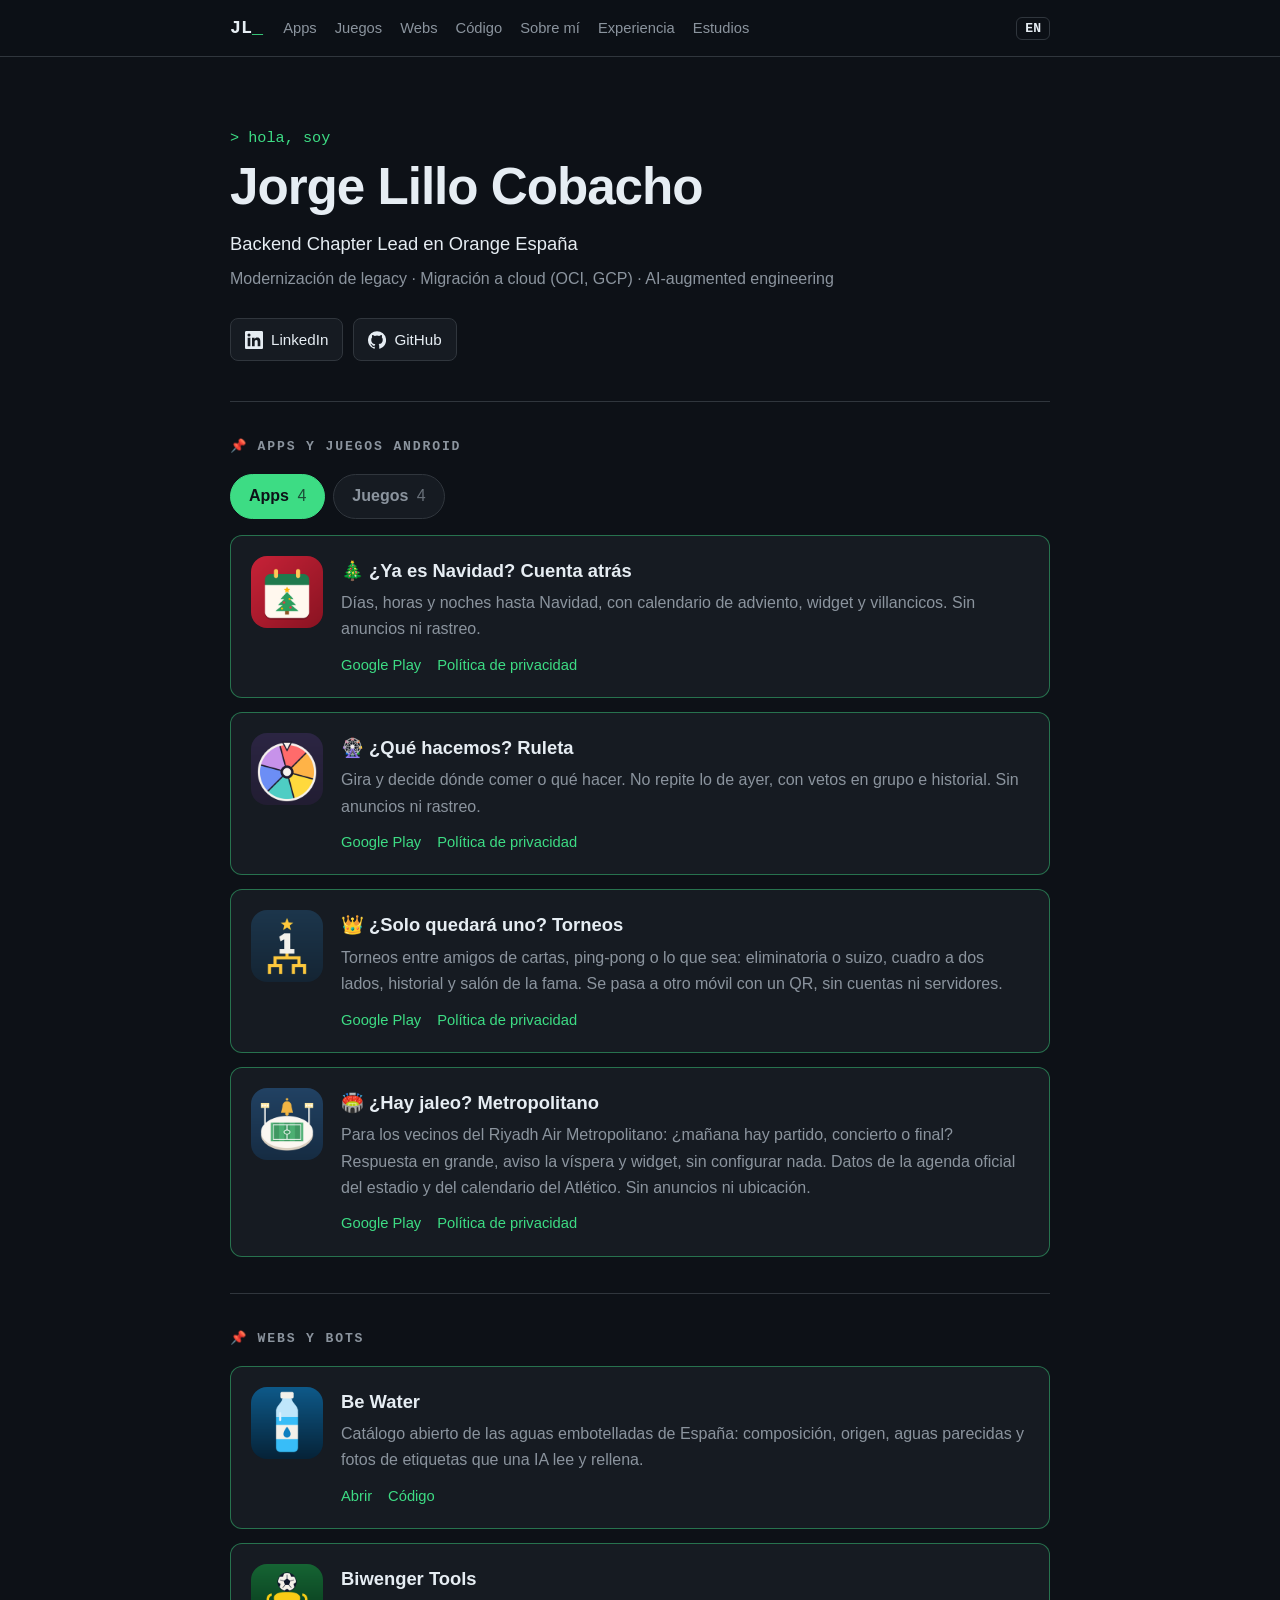
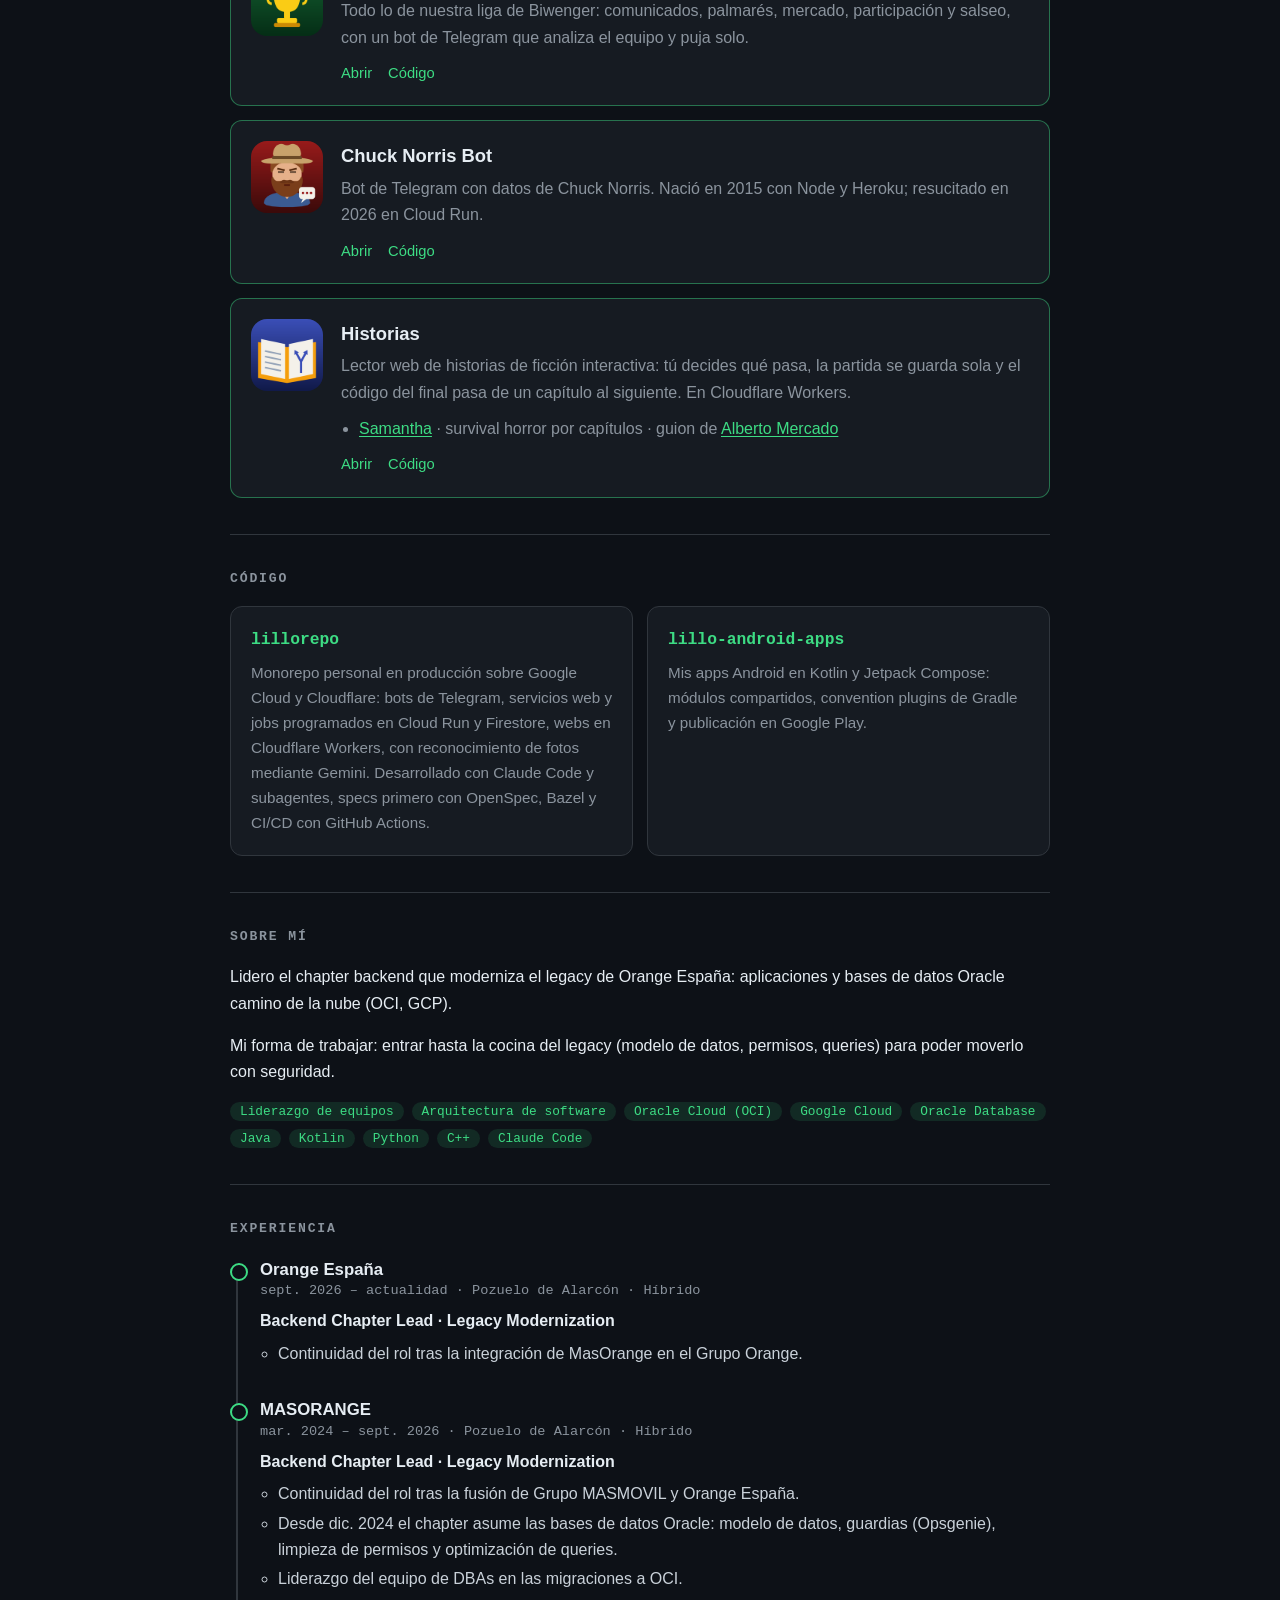
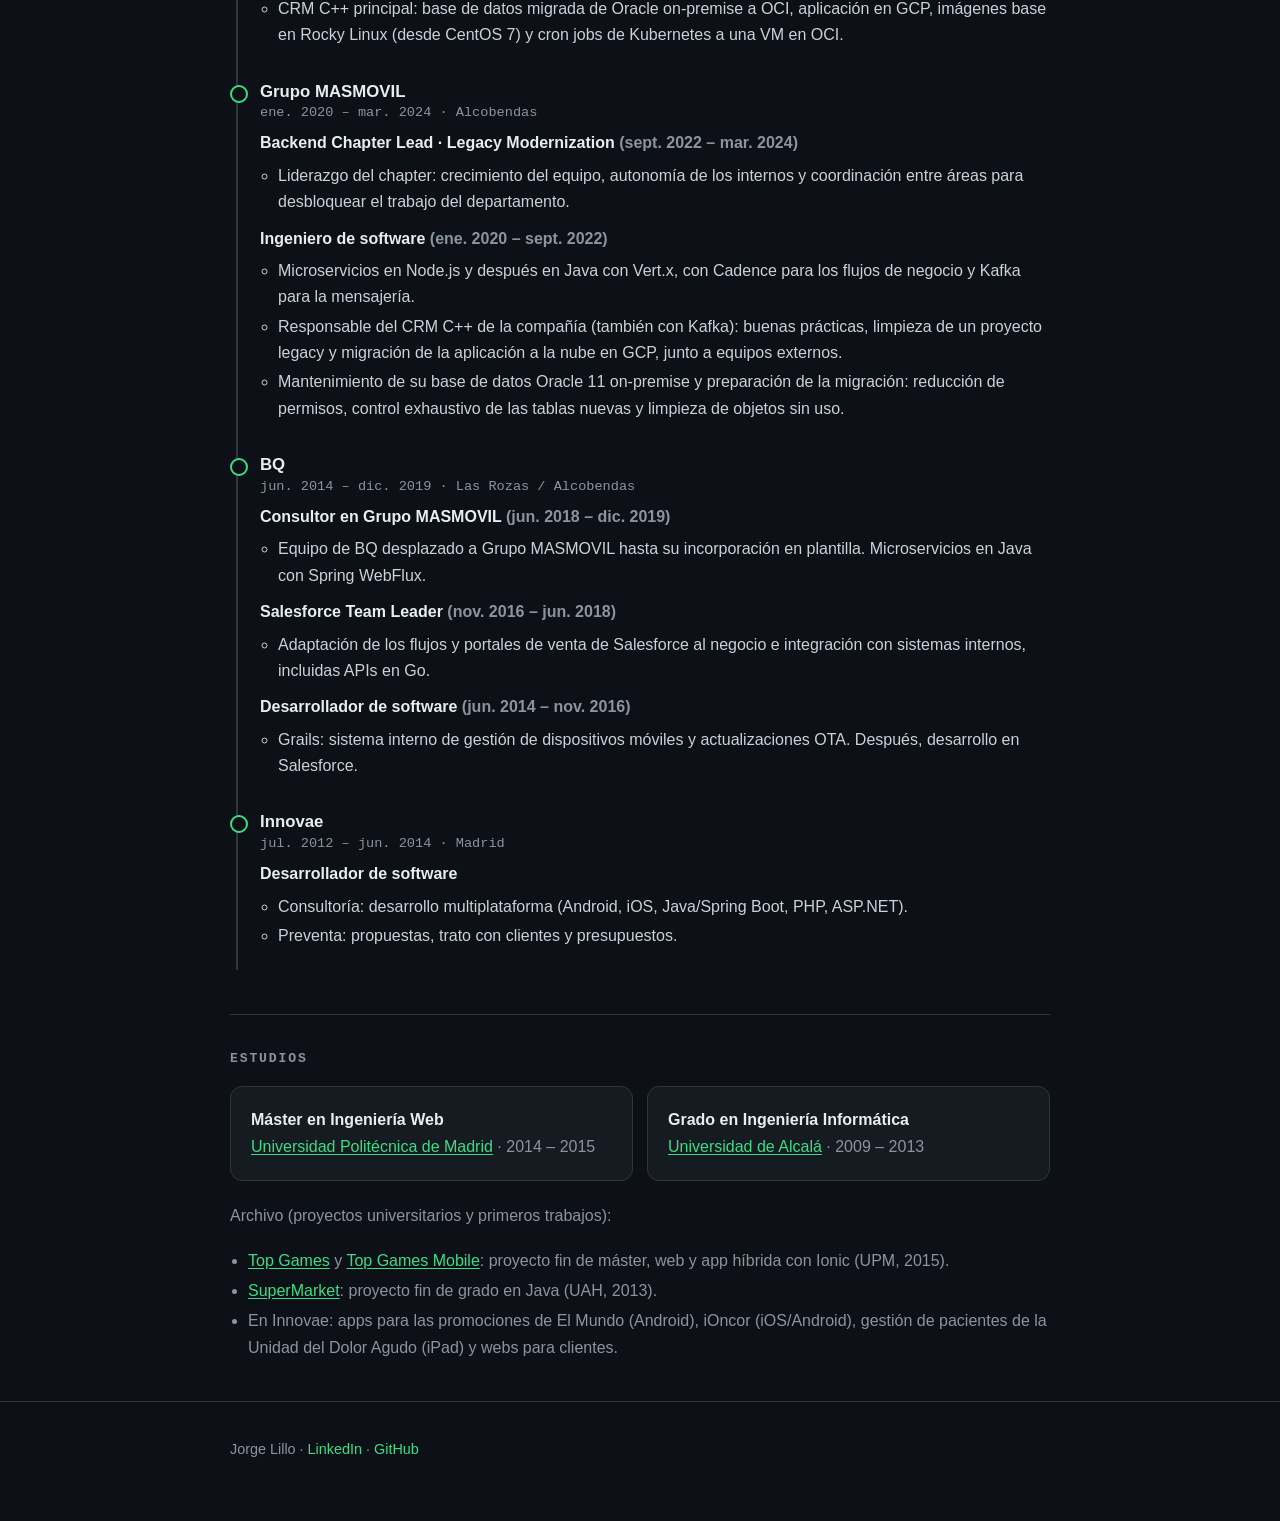
<file: index.html>
<!doctype html>
<html lang="es">
<head>
<meta charset="utf-8">
<!-- The script hash must change with the inline script below (scripts/check_csp.py). -->
<meta http-equiv="Content-Security-Policy" content="default-src 'self'; script-src 'sha256-vknLZcKhse9tWlaaBHLUj84sTx/6EaGlqLKZi0hmxvE='; style-src 'self'; img-src 'self'; object-src 'none'; base-uri 'none'; form-action 'none'">
<meta name="viewport" content="width=device-width, initial-scale=1">
<title>Jorge Lillo · Backend Chapter Lead</title>
<meta name="description" content="Jorge Lillo Cobacho: Backend Chapter Lead en Orange España. Modernización de legacy, migración a cloud (OCI, GCP) y apps Android.">
<link rel="alternate" hreflang="es" href="https://jorgelillo7.github.io/">
<link rel="alternate" hreflang="en" href="https://jorgelillo7.github.io/en/">
<link rel="canonical" href="https://jorgelillo7.github.io/">
<link rel="alternate" hreflang="x-default" href="https://jorgelillo7.github.io/">
<meta name="color-scheme" content="dark">
<meta name="theme-color" content="#0d1117">
<meta name="referrer" content="strict-origin-when-cross-origin">
<meta property="og:type" content="website">
<meta property="og:locale" content="es_ES">
<meta property="og:title" content="Jorge Lillo · Backend Chapter Lead">
<meta property="og:description" content="Jorge Lillo Cobacho: Backend Chapter Lead en Orange España. Modernización de legacy, migración a cloud (OCI, GCP) y apps Android.">
<meta property="og:url" content="https://jorgelillo7.github.io/">
<meta property="og:image" content="https://jorgelillo7.github.io/assets/og-card.png">
<meta property="og:image:width" content="1200">
<meta property="og:image:height" content="630">
<meta property="og:image:alt" content="Jorge Lillo Cobacho, Backend Chapter Lead en Orange España, junto a los iconos de las apps">
<meta name="twitter:card" content="summary_large_image">
<link rel="icon" href="/assets/favicon.png">
<link rel="apple-touch-icon" href="/assets/apple-touch-icon.png">
<link rel="stylesheet" href="/assets/site.css">
</head>
<body>
<a class="skip" href="#main">Saltar al contenido</a>
<header class="top">
  <div class="wrap">
    <a class="logo" href="/">JL<span>_</span></a>
    <nav class="sections">
      <a href="#apps">Apps</a>
      <a href="#juegos">Juegos</a>
      <a href="#webs">Webs</a>
      <a href="#proyectos">Código</a>
      <a href="#sobre-mi">Sobre mí</a>
      <a href="#experiencia">Experiencia</a>
      <a href="#estudios">Estudios</a>
    </nav>
    <a class="lang" href="/en/" hreflang="en" lang="en">EN</a>
  </div>
</header>

<main class="wrap" id="main">
  <div class="hero">
    <p class="prompt">&gt; hola, soy</p>
    <h1>Jorge Lillo Cobacho</h1>
    <p class="role">Backend Chapter Lead en Orange España</p>
    <p class="focus">Modernización de legacy · Migración a cloud (OCI, GCP) · AI-augmented engineering</p>
    <div class="links">
      <a class="btn" href="https://www.linkedin.com/in/jorgelillo">
        <svg viewBox="0 0 24 24" aria-hidden="true"><path d="M20.45 20.45h-3.56v-5.57c0-1.33-.02-3.04-1.85-3.04-1.85 0-2.14 1.45-2.14 2.94v5.67H9.34V9h3.42v1.56h.05c.48-.9 1.64-1.85 3.37-1.85 3.6 0 4.27 2.37 4.27 5.46v6.28zM5.34 7.43a2.06 2.06 0 1 1 0-4.13 2.06 2.06 0 0 1 0 4.13zM7.12 20.45H3.56V9h3.56v11.45zM22.22 0H1.77C.79 0 0 .77 0 1.73v20.54C0 23.23.79 24 1.77 24h20.45c.98 0 1.78-.77 1.78-1.73V1.73C24 .77 23.2 0 22.22 0z"/></svg>
        LinkedIn
      </a>
      <a class="btn" href="https://github.com/jorgelillo7">
        <svg viewBox="0 0 24 24" aria-hidden="true"><path d="M12 .3a12 12 0 0 0-3.8 23.38c.6.12.83-.26.83-.57v-2c-3.34.73-4.04-1.6-4.04-1.6-.55-1.4-1.34-1.77-1.34-1.77-1.09-.74.08-.73.08-.73 1.2.09 1.84 1.24 1.84 1.24 1.07 1.83 2.8 1.3 3.49 1 .1-.78.42-1.31.76-1.61-2.67-.3-5.47-1.33-5.47-5.93 0-1.31.47-2.38 1.24-3.22-.14-.3-.54-1.52.1-3.18 0 0 1-.32 3.3 1.23a11.5 11.5 0 0 1 6 0c2.28-1.55 3.29-1.23 3.29-1.23.64 1.66.24 2.88.12 3.18a4.65 4.65 0 0 1 1.23 3.22c0 4.61-2.8 5.63-5.48 5.92.42.36.81 1.1.81 2.22v3.29c0 .32.22.7.82.58A12 12 0 0 0 12 .3"/></svg>
        GitHub
      </a>
    </div>
  </div>

  <section id="apps" class="catalog">
    <h2><span class="pin">📌</span> Apps y juegos Android</h2>
    <!-- Apps or games, one list at a time (without JavaScript both show, one after the other).
         #apps and #juegos in the address open each tab. -->
    <span id="juegos" class="anchor"></span>
    <div class="tabs" role="tablist">
      <button type="button" role="tab" id="tab-apps" aria-controls="apps-list" aria-selected="true">Apps <span class="n">4</span></button>
      <button type="button" role="tab" id="tab-juegos" aria-controls="juegos-list" aria-selected="false">Juegos <span class="n">4</span></button>
    </div>
    <div class="apps" id="apps-list" role="tabpanel" aria-labelledby="tab-apps">
      <article class="card app">
        <img src="/assets/apps/christmas-countdown.png" alt="Icono de ¿Ya es Navidad?" width="72" height="72">
        <div>
          <h3>🎄 ¿Ya es Navidad? Cuenta atrás</h3>
          <p>Días, horas y noches hasta Navidad, con calendario de adviento, widget y villancicos. Sin anuncios ni rastreo.</p>
          <div class="actions">
            <a href="https://play.google.com/store/apps/details?id=com.jorgelillo.christmascountdown">Google Play</a>
            <a href="/privacy/christmas-countdown/">Política de privacidad</a>
          </div>
        </div>
      </article>
      <article class="card app">
        <img src="/assets/apps/decision-wheel.png" alt="Icono de ¿Qué hacemos? Ruleta" width="72" height="72">
        <div>
          <h3>🎡 ¿Qué hacemos? Ruleta</h3>
          <p>Gira y decide dónde comer o qué hacer. No repite lo de ayer, con vetos en grupo e historial. Sin anuncios ni rastreo.</p>
          <div class="actions">
            <a href="https://play.google.com/store/apps/details?id=com.jorgelillo.decisionwheel">Google Play</a>
            <a href="/privacy/decision-wheel/">Política de privacidad</a>
          </div>
        </div>
      </article>
      <article class="card app">
        <img src="/assets/apps/tournaments.png" alt="Icono de ¿Solo quedará uno?" width="72" height="72">
        <div>
          <h3>👑 ¿Solo quedará uno? Torneos</h3>
          <p>Torneos entre amigos de cartas, ping-pong o lo que sea: eliminatoria o suizo, cuadro a dos lados, historial y salón de la fama. Se pasa a otro móvil con un QR, sin cuentas ni servidores.</p>
          <div class="actions">
            <a href="https://play.google.com/store/apps/details?id=com.jorgelillo.tournaments">Google Play</a>
            <a href="/privacy/tournaments/">Política de privacidad</a>
          </div>
        </div>
      </article>
      <article class="card app">
        <img src="/assets/apps/stadium-events.png" alt="Icono de ¿Hay jaleo? Metropolitano" width="72" height="72">
        <div>
          <h3>🏟️ ¿Hay jaleo? Metropolitano</h3>
          <p>Para los vecinos del Riyadh Air Metropolitano: ¿mañana hay partido, concierto o final? Respuesta en grande, aviso la víspera y widget, sin configurar nada. Datos de la agenda oficial del estadio y del calendario del Atlético. Sin anuncios ni ubicación.</p>
          <div class="actions">
            <a href="https://play.google.com/store/apps/details?id=com.jorgelillo.stadiumevents">Google Play</a>
            <a href="/privacy/stadium-events/">Política de privacidad</a>
          </div>
        </div>
      </article>
    </div>
    <div class="apps" id="juegos-list" role="tabpanel" aria-labelledby="tab-juegos">
      <article class="card app">
        <img src="/assets/apps/whos-lying.png" alt="Icono de ¿Quién miente?" width="72" height="72" loading="lazy">
        <div>
          <h3>🕵️ ¿Quién miente? Impostor</h3>
          <p>El juego del impostor para jugar en grupo con un solo móvil: tres modos, modo dibujo y 21 paquetes gratis. Sin anuncios ni rastreo.</p>
          <div class="actions">
            <a href="https://play.google.com/store/apps/details?id=com.jorgelillo.whoslying">Google Play</a>
            <a href="/privacy/whos-lying/">Política de privacidad</a>
          </div>
        </div>
      </article>
      <article class="card app">
        <img src="/assets/apps/league-cards.png" alt="Icono de ¿Quién llora esta jornada?" width="72" height="72" loading="lazy">
        <div>
          <h3>😭 ¿Quién llora esta jornada?</h3>
          <p>Juego de cartas para tu liga fantasy entre amigos, al estilo Reigns: los de la liga te escriben cada jornada y decides deslizando. Vigila el dinero, la plantilla, la paciencia de la liga y los lloros; colecciona logros y finales.</p>
          <div class="actions">
            <a href="https://play.google.com/store/apps/details?id=com.jorgelillo.leaguecards">Google Play</a>
            <a href="/privacy/league-cards/">Política de privacidad</a>
          </div>
        </div>
      </article>
      <article class="card app">
        <img src="/assets/apps/slipper.png" alt="Icono de ¿Te pilla la chancla?" width="72" height="72" loading="lazy">
        <div>
          <h3>🩴 ¿Te pilla la chancla?</h3>
          <p>Huye de la abuela, salta sus chanclas y róbale las croquetas. Combos, bocatas y patines, reto del día, chanclas para desbloquear y retos por enlace con la misma partida. Pixel art, un dedo y sin anuncios.</p>
          <div class="actions">
            <a href="https://play.google.com/store/apps/details?id=com.jorgelillo.slipper">Google Play</a>
            <a href="/privacy/slipper/">Política de privacidad</a>
          </div>
        </div>
      </article>
      <article class="card app">
        <img src="/assets/apps/summandos.png" alt="Icono de Sumandos" width="72" height="72" loading="lazy">
        <div>
          <h3>➕ Sumandos</h3>
          <p>Elige la puerta que más suma y haz crecer tu pelotón de ballesteros contra la horda de esqueletos. Cuatro rangos, del Recluta (sumas y restas) a la Leyenda (cuentas de dos pasos), 100 niveles con estrellas y jefes enormes cada cinco. Sin anuncios.</p>
          <div class="actions">
            <a href="https://play.google.com/store/apps/details?id=com.jorgelillo.summandos">Google Play</a>
            <a href="/privacy/summandos/">Política de privacidad</a>
          </div>
        </div>
      </article>
    </div>
  </section>

  <section id="webs">
    <h2><span class="pin">📌</span> Webs y bots</h2>
    <div class="apps">
      <article class="card app">
        <img src="/assets/apps/be-water.png" alt="Icono de Be Water" width="72" height="72" loading="lazy">
        <div>
          <h3>Be Water</h3>
          <p>Catálogo abierto de las aguas embotelladas de España: composición, origen, aguas parecidas y fotos de etiquetas que una IA lee y rellena.</p>
          <div class="actions">
            <a href="https://be-water-lzqhg7kcoa-no.a.run.app">Abrir</a>
            <a href="https://github.com/jorgelillo7/lillorepo/tree/master/packages/be_water">Código</a>
          </div>
        </div>
      </article>
      <article class="card app">
        <img src="/assets/apps/biwenger-tools.png" alt="Icono de Biwenger Tools" width="72" height="72" loading="lazy">
        <div>
          <h3>Biwenger Tools</h3>
          <p>Todo lo de nuestra liga de Biwenger: comunicados, palmarés, mercado, participación y salseo, con un bot de Telegram que analiza el equipo y puja solo.</p>
          <div class="actions">
            <a href="https://biwenger-summary-pjpqofuevq-no.a.run.app/">Abrir</a>
            <a href="https://github.com/jorgelillo7/lillorepo/tree/master/packages/biwenger_tools">Código</a>
          </div>
        </div>
      </article>
      <article class="card app">
        <img src="/assets/apps/chucknorris-bot.png" alt="Icono de Chuck Norris Bot" width="72" height="72" loading="lazy">
        <div>
          <h3>Chuck Norris Bot</h3>
          <p>Bot de Telegram con datos de Chuck Norris. Nació en 2015 con Node y Heroku; resucitado en 2026 en Cloud Run.</p>
          <div class="actions">
            <a href="https://chucknorris-bot-pjpqofuevq-no.a.run.app">Abrir</a>
            <a href="https://github.com/jorgelillo7/lillorepo/tree/master/packages/chucknorris_bot">Código</a>
          </div>
        </div>
      </article>
      <article class="card app">
        <img src="/assets/apps/interactive-fiction.png" alt="Icono de Historias" width="72" height="72" loading="lazy">
        <div>
          <h3>Historias</h3>
          <p>Lector web de historias de ficción interactiva: tú decides qué pasa, la partida se guarda sola y el código del final pasa de un capítulo al siguiente. En Cloudflare Workers.</p>
          <ul class="stories">
            <li><a href="https://interactive-fiction.jorgelillo.workers.dev/#/capitulos/samantha">Samantha</a> · survival horror por capítulos · guion de <a href="https://www.linkedin.com/in/alberto-mercado-domingo-8a588a99">Alberto Mercado</a></li>
          </ul>
          <div class="actions">
            <a href="https://interactive-fiction.jorgelillo.workers.dev">Abrir</a>
            <a href="https://github.com/jorgelillo7/lillorepo/tree/master/packages/interactive_fiction">Código</a>
          </div>
        </div>
      </article>
    </div>
  </section>

  <section id="proyectos">
    <h2>Código</h2>
    <div class="grid">
      <article class="card project">
        <h3><a href="https://github.com/jorgelillo7/lillorepo">lillorepo</a></h3>
        <p>Monorepo personal en producción sobre Google Cloud y Cloudflare: bots de Telegram, servicios web y jobs programados en Cloud Run y Firestore, webs en Cloudflare Workers, con reconocimiento de fotos mediante Gemini. Desarrollado con Claude Code y subagentes, specs primero con OpenSpec, Bazel y CI/CD con GitHub Actions.</p>
      </article>
      <article class="card project">
        <h3><a href="https://github.com/jorgelillo7/lillo-android-apps">lillo-android-apps</a></h3>
        <p>Mis apps Android en Kotlin y Jetpack Compose: módulos compartidos, convention plugins de Gradle y publicación en Google Play.</p>
      </article>
    </div>
  </section>

  <section id="sobre-mi">
    <h2>Sobre mí</h2>
    <p>Lidero el chapter backend que moderniza el legacy de Orange España: aplicaciones y bases de datos Oracle camino de la nube (OCI, GCP).</p>
    <p>Mi forma de trabajar: entrar hasta la cocina del legacy (modelo de datos, permisos, queries) para poder moverlo con seguridad.</p>
    <ul class="tags">
      <li>Liderazgo de equipos</li><li>Arquitectura de software</li><li>Oracle Cloud (OCI)</li>
      <li>Google Cloud</li><li>Oracle Database</li><li>Java</li><li>Kotlin</li><li>Python</li><li>C++</li><li>Claude Code</li>
    </ul>
  </section>

  <section id="experiencia">
    <h2>Experiencia</h2>
    <ol class="timeline">
      <li>
        <div class="company">Orange España</div>
        <div class="when">sept. 2026 – actualidad · Pozuelo de Alarcón · Híbrido</div>
        <div class="role-item">
          <div class="title">Backend Chapter Lead · Legacy Modernization</div>
          <ul><li>Continuidad del rol tras la integración de MasOrange en el Grupo Orange.</li></ul>
        </div>
      </li>
      <li>
        <div class="company">MASORANGE</div>
        <div class="when">mar. 2024 – sept. 2026 · Pozuelo de Alarcón · Híbrido</div>
        <div class="role-item">
          <div class="title">Backend Chapter Lead · Legacy Modernization</div>
          <ul>
            <li>Continuidad del rol tras la fusión de Grupo MASMOVIL y Orange España.</li>
            <li>Desde dic. 2024 el chapter asume las bases de datos Oracle: modelo de datos, guardias (Opsgenie), limpieza de permisos y optimización de queries.</li>
            <li>Liderazgo del equipo de DBAs en las migraciones a OCI.</li>
            <li>CRM C++ principal: base de datos migrada de Oracle on-premise a OCI, aplicación en GCP, imágenes base en Rocky Linux (desde CentOS 7) y cron jobs de Kubernetes a una VM en OCI.</li>
          </ul>
        </div>
      </li>
      <li>
        <div class="company">Grupo MASMOVIL</div>
        <div class="when">ene. 2020 – mar. 2024 · Alcobendas</div>
        <div class="role-item">
          <div class="title">Backend Chapter Lead · Legacy Modernization <span class="muted">(sept. 2022 – mar. 2024)</span></div>
          <ul><li>Liderazgo del chapter: crecimiento del equipo, autonomía de los internos y coordinación entre áreas para desbloquear el trabajo del departamento.</li></ul>
        </div>
        <div class="role-item">
          <div class="title">Ingeniero de software <span class="muted">(ene. 2020 – sept. 2022)</span></div>
          <ul>
            <li>Microservicios en Node.js y después en Java con Vert.x, con Cadence para los flujos de negocio y Kafka para la mensajería.</li>
            <li>Responsable del CRM C++ de la compañía (también con Kafka): buenas prácticas, limpieza de un proyecto legacy y migración de la aplicación a la nube en GCP, junto a equipos externos.</li>
            <li>Mantenimiento de su base de datos Oracle 11 on-premise y preparación de la migración: reducción de permisos, control exhaustivo de las tablas nuevas y limpieza de objetos sin uso.</li>
          </ul>
        </div>
      </li>
      <li>
        <div class="company">BQ</div>
        <div class="when">jun. 2014 – dic. 2019 · Las Rozas / Alcobendas</div>
        <div class="role-item">
          <div class="title">Consultor en Grupo MASMOVIL <span class="muted">(jun. 2018 – dic. 2019)</span></div>
          <ul><li>Equipo de BQ desplazado a Grupo MASMOVIL hasta su incorporación en plantilla. Microservicios en Java con Spring WebFlux.</li></ul>
        </div>
        <div class="role-item">
          <div class="title">Salesforce Team Leader <span class="muted">(nov. 2016 – jun. 2018)</span></div>
          <ul><li>Adaptación de los flujos y portales de venta de Salesforce al negocio e integración con sistemas internos, incluidas APIs en Go.</li></ul>
        </div>
        <div class="role-item">
          <div class="title">Desarrollador de software <span class="muted">(jun. 2014 – nov. 2016)</span></div>
          <ul><li>Grails: sistema interno de gestión de dispositivos móviles y actualizaciones OTA. Después, desarrollo en Salesforce.</li></ul>
        </div>
      </li>
      <li>
        <div class="company">Innovae</div>
        <div class="when">jul. 2012 – jun. 2014 · Madrid</div>
        <div class="role-item">
          <div class="title">Desarrollador de software</div>
          <ul>
            <li>Consultoría: desarrollo multiplataforma (Android, iOS, Java/Spring Boot, PHP, ASP.NET).</li>
            <li>Preventa: propuestas, trato con clientes y presupuestos.</li>
          </ul>
        </div>
      </li>
    </ol>
  </section>

  <section id="estudios">
    <h2>Estudios</h2>
    <div class="grid">
      <div class="card">
        <strong>Máster en Ingeniería Web</strong>
        <div class="muted"><a href="https://www.upm.es">Universidad Politécnica de Madrid</a> · 2014 – 2015</div>
      </div>
      <div class="card">
        <strong>Grado en Ingeniería Informática</strong>
        <div class="muted"><a href="https://www.uah.es">Universidad de Alcalá</a> · 2009 – 2013</div>
      </div>
    </div>
    <p class="muted archive-note">Archivo (proyectos universitarios y primeros trabajos):</p>
    <ul class="archive">
      <li><a href="https://github.com/jorgelillo7/top_games">Top Games</a> y <a href="https://github.com/jorgelillo7/top_games_ionic">Top Games Mobile</a>: proyecto fin de máster, web y app híbrida con Ionic (UPM, 2015).</li>
      <li><a href="https://github.com/jorgelillo7/SuperMarket">SuperMarket</a>: proyecto fin de grado en Java (UAH, 2013).</li>
      <li>En Innovae: apps para las promociones de El Mundo (Android), iOncor (iOS/Android), gestión de pacientes de la Unidad del Dolor Agudo (iPad) y webs para clientes.</li>
    </ul>
  </section>
</main>

<footer>
  <div class="wrap">Jorge Lillo · <a href="https://www.linkedin.com/in/jorgelillo">LinkedIn</a> · <a href="https://github.com/jorgelillo7">GitHub</a></div>
</footer>
<script>
// Apps / games tabs: one list at a time; #juegos (the menu link) opens the games.
(() => {
  const tabs = [...document.querySelectorAll('.catalog [role="tab"]')];
  const show = id => tabs.forEach(t => {
    const on = t.id === "tab-" + id;
    t.setAttribute("aria-selected", on);
    t.tabIndex = on ? 0 : -1;
    document.getElementById(t.getAttribute("aria-controls")).hidden = !on;
  });
  tabs.forEach(t => t.addEventListener("click", () => show(t.id.slice(4))));
  // Arrow keys move between the tabs, as the tab pattern promises.
  tabs.forEach((t, i) => t.addEventListener("keydown", e => {
    const step = { ArrowRight: 1, ArrowLeft: -1 }[e.key];
    if (!step) return;
    const next = tabs[(i + step + tabs.length) % tabs.length];
    show(next.id.slice(4));
    next.focus();
  }));
  const fromHash = () => { if (location.hash === "#juegos") { show("juegos"); document.getElementById("apps").scrollIntoView(); } else if (location.hash === "#apps") show("apps"); };
  window.addEventListener("hashchange", fromHash);
  show("apps");
  fromHash();
})();
</script>
</body>
</html>
</file>
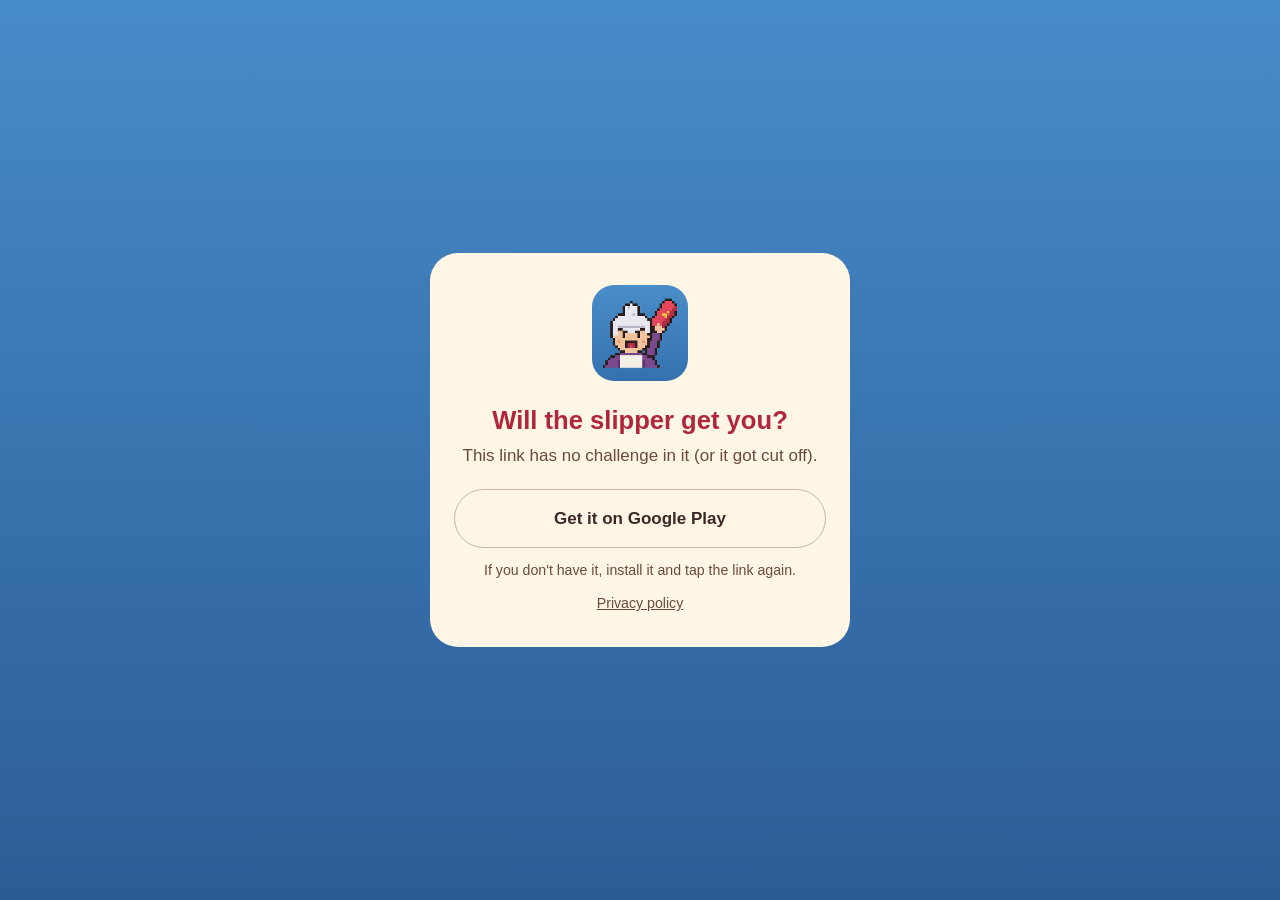
<file: c/index.html>
<!doctype html>
<html lang="es">
<head>
<meta charset="utf-8">
<!-- The hashes must change with the inline script and style below (scripts/check_csp.py). -->
<meta http-equiv="Content-Security-Policy" content="default-src 'self'; script-src 'sha256-KXwj1DtSQ/ibC7sVHho32GWbVwynKJPmubDzQ8Jv/ig='; style-src 'sha256-qUx6zExIh6zCne5CJ1/57S4poNWyjMdN0V/ugTrgytA='; img-src 'self'; object-src 'none'; base-uri 'none'; form-action 'none'">
<meta name="viewport" content="width=device-width, initial-scale=1">
<title>¿Te pilla la chancla? · Reto</title>
<meta name="description" content="Te han retado en ¿Te pilla la chancla?: la misma partida, las mismas chanclas.">
<meta property="og:title" content="¿Te pilla la chancla? 🩴">
<meta property="og:description" content="Te han retado: misma partida, mismas chanclas. ¿Lo superas?">
<meta property="og:image" content="https://jorgelillo7.github.io/assets/apps/slipper.png">
<meta name="robots" content="noindex">
<meta name="color-scheme" content="dark">
<link rel="icon" href="/assets/apps/slipper.png">
<style>
  :root { --tile: #468cc8; --deep: #2c5c96; --cream: #fff6e6; --ink: #3c2828; --muted: #6b4a3a; --red: #b0263a; --green: #1f7a5a; }
  * { box-sizing: border-box; }
  body { margin: 0; min-height: 100dvh; display: flex; align-items: center; justify-content: center; padding: 24px 16px;
         background: linear-gradient(var(--tile), var(--deep)) fixed; color: var(--ink);
         font: 17px/1.5 -apple-system, BlinkMacSystemFont, "Segoe UI", Roboto, Arial, sans-serif; }
  main { width: min(100%, 420px); background: var(--cream); border-radius: 28px; padding: 32px 24px; text-align: center; }
  img { width: 96px; height: 96px; border-radius: 22px; image-rendering: pixelated; }
  h1 { font-size: 1.6rem; margin: 12px 0 4px; color: var(--red); }
  .score { font-size: 2.6rem; font-weight: 900; margin: 8px 0; }
  p { color: var(--muted); margin: 0 0 20px; }
  .btn { display: block; padding: 16px; border-radius: 999px; background: var(--green); color: #fff; font-weight: 800;
         text-decoration: none; margin-bottom: 12px; }
  .btn.alt { background: transparent; color: var(--ink); border: 1px solid rgba(60, 40, 40, .3); }
  small { color: var(--muted); display: block; margin-top: 12px; } small a { color: var(--muted); }
  [hidden] { display: none !important; }
</style>
</head>
<body>
<main>
  <img src="/assets/apps/slipper.png" alt="">
  <h1 data-es="¿Te pilla la chancla?" data-en="Will the slipper get you?">¿Te pilla la chancla?</h1>
  <p id="lead" data-es="Te han retado. Misma partida, mismas chanclas: hay que superar" data-en="You've been challenged. Same run, same slippers: beat">Te han retado.</p>
  <div class="score" id="score" hidden></div>
  <p id="error" hidden data-es="Este enlace no contiene un reto (o ha llegado cortado)." data-en="This link has no challenge in it (or it got cut off).">Enlace no válido.</p>
  <a class="btn" id="open" href="#" hidden data-es="Aceptar el reto en la app" data-en="Take it on in the app">Aceptar el reto en la app</a>
  <a class="btn alt" id="play" href="https://play.google.com/store/apps/details?id=com.jorgelillo.slipper"
     data-es="Instalar desde Google Play" data-en="Get it on Google Play">Instalar desde Google Play</a>
  <small data-es="Si no la tienes, instálala y vuelve a tocar el enlace." data-en="If you don't have it, install it and tap the link again.">Si no la tienes, instálala y vuelve a tocar el enlace.</small>
  <small><a href="/privacy/slipper/" data-es="Política de privacidad" data-en="Privacy policy">Política de privacidad</a></small>
</main>
<script>
// The challenge travels in the link (after # or in ?d=): "1" + base64url(raw deflate(JSON)), the
// format of lillo-android-apps core/sharelink, with {s: seed, p: score, v: game version}.
const es = (navigator.language || "es").toLowerCase().startsWith("es");
const lang = es ? "es" : "en";
document.documentElement.lang = lang;
document.querySelectorAll("[data-" + lang + "]").forEach(el => { el.textContent = el.dataset[lang]; });
const code = location.hash.slice(1) || new URLSearchParams(location.search).get("d") || "";

async function decode(code) {
  if (!code.startsWith("1")) throw new Error("version");
  const b64 = code.slice(1).replace(/-/g, "+").replace(/_/g, "/");
  const bytes = Uint8Array.from(atob(b64 + "===".slice((b64.length + 3) % 4)), c => c.charCodeAt(0));
  const stream = new Blob([bytes]).stream().pipeThrough(new DecompressionStream("deflate-raw"));
  return JSON.parse(await new Response(stream).text());
}

(async () => {
  try {
    const challenge = await decode(code);
    if (typeof challenge.p !== "number") throw new Error("score");
    const score = document.getElementById("score");
    score.textContent = challenge.p.toLocaleString(es ? "es-ES" : "en-US");
    score.hidden = false;
    if (/android/i.test(navigator.userAgent)) {
      // Opens the app with this challenge if installed (the app reads ?d=), Google Play otherwise.
      const open = document.getElementById("open");
      open.href = "intent://jorgelillo7.github.io/c/?d=" + encodeURIComponent(code) +
        "#Intent;scheme=https;package=com.jorgelillo.slipper;S.browser_fallback_url=" +
        encodeURIComponent(document.getElementById("play").href) + ";end";
      open.hidden = false;
    }
  } catch (e) {
    document.getElementById("error").hidden = false;
    document.getElementById("lead").hidden = true;
  }
})();
</script>
</body>
</html>
</file>
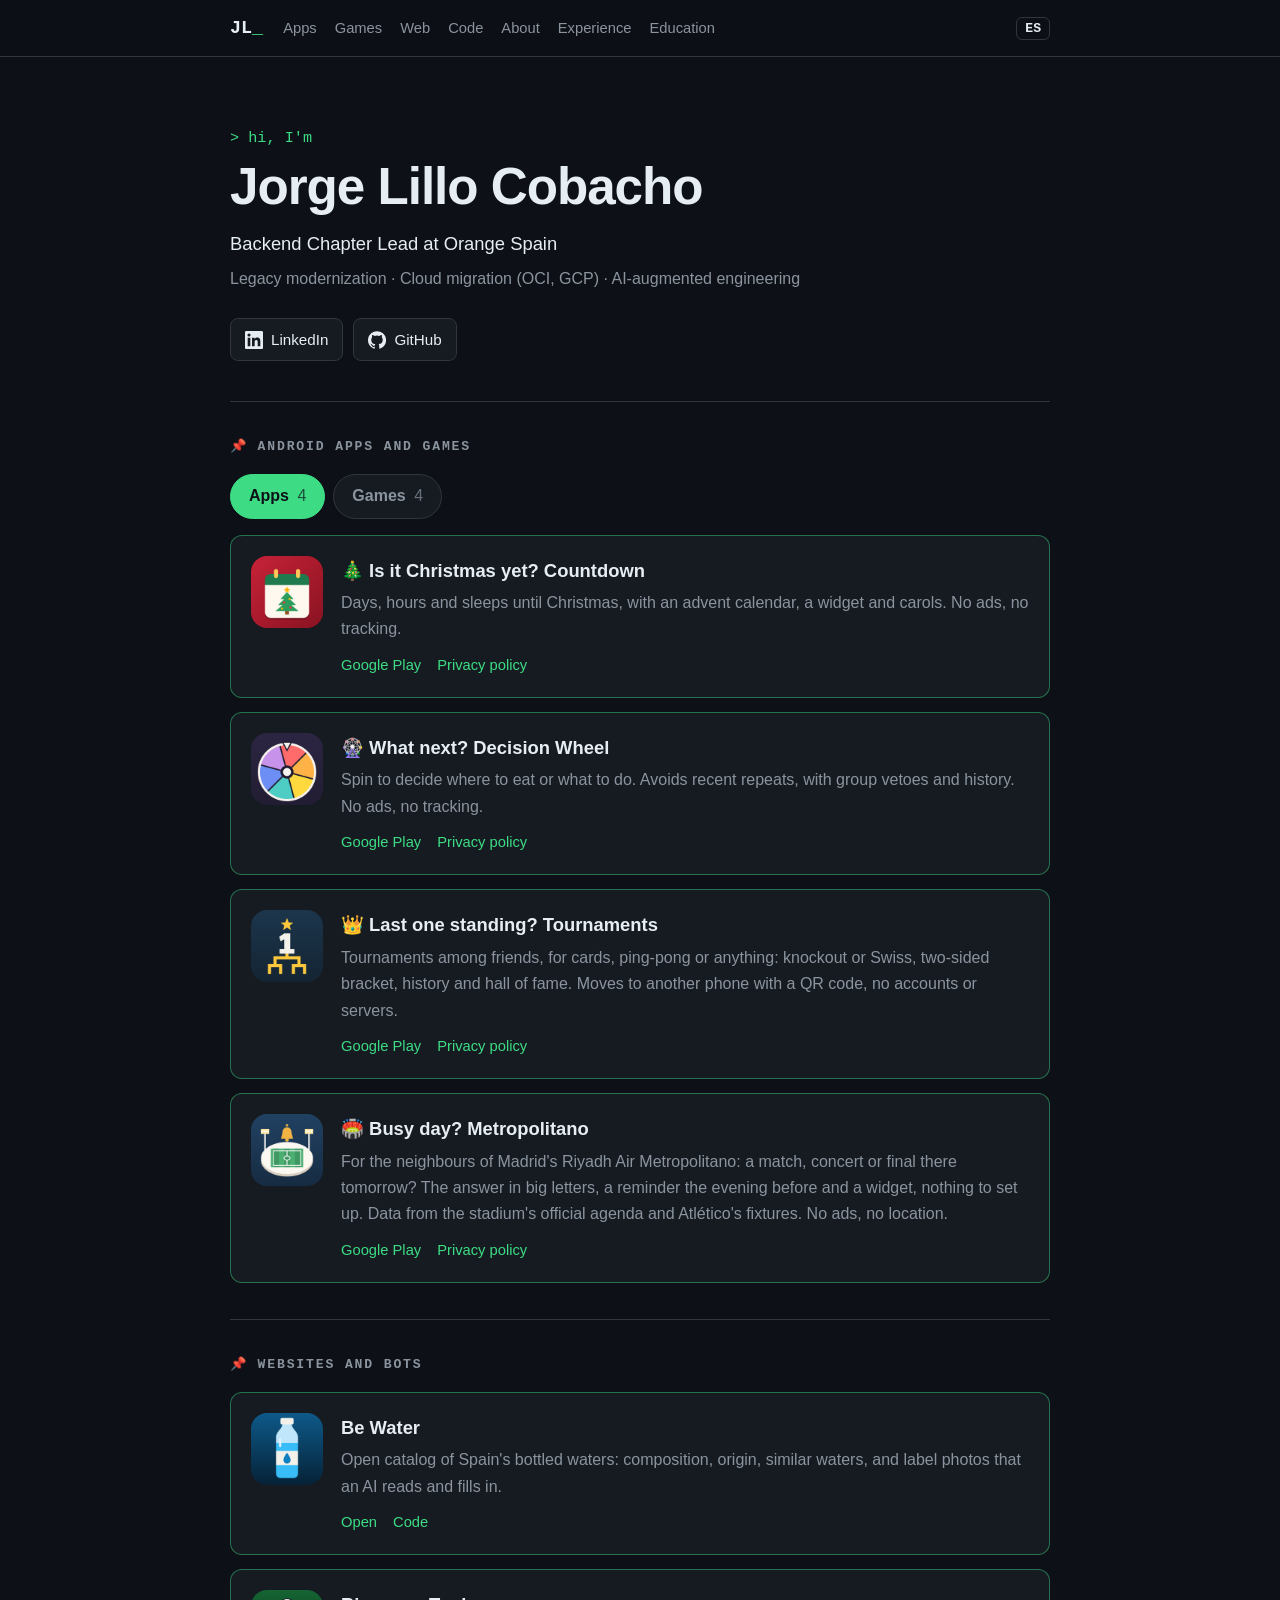
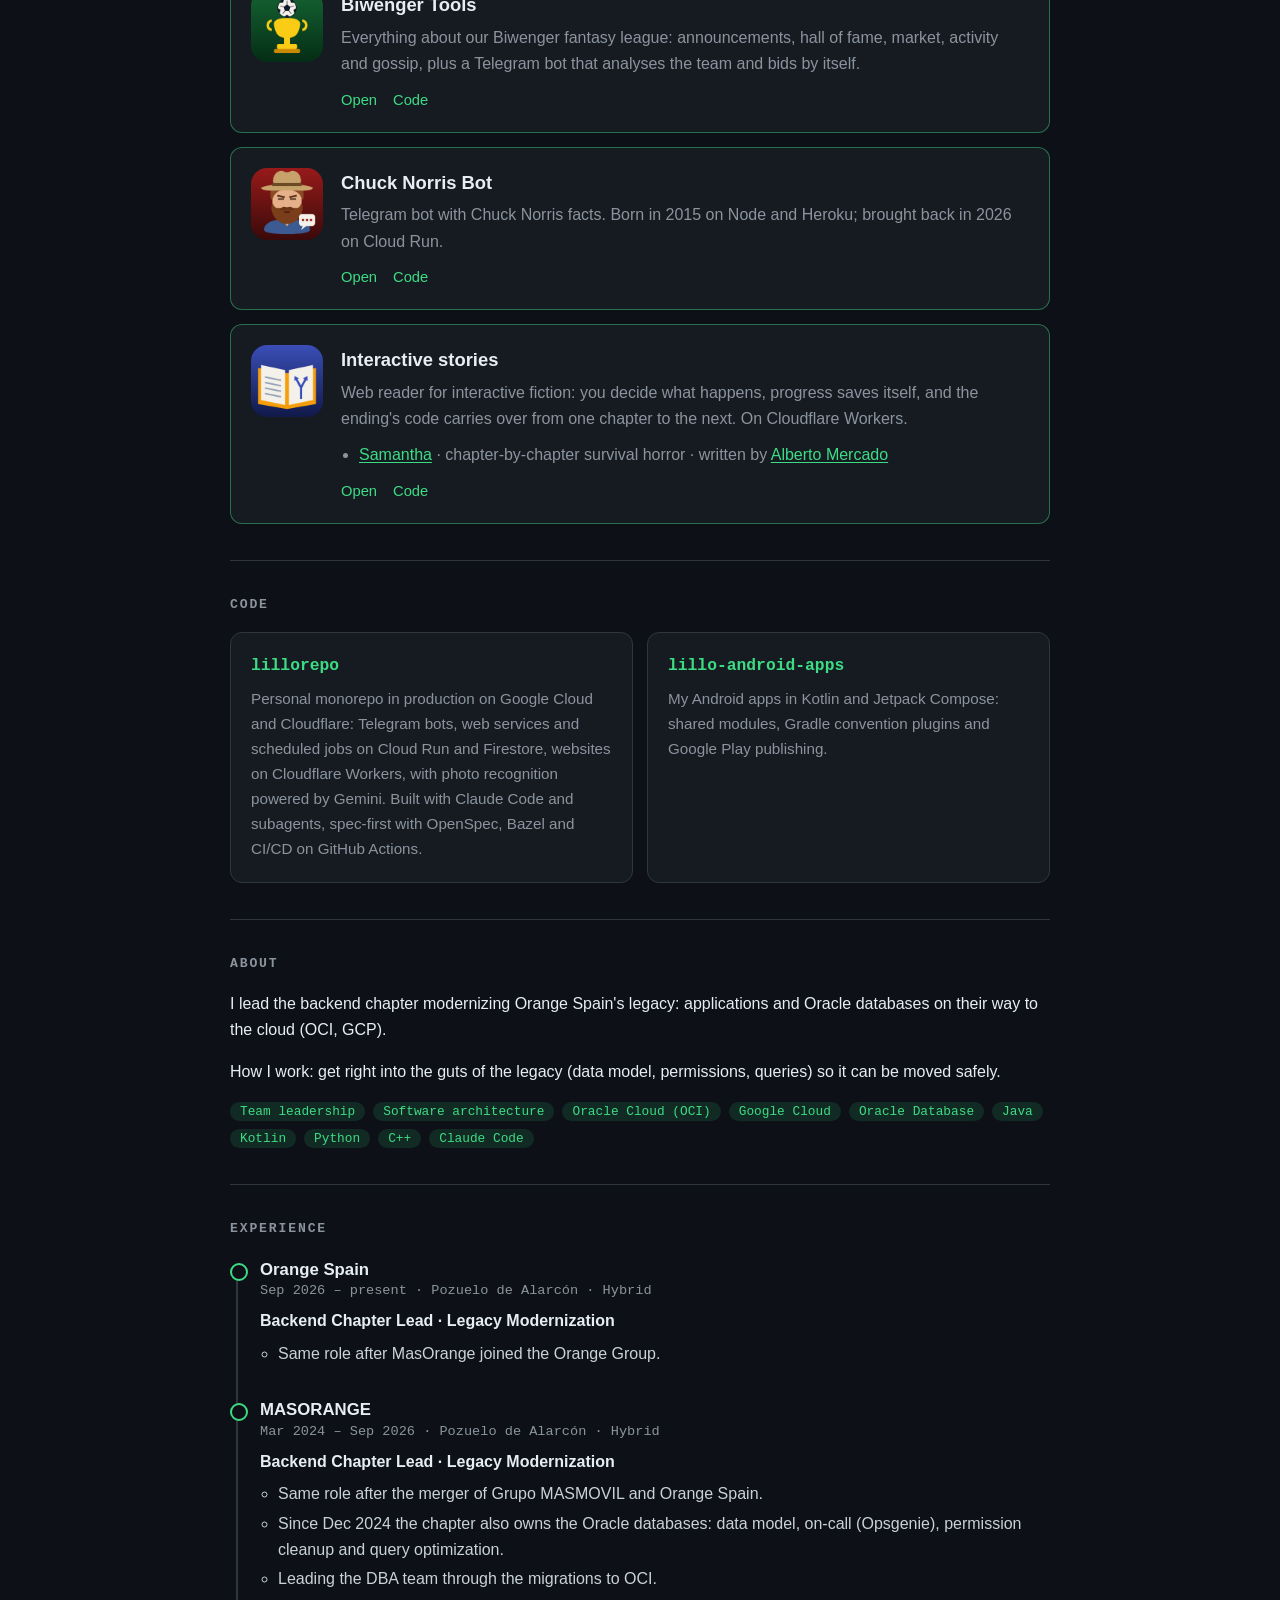
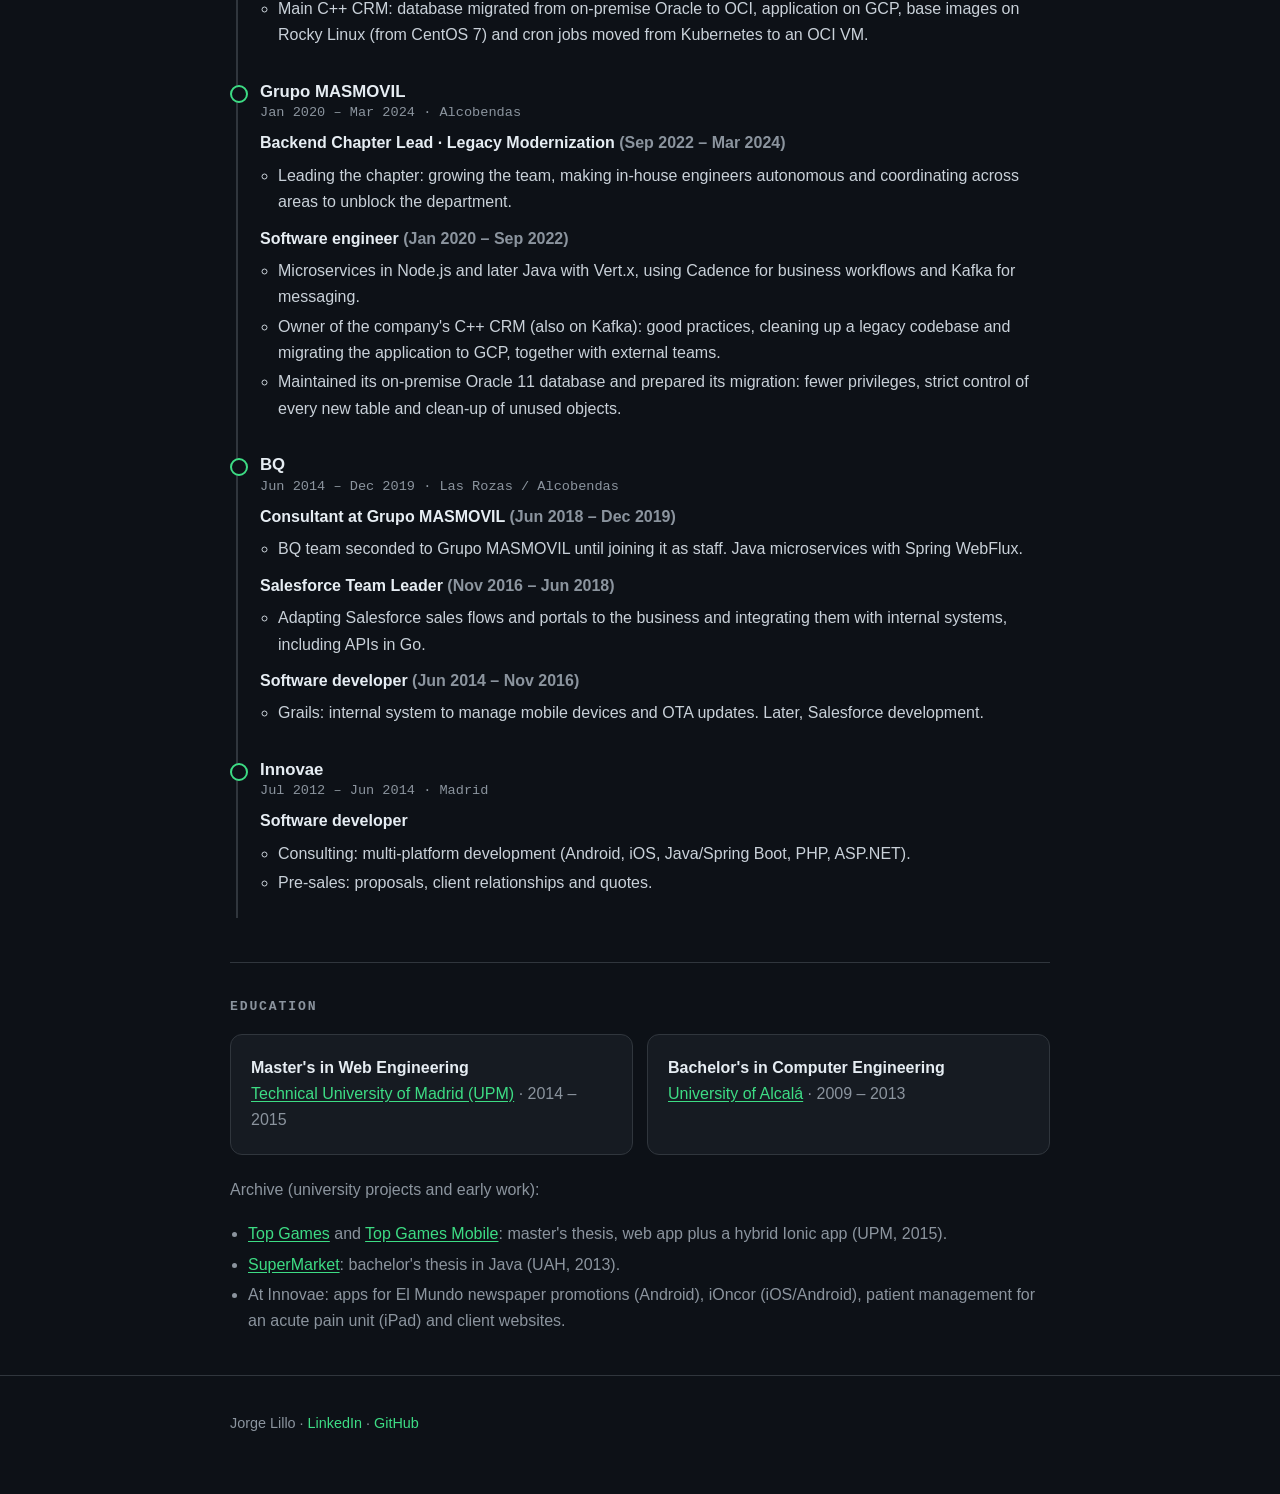
<file: en/index.html>
<!doctype html>
<html lang="en">
<head>
<meta charset="utf-8">
<!-- The script hash must change with the inline script below (scripts/check_csp.py). -->
<meta http-equiv="Content-Security-Policy" content="default-src 'self'; script-src 'sha256-eJf1kAP4rkTl9YTuCNI5PLNR3AXvcLNnlXDtNvX66Xc='; style-src 'self'; img-src 'self'; object-src 'none'; base-uri 'none'; form-action 'none'">
<meta name="viewport" content="width=device-width, initial-scale=1">
<title>Jorge Lillo · Backend Chapter Lead</title>
<meta name="description" content="Jorge Lillo Cobacho: Backend Chapter Lead at Orange Spain. Legacy modernization, cloud migration (OCI, GCP) and Android apps.">
<link rel="alternate" hreflang="es" href="https://jorgelillo7.github.io/">
<link rel="alternate" hreflang="en" href="https://jorgelillo7.github.io/en/">
<link rel="canonical" href="https://jorgelillo7.github.io/en/">
<link rel="alternate" hreflang="x-default" href="https://jorgelillo7.github.io/">
<meta name="color-scheme" content="dark">
<meta name="theme-color" content="#0d1117">
<meta name="referrer" content="strict-origin-when-cross-origin">
<meta property="og:type" content="website">
<meta property="og:locale" content="en_GB">
<meta property="og:title" content="Jorge Lillo · Backend Chapter Lead">
<meta property="og:description" content="Jorge Lillo Cobacho: Backend Chapter Lead at Orange Spain. Legacy modernization, cloud migration (OCI, GCP) and Android apps.">
<meta property="og:url" content="https://jorgelillo7.github.io/en/">
<meta property="og:image" content="https://jorgelillo7.github.io/assets/og-card.png">
<meta property="og:image:width" content="1200">
<meta property="og:image:height" content="630">
<meta property="og:image:alt" content="Jorge Lillo Cobacho, Backend Chapter Lead at Orange Spain, next to the app icons">
<meta name="twitter:card" content="summary_large_image">
<link rel="icon" href="/assets/favicon.png">
<link rel="apple-touch-icon" href="/assets/apple-touch-icon.png">
<link rel="stylesheet" href="/assets/site.css">
</head>
<body>
<a class="skip" href="#main">Skip to content</a>
<header class="top">
  <div class="wrap">
    <a class="logo" href="/en/">JL<span>_</span></a>
    <nav class="sections">
      <a href="#apps">Apps</a>
      <a href="#games">Games</a>
      <a href="#webs">Web</a>
      <a href="#projects">Code</a>
      <a href="#about">About</a>
      <a href="#experience">Experience</a>
      <a href="#education">Education</a>
    </nav>
    <a class="lang" href="/" hreflang="es" lang="es">ES</a>
  </div>
</header>

<main class="wrap" id="main">
  <div class="hero">
    <p class="prompt">&gt; hi, I'm</p>
    <h1>Jorge Lillo Cobacho</h1>
    <p class="role">Backend Chapter Lead at Orange Spain</p>
    <p class="focus">Legacy modernization · Cloud migration (OCI, GCP) · AI-augmented engineering</p>
    <div class="links">
      <a class="btn" href="https://www.linkedin.com/in/jorgelillo">
        <svg viewBox="0 0 24 24" aria-hidden="true"><path d="M20.45 20.45h-3.56v-5.57c0-1.33-.02-3.04-1.85-3.04-1.85 0-2.14 1.45-2.14 2.94v5.67H9.34V9h3.42v1.56h.05c.48-.9 1.64-1.85 3.37-1.85 3.6 0 4.27 2.37 4.27 5.46v6.28zM5.34 7.43a2.06 2.06 0 1 1 0-4.13 2.06 2.06 0 0 1 0 4.13zM7.12 20.45H3.56V9h3.56v11.45zM22.22 0H1.77C.79 0 0 .77 0 1.73v20.54C0 23.23.79 24 1.77 24h20.45c.98 0 1.78-.77 1.78-1.73V1.73C24 .77 23.2 0 22.22 0z"/></svg>
        LinkedIn
      </a>
      <a class="btn" href="https://github.com/jorgelillo7">
        <svg viewBox="0 0 24 24" aria-hidden="true"><path d="M12 .3a12 12 0 0 0-3.8 23.38c.6.12.83-.26.83-.57v-2c-3.34.73-4.04-1.6-4.04-1.6-.55-1.4-1.34-1.77-1.34-1.77-1.09-.74.08-.73.08-.73 1.2.09 1.84 1.24 1.84 1.24 1.07 1.83 2.8 1.3 3.49 1 .1-.78.42-1.31.76-1.61-2.67-.3-5.47-1.33-5.47-5.93 0-1.31.47-2.38 1.24-3.22-.14-.3-.54-1.52.1-3.18 0 0 1-.32 3.3 1.23a11.5 11.5 0 0 1 6 0c2.28-1.55 3.29-1.23 3.29-1.23.64 1.66.24 2.88.12 3.18a4.65 4.65 0 0 1 1.23 3.22c0 4.61-2.8 5.63-5.48 5.92.42.36.81 1.1.81 2.22v3.29c0 .32.22.7.82.58A12 12 0 0 0 12 .3"/></svg>
        GitHub
      </a>
    </div>
  </div>

  <section id="apps" class="catalog">
    <h2><span class="pin">📌</span> Android apps and games</h2>
    <!-- Apps or games, one list at a time (without JavaScript both show, one after the other).
         #apps and #games in the address open each tab. -->
    <span id="games" class="anchor"></span>
    <div class="tabs" role="tablist">
      <button type="button" role="tab" id="tab-apps" aria-controls="apps-list" aria-selected="true">Apps <span class="n">4</span></button>
      <button type="button" role="tab" id="tab-games" aria-controls="games-list" aria-selected="false">Games <span class="n">4</span></button>
    </div>
    <div class="apps" id="apps-list" role="tabpanel" aria-labelledby="tab-apps">
      <article class="card app">
        <img src="/assets/apps/christmas-countdown.png" alt="Is it Christmas yet? icon" width="72" height="72">
        <div>
          <h3>🎄 Is it Christmas yet? Countdown</h3>
          <p>Days, hours and sleeps until Christmas, with an advent calendar, a widget and carols. No ads, no tracking.</p>
          <div class="actions">
            <a href="https://play.google.com/store/apps/details?id=com.jorgelillo.christmascountdown">Google Play</a>
            <a href="/privacy/christmas-countdown/">Privacy policy</a>
          </div>
        </div>
      </article>
      <article class="card app">
        <img src="/assets/apps/decision-wheel.png" alt="What next? Decision Wheel icon" width="72" height="72">
        <div>
          <h3>🎡 What next? Decision Wheel</h3>
          <p>Spin to decide where to eat or what to do. Avoids recent repeats, with group vetoes and history. No ads, no tracking.</p>
          <div class="actions">
            <a href="https://play.google.com/store/apps/details?id=com.jorgelillo.decisionwheel">Google Play</a>
            <a href="/privacy/decision-wheel/">Privacy policy</a>
          </div>
        </div>
      </article>
      <article class="card app">
        <img src="/assets/apps/tournaments.png" alt="Last one standing? icon" width="72" height="72">
        <div>
          <h3>👑 Last one standing? Tournaments</h3>
          <p>Tournaments among friends, for cards, ping-pong or anything: knockout or Swiss, two-sided bracket, history and hall of fame. Moves to another phone with a QR code, no accounts or servers.</p>
          <div class="actions">
            <a href="https://play.google.com/store/apps/details?id=com.jorgelillo.tournaments">Google Play</a>
            <a href="/privacy/tournaments/">Privacy policy</a>
          </div>
        </div>
      </article>
      <article class="card app">
        <img src="/assets/apps/stadium-events.png" alt="Busy day? Metropolitano icon" width="72" height="72">
        <div>
          <h3>🏟️ Busy day? Metropolitano</h3>
          <p>For the neighbours of Madrid's Riyadh Air Metropolitano: a match, concert or final there tomorrow? The answer in big letters, a reminder the evening before and a widget, nothing to set up. Data from the stadium's official agenda and Atlético's fixtures. No ads, no location.</p>
          <div class="actions">
            <a href="https://play.google.com/store/apps/details?id=com.jorgelillo.stadiumevents">Google Play</a>
            <a href="/privacy/stadium-events/">Privacy policy</a>
          </div>
        </div>
      </article>
    </div>
    <div class="apps" id="games-list" role="tabpanel" aria-labelledby="tab-games">
      <article class="card app">
        <img src="/assets/apps/whos-lying.png" alt="Who&#39;s lying? icon" width="72" height="72" loading="lazy">
        <div>
          <h3>🕵️ Who's lying? Impostor game</h3>
          <p>The impostor word game for groups on one phone: three modes, drawing mode and 21 free packs. No ads, no tracking.</p>
          <div class="actions">
            <a href="https://play.google.com/store/apps/details?id=com.jorgelillo.whoslying">Google Play</a>
            <a href="/privacy/whos-lying/">Privacy policy</a>
          </div>
        </div>
      </article>
      <article class="card app">
        <img src="/assets/apps/league-cards.png" alt="¿Quién llora esta jornada? icon" width="72" height="72" loading="lazy">
        <div>
          <h3>😭 ¿Quién llora esta jornada? (Who cries this matchday?)</h3>
          <p>A Reigns-style card game for your fantasy football league among friends: each matchday the league's members write to you and you swipe to decide. Watch the money, the squad, the league's patience and the tears; collect achievements and endings. In Spanish.</p>
          <div class="actions">
            <a href="https://play.google.com/store/apps/details?id=com.jorgelillo.leaguecards">Google Play</a>
            <a href="/privacy/league-cards/">Privacy policy</a>
          </div>
        </div>
      </article>
      <article class="card app">
        <img src="/assets/apps/slipper.png" alt="Will the slipper get you? icon" width="72" height="72" loading="lazy">
        <div>
          <h3>🩴 Will the slipper get you?</h3>
          <p>Run from grandma, jump her slippers and steal her croquetas. Combos, sandwiches and skates, a run of the day, slippers to unlock and link challenges with the same run. Pixel art, one finger, no ads.</p>
          <div class="actions">
            <a href="https://play.google.com/store/apps/details?id=com.jorgelillo.slipper">Google Play</a>
            <a href="/privacy/slipper/">Privacy policy</a>
          </div>
        </div>
      </article>
      <article class="card app">
        <img src="/assets/apps/summandos.png" alt="Summandos icon" width="72" height="72" loading="lazy">
        <div>
          <h3>➕ Summandos</h3>
          <p>Pick the gate that adds the most and grow your squad of crossbowmen against the skeleton horde. Four ranks, from Recruit (adding and taking away) to Legend (two-step sums), 100 levels with stars and giant bosses every fifth. No ads.</p>
          <div class="actions">
            <a href="https://play.google.com/store/apps/details?id=com.jorgelillo.summandos">Google Play</a>
            <a href="/privacy/summandos/">Privacy policy</a>
          </div>
        </div>
      </article>
    </div>
  </section>

  <section id="webs">
    <h2><span class="pin">📌</span> Websites and bots</h2>
    <div class="apps">
      <article class="card app">
        <img src="/assets/apps/be-water.png" alt="Be Water icon" width="72" height="72" loading="lazy">
        <div>
          <h3>Be Water</h3>
          <p>Open catalog of Spain's bottled waters: composition, origin, similar waters, and label photos that an AI reads and fills in.</p>
          <div class="actions">
            <a href="https://be-water-lzqhg7kcoa-no.a.run.app">Open</a>
            <a href="https://github.com/jorgelillo7/lillorepo/tree/master/packages/be_water">Code</a>
          </div>
        </div>
      </article>
      <article class="card app">
        <img src="/assets/apps/biwenger-tools.png" alt="Biwenger Tools icon" width="72" height="72" loading="lazy">
        <div>
          <h3>Biwenger Tools</h3>
          <p>Everything about our Biwenger fantasy league: announcements, hall of fame, market, activity and gossip, plus a Telegram bot that analyses the team and bids by itself.</p>
          <div class="actions">
            <a href="https://biwenger-summary-pjpqofuevq-no.a.run.app/">Open</a>
            <a href="https://github.com/jorgelillo7/lillorepo/tree/master/packages/biwenger_tools">Code</a>
          </div>
        </div>
      </article>
      <article class="card app">
        <img src="/assets/apps/chucknorris-bot.png" alt="Chuck Norris Bot icon" width="72" height="72" loading="lazy">
        <div>
          <h3>Chuck Norris Bot</h3>
          <p>Telegram bot with Chuck Norris facts. Born in 2015 on Node and Heroku; brought back in 2026 on Cloud Run.</p>
          <div class="actions">
            <a href="https://chucknorris-bot-pjpqofuevq-no.a.run.app">Open</a>
            <a href="https://github.com/jorgelillo7/lillorepo/tree/master/packages/chucknorris_bot">Code</a>
          </div>
        </div>
      </article>
      <article class="card app">
        <img src="/assets/apps/interactive-fiction.png" alt="Interactive stories icon" width="72" height="72" loading="lazy">
        <div>
          <h3>Interactive stories</h3>
          <p>Web reader for interactive fiction: you decide what happens, progress saves itself, and the ending's code carries over from one chapter to the next. On Cloudflare Workers.</p>
          <ul class="stories">
            <li><a href="https://interactive-fiction.jorgelillo.workers.dev/#/capitulos/samantha">Samantha</a> · chapter-by-chapter survival horror · written by <a href="https://www.linkedin.com/in/alberto-mercado-domingo-8a588a99">Alberto Mercado</a></li>
          </ul>
          <div class="actions">
            <a href="https://interactive-fiction.jorgelillo.workers.dev">Open</a>
            <a href="https://github.com/jorgelillo7/lillorepo/tree/master/packages/interactive_fiction">Code</a>
          </div>
        </div>
      </article>
    </div>
  </section>

  <section id="projects">
    <h2>Code</h2>
    <div class="grid">
      <article class="card project">
        <h3><a href="https://github.com/jorgelillo7/lillorepo">lillorepo</a></h3>
        <p>Personal monorepo in production on Google Cloud and Cloudflare: Telegram bots, web services and scheduled jobs on Cloud Run and Firestore, websites on Cloudflare Workers, with photo recognition powered by Gemini. Built with Claude Code and subagents, spec-first with OpenSpec, Bazel and CI/CD on GitHub Actions.</p>
      </article>
      <article class="card project">
        <h3><a href="https://github.com/jorgelillo7/lillo-android-apps">lillo-android-apps</a></h3>
        <p>My Android apps in Kotlin and Jetpack Compose: shared modules, Gradle convention plugins and Google Play publishing.</p>
      </article>
    </div>
  </section>

  <section id="about">
    <h2>About</h2>
    <p>I lead the backend chapter modernizing Orange Spain's legacy: applications and Oracle databases on their way to the cloud (OCI, GCP).</p>
    <p>How I work: get right into the guts of the legacy (data model, permissions, queries) so it can be moved safely.</p>
    <ul class="tags">
      <li>Team leadership</li><li>Software architecture</li><li>Oracle Cloud (OCI)</li>
      <li>Google Cloud</li><li>Oracle Database</li><li>Java</li><li>Kotlin</li><li>Python</li><li>C++</li><li>Claude Code</li>
    </ul>
  </section>

  <section id="experience">
    <h2>Experience</h2>
    <ol class="timeline">
      <li>
        <div class="company">Orange Spain</div>
        <div class="when">Sep 2026 – present · Pozuelo de Alarcón · Hybrid</div>
        <div class="role-item">
          <div class="title">Backend Chapter Lead · Legacy Modernization</div>
          <ul><li>Same role after MasOrange joined the Orange Group.</li></ul>
        </div>
      </li>
      <li>
        <div class="company">MASORANGE</div>
        <div class="when">Mar 2024 – Sep 2026 · Pozuelo de Alarcón · Hybrid</div>
        <div class="role-item">
          <div class="title">Backend Chapter Lead · Legacy Modernization</div>
          <ul>
            <li>Same role after the merger of Grupo MASMOVIL and Orange Spain.</li>
            <li>Since Dec 2024 the chapter also owns the Oracle databases: data model, on-call (Opsgenie), permission cleanup and query optimization.</li>
            <li>Leading the DBA team through the migrations to OCI.</li>
            <li>Main C++ CRM: database migrated from on-premise Oracle to OCI, application on GCP, base images on Rocky Linux (from CentOS 7) and cron jobs moved from Kubernetes to an OCI VM.</li>
          </ul>
        </div>
      </li>
      <li>
        <div class="company">Grupo MASMOVIL</div>
        <div class="when">Jan 2020 – Mar 2024 · Alcobendas</div>
        <div class="role-item">
          <div class="title">Backend Chapter Lead · Legacy Modernization <span class="muted">(Sep 2022 – Mar 2024)</span></div>
          <ul><li>Leading the chapter: growing the team, making in-house engineers autonomous and coordinating across areas to unblock the department.</li></ul>
        </div>
        <div class="role-item">
          <div class="title">Software engineer <span class="muted">(Jan 2020 – Sep 2022)</span></div>
          <ul>
            <li>Microservices in Node.js and later Java with Vert.x, using Cadence for business workflows and Kafka for messaging.</li>
            <li>Owner of the company's C++ CRM (also on Kafka): good practices, cleaning up a legacy codebase and migrating the application to GCP, together with external teams.</li>
            <li>Maintained its on-premise Oracle 11 database and prepared its migration: fewer privileges, strict control of every new table and clean-up of unused objects.</li>
          </ul>
        </div>
      </li>
      <li>
        <div class="company">BQ</div>
        <div class="when">Jun 2014 – Dec 2019 · Las Rozas / Alcobendas</div>
        <div class="role-item">
          <div class="title">Consultant at Grupo MASMOVIL <span class="muted">(Jun 2018 – Dec 2019)</span></div>
          <ul><li>BQ team seconded to Grupo MASMOVIL until joining it as staff. Java microservices with Spring WebFlux.</li></ul>
        </div>
        <div class="role-item">
          <div class="title">Salesforce Team Leader <span class="muted">(Nov 2016 – Jun 2018)</span></div>
          <ul><li>Adapting Salesforce sales flows and portals to the business and integrating them with internal systems, including APIs in Go.</li></ul>
        </div>
        <div class="role-item">
          <div class="title">Software developer <span class="muted">(Jun 2014 – Nov 2016)</span></div>
          <ul><li>Grails: internal system to manage mobile devices and OTA updates. Later, Salesforce development.</li></ul>
        </div>
      </li>
      <li>
        <div class="company">Innovae</div>
        <div class="when">Jul 2012 – Jun 2014 · Madrid</div>
        <div class="role-item">
          <div class="title">Software developer</div>
          <ul>
            <li>Consulting: multi-platform development (Android, iOS, Java/Spring Boot, PHP, ASP.NET).</li>
            <li>Pre-sales: proposals, client relationships and quotes.</li>
          </ul>
        </div>
      </li>
    </ol>
  </section>

  <section id="education">
    <h2>Education</h2>
    <div class="grid">
      <div class="card">
        <strong>Master's in Web Engineering</strong>
        <div class="muted"><a href="https://www.upm.es/internacional">Technical University of Madrid (UPM)</a> · 2014 – 2015</div>
      </div>
      <div class="card">
        <strong>Bachelor's in Computer Engineering</strong>
        <div class="muted"><a href="https://www.uah.es">University of Alcalá</a> · 2009 – 2013</div>
      </div>
    </div>
    <p class="muted archive-note">Archive (university projects and early work):</p>
    <ul class="archive">
      <li><a href="https://github.com/jorgelillo7/top_games">Top Games</a> and <a href="https://github.com/jorgelillo7/top_games_ionic">Top Games Mobile</a>: master's thesis, web app plus a hybrid Ionic app (UPM, 2015).</li>
      <li><a href="https://github.com/jorgelillo7/SuperMarket">SuperMarket</a>: bachelor's thesis in Java (UAH, 2013).</li>
      <li>At Innovae: apps for El Mundo newspaper promotions (Android), iOncor (iOS/Android), patient management for an acute pain unit (iPad) and client websites.</li>
    </ul>
  </section>
</main>

<footer>
  <div class="wrap">Jorge Lillo · <a href="https://www.linkedin.com/in/jorgelillo">LinkedIn</a> · <a href="https://github.com/jorgelillo7">GitHub</a></div>
</footer>
<script>
// Apps / games tabs: one list at a time; #games (the menu link) opens the games.
(() => {
  const tabs = [...document.querySelectorAll('.catalog [role="tab"]')];
  const show = id => tabs.forEach(t => {
    const on = t.id === "tab-" + id;
    t.setAttribute("aria-selected", on);
    t.tabIndex = on ? 0 : -1;
    document.getElementById(t.getAttribute("aria-controls")).hidden = !on;
  });
  tabs.forEach(t => t.addEventListener("click", () => show(t.id.slice(4))));
  // Arrow keys move between the tabs, as the tab pattern promises.
  tabs.forEach((t, i) => t.addEventListener("keydown", e => {
    const step = { ArrowRight: 1, ArrowLeft: -1 }[e.key];
    if (!step) return;
    const next = tabs[(i + step + tabs.length) % tabs.length];
    show(next.id.slice(4));
    next.focus();
  }));
  const fromHash = () => { if (location.hash === "#games") { show("games"); document.getElementById("apps").scrollIntoView(); } else if (location.hash === "#apps") show("apps"); };
  window.addEventListener("hashchange", fromHash);
  show("apps");
  fromHash();
})();
</script>
</body>
</html>
</file>
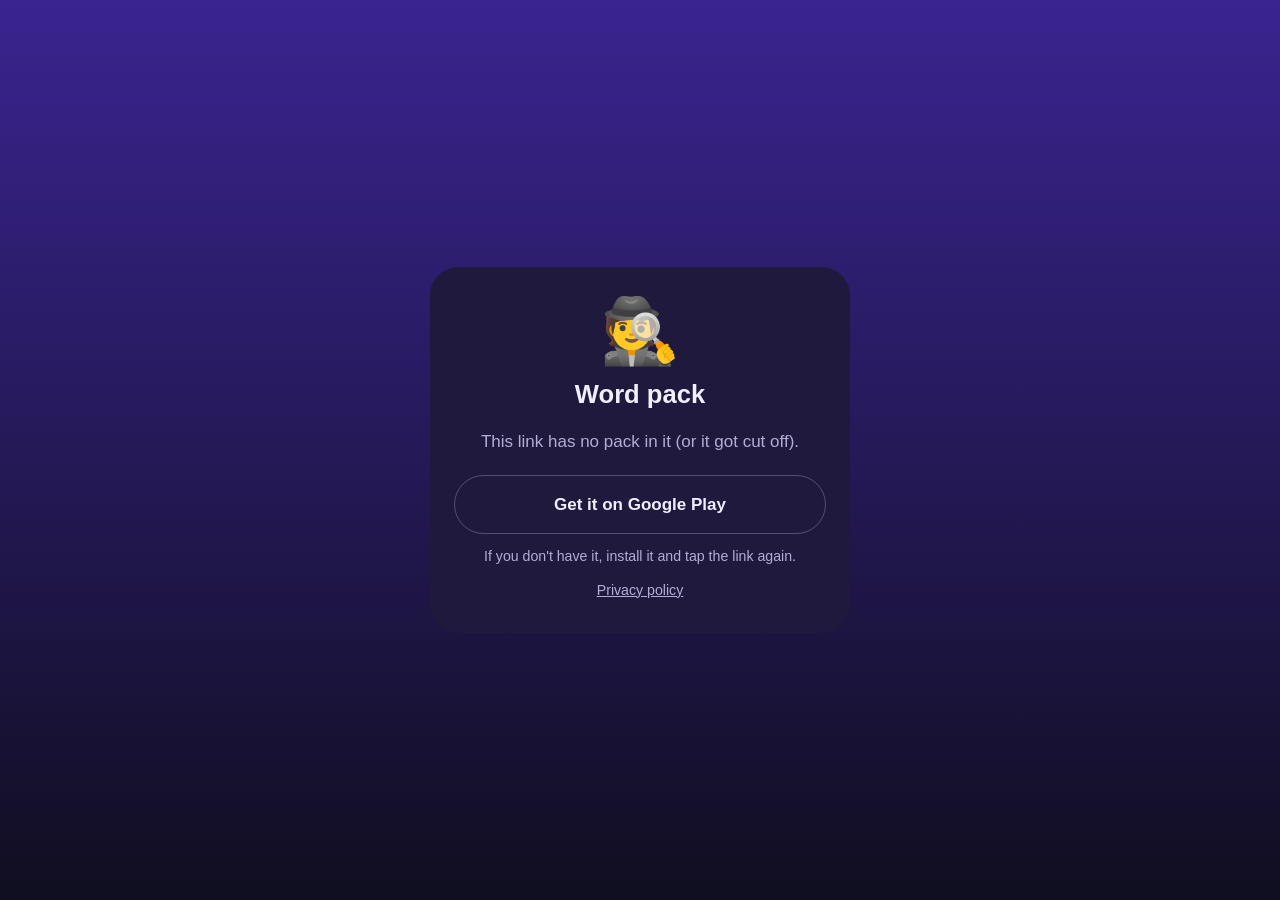
<file: p/index.html>
<!doctype html>
<html lang="es">
<head>
<meta charset="utf-8">
<!-- The hashes must change with the inline script and style below (scripts/check_csp.py). -->
<meta http-equiv="Content-Security-Policy" content="default-src 'self'; script-src 'sha256-WawSb8Xee/1qFdbN7/GUxcUXPswPSCmF/hDuLbP/IMY='; style-src 'sha256-Pc5DZznGoQTofVaYYdOEvDZ7luEhH4j82p+taLGw4Uk='; img-src 'self'; object-src 'none'; base-uri 'none'; form-action 'none'">
<meta name="viewport" content="width=device-width, initial-scale=1">
<title>¿Quién miente? · Paquete de palabras</title>
<meta name="description" content="Un paquete de palabras para el juego del impostor ¿Quién miente?">
<meta property="og:title" content="¿Quién miente? 🕵️">
<meta property="og:description" content="Te han pasado un paquete de palabras para jugar al impostor.">
<meta property="og:image" content="https://jorgelillo7.github.io/assets/apps/whos-lying.png">
<meta name="robots" content="noindex">
<meta name="color-scheme" content="dark">
<link rel="icon" href="/assets/apps/whos-lying.png">
<style>
  :root { --top: #3a2490; --night: #100e20; --card: #1f1a3d; --ink: #f0eeff; --muted: #b3acd6; --pink: #ff4d94; --violet: #7c5cff; }
  * { box-sizing: border-box; }
  body { margin: 0; min-height: 100dvh; display: flex; align-items: center; justify-content: center; padding: 24px 16px;
         background: linear-gradient(var(--top), var(--night)) fixed; color: var(--ink);
         font: 17px/1.5 -apple-system, BlinkMacSystemFont, "Segoe UI", Roboto, Arial, sans-serif; }
  main { width: min(100%, 420px); background: var(--card); border-radius: 28px; padding: 32px 24px; text-align: center; }
  .emoji { font-size: 4rem; line-height: 1; }
  h1 { font-size: 1.6rem; margin: 12px 0 4px; }
  .count { color: var(--pink); font-weight: 800; margin-bottom: 16px; }
  p { color: var(--muted); margin: 0 0 20px; }
  .btn { display: block; padding: 16px; border-radius: 999px; background: var(--violet); color: #fff; font-weight: 800;
         text-decoration: none; margin-bottom: 12px; }
  .btn.alt { background: transparent; color: var(--ink); border: 1px solid rgba(240, 238, 255, .25); }
  small { color: var(--muted); display: block; margin-top: 12px; } small a { color: var(--muted); }
  [hidden] { display: none !important; }
</style>
</head>
<body>
<main>
  <div class="emoji" id="emoji">🕵️</div>
  <h1 id="name" data-es="Paquete de palabras" data-en="Word pack">Paquete de palabras</h1>
  <div class="count" id="count"></div>
  <p id="lead" data-es="Para jugar al impostor con tus amigos en ¿Quién miente?. Las palabras no se ven aquí: ¡sin spoilers!"
     data-en="For playing the impostor game with your friends in Who's lying?. The words aren't shown here: no spoilers!">Para jugar al impostor.</p>
  <p id="error" hidden data-es="Este enlace no contiene un paquete (o ha llegado cortado)." data-en="This link has no pack in it (or it got cut off).">Enlace no válido.</p>
  <a class="btn" id="open" href="#" hidden data-es="Añadir a la app" data-en="Add it in the app">Añadir a la app</a>
  <a class="btn alt" id="play" href="https://play.google.com/store/apps/details?id=com.jorgelillo.whoslying"
     data-es="Instalar desde Google Play" data-en="Get it on Google Play">Instalar desde Google Play</a>
  <small data-es="Si no la tienes, instálala y vuelve a tocar el enlace." data-en="If you don't have it, install it and tap the link again.">Si no la tienes, instálala y vuelve a tocar el enlace.</small>
  <small><a href="/privacy/whos-lying/" data-es="Política de privacidad" data-en="Privacy policy">Política de privacidad</a></small>
</main>
<script>
// The pack travels in the link (after # or in ?d=): "1" + base64url(raw deflate(JSON)), the format of
// lillo-android-apps core/sharelink. Decoded here in the browser; the words are not shown.
const es = (navigator.language || "es").toLowerCase().startsWith("es");
const lang = es ? "es" : "en";
document.documentElement.lang = lang;
document.querySelectorAll("[data-" + lang + "]").forEach(el => { el.textContent = el.dataset[lang]; });
const code = location.hash.slice(1) || new URLSearchParams(location.search).get("d") || "";

async function decode(code) {
  if (!code.startsWith("1")) throw new Error("version");
  const b64 = code.slice(1).replace(/-/g, "+").replace(/_/g, "/");
  const bytes = Uint8Array.from(atob(b64 + "===".slice((b64.length + 3) % 4)), c => c.charCodeAt(0));
  const stream = new Blob([bytes]).stream().pipeThrough(new DecompressionStream("deflate-raw"));
  return JSON.parse(await new Response(stream).text());
}

(async () => {
  try {
    const pack = await decode(code);
    document.getElementById("emoji").textContent = pack.emoji || "🕵️";
    document.getElementById("name").textContent = pack.name;
    const n = (pack.entries || []).length;
    document.getElementById("count").textContent = es ? n + " palabras" : n + " words";
    document.title = pack.name + " · ¿Quién miente?";
    if (/android/i.test(navigator.userAgent)) {
      // Opens the app with this pack if installed (the app reads ?d=), Google Play otherwise.
      const open = document.getElementById("open");
      open.href = "intent://jorgelillo7.github.io/p/?d=" + encodeURIComponent(code) +
        "#Intent;scheme=https;package=com.jorgelillo.whoslying;S.browser_fallback_url=" +
        encodeURIComponent(document.getElementById("play").href) + ";end";
      open.hidden = false;
    }
  } catch (e) {
    document.getElementById("error").hidden = false;
    document.getElementById("lead").hidden = true;
  }
})();
</script>
</body>
</html>
</file>
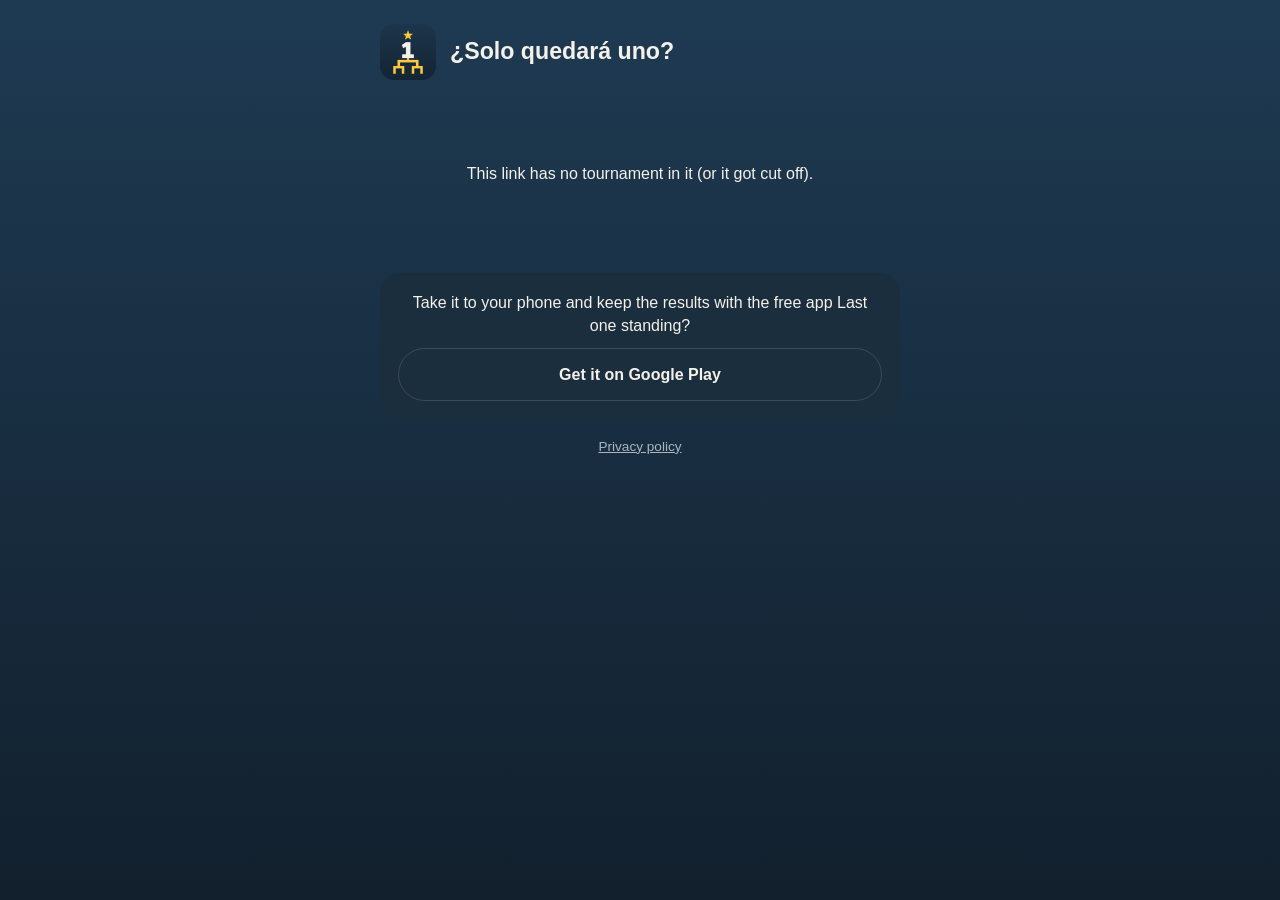
<file: t/index.html>
<!doctype html>
<html lang="es">
<head>
<meta charset="utf-8">
<!-- The hashes must change with the inline script and style below (scripts/check_csp.py). -->
<meta http-equiv="Content-Security-Policy" content="default-src 'self'; script-src 'sha256-qsIH2rEjuHLlqC+gnY1io3pqzsFBupjLrUeEapZV6kM='; style-src 'sha256-n9uj4HZkyN006AutAXagEdMTIY0DMknIBbjZMRKUqTg='; img-src 'self'; object-src 'none'; base-uri 'none'; form-action 'none'">
<meta name="viewport" content="width=device-width, initial-scale=1">
<title>¿Solo quedará uno? · Last one standing?</title>
<meta name="description" content="Un torneo compartido desde la app ¿Solo quedará uno?">
<meta property="og:title" content="¿Solo quedará uno? 👑">
<meta property="og:description" content="Te han pasado un torneo. Mira el cuadro y quién va ganando.">
<meta property="og:image" content="https://jorgelillo7.github.io/assets/apps/tournaments.png">
<meta name="robots" content="noindex">
<meta name="color-scheme" content="dark">
<link rel="icon" href="/assets/apps/tournaments.png">
<style>
  :root { --ink: #12202d; --top: #1e3a52; --raised: #1b2e3e; --high: #25405a; --cream: #f4f1ea; --muted: #a9b6c2;
          --gold: #ffc83d; --line: rgba(244, 241, 234, .14); }
  * { box-sizing: border-box; }
  body { margin: 0; min-height: 100dvh; padding: 24px 16px; background: linear-gradient(var(--top), var(--ink)) fixed;
         color: var(--cream); font: 16px/1.45 -apple-system, BlinkMacSystemFont, "Segoe UI", Roboto, Arial, sans-serif; }
  main { width: min(100%, 520px); margin: 0 auto; }
  header { display: flex; gap: 14px; align-items: center; margin-bottom: 18px; }
  header img { width: 56px; height: 56px; border-radius: 14px; }
  h1 { font-size: 1.45rem; margin: 0; line-height: 1.2; }
  .meta { color: var(--muted); font-size: .9rem; }
  .champion { background: var(--gold); color: var(--ink); border-radius: 16px; padding: 12px 16px; margin: 0 0 18px;
              display: flex; gap: 12px; align-items: center; font-weight: 800; }
  .champion small { display: block; font-size: .75rem; letter-spacing: .04em; text-transform: uppercase; }
  .champion b { font-size: 1.3rem; }
  h2 { color: var(--gold); font-size: .95rem; margin: 18px 0 8px; }
  .match { background: var(--raised); border-radius: 14px; padding: 10px 14px; margin-bottom: 8px; }
  .row { display: flex; justify-content: space-between; gap: 8px; font-weight: 600; }
  .row.lost, .row.tbd { color: var(--muted); }
  .row.won { color: var(--gold); font-weight: 900; }
  .note { color: var(--muted); font-style: italic; font-size: .85rem; }
  table { width: 100%; border-collapse: collapse; background: var(--raised); border-radius: 14px; overflow: hidden; }
  td, th { padding: 8px 10px; text-align: left; font-size: .92rem; } th { color: var(--muted); font-weight: 600; }
  tr + tr td { border-top: 1px solid var(--line); } td.n { text-align: right; font-weight: 800; }
  .cta { margin-top: 24px; background: var(--raised); border-radius: 20px; padding: 18px; text-align: center; }
  .btn { display: block; padding: 14px; border-radius: 999px; background: var(--gold); color: var(--ink); font-weight: 900;
         text-decoration: none; margin-top: 10px; }
  .btn.alt { background: transparent; color: var(--cream); border: 1px solid var(--line); }
  .error { text-align: center; padding: 48px 8px; }
  footer { text-align: center; margin-top: 18px; font-size: .85rem; } footer a { color: var(--muted); }
  [hidden] { display: none !important; }
</style>
</head>
<body>
<main>
  <header>
    <img src="/assets/apps/tournaments.png" alt="">
    <div><h1 id="name">¿Solo quedará uno?</h1><div class="meta" id="meta"></div></div>
  </header>
  <div id="champion" class="champion" hidden>🏆<div><small data-es="Campeón" data-en="Champion">Campeón</small><b id="champ"></b></div></div>
  <div id="content"></div>
  <div id="error" class="error" hidden>
    <p data-es="Este enlace no contiene un torneo (o ha llegado cortado)." data-en="This link has no tournament in it (or it got cut off).">Este enlace no contiene un torneo.</p>
  </div>
  <div class="cta">
    <div data-es="Llévalo a tu móvil y apunta los resultados con la app gratuita ¿Solo quedará uno?"
         data-en="Take it to your phone and keep the results with the free app Last one standing?">Llévalo a tu móvil con la app.</div>
    <a class="btn" id="open" href="#" hidden data-es="Abrir en la app" data-en="Open in the app">Abrir en la app</a>
    <a class="btn alt" id="play" href="https://play.google.com/store/apps/details?id=com.jorgelillo.tournaments"
       data-es="Instalar desde Google Play" data-en="Get it on Google Play">Instalar desde Google Play</a>
  </div>
  <footer><a href="/privacy/tournaments/" data-es="Política de privacidad" data-en="Privacy policy">Política de privacidad</a></footer>
</main>
<script>
// The whole tournament travels in the link (after # or in ?d=): "1" + base64url(raw deflate(JSON)),
// the format of the app's domain/Share.kt. Decoded here, in the browser: nothing is sent anywhere.
const es = (navigator.language || "es").toLowerCase().startsWith("es");
const lang = es ? "es" : "en";
document.documentElement.lang = lang;
document.querySelectorAll("[data-" + lang + "]").forEach(el => { el.textContent = el.dataset[lang]; });
const T = es
  ? { final: "Final", semi: "Semifinales", quarter: "Cuartos", r16: "Octavos", round: n => "Ronda " + n, bye: n => n + " pasa directo",
      tbd: "Por decidir", draw: "Empate", knockout: "Eliminatoria", swiss: "Suizo", bo: n => n === 1 ? "A una" : "Al mejor de " + n,
      player: "Jugador", pts: "Pts", top: "Eliminatoria" }
  : { final: "Final", semi: "Semifinals", quarter: "Quarterfinals", r16: "Round of 16", round: n => "Round " + n, bye: n => n + " gets a bye",
      tbd: "To be decided", draw: "Draw", knockout: "Knockout", swiss: "Swiss", bo: n => n === 1 ? "One game" : "Best of " + n,
      player: "Player", pts: "Pts", top: "Top cut" };

function codeFromUrl() {
  const fromHash = location.hash.slice(1);
  return fromHash || new URLSearchParams(location.search).get("d") || "";
}

async function decode(code) {
  if (!code.startsWith("1")) throw new Error("version");
  const b64 = code.slice(1).replace(/-/g, "+").replace(/_/g, "/");
  const bin = atob(b64 + "===".slice((b64.length + 3) % 4));
  const bytes = Uint8Array.from(bin, c => c.charCodeAt(0));
  const stream = new Blob([bytes]).stream().pipeThrough(new DecompressionStream("deflate-raw"));
  return JSON.parse(await new Response(stream).text());
}

const el = (tag, cls, text) => { const e = document.createElement(tag); if (cls) e.className = cls; if (text != null) e.textContent = text; return e; };

function render(t) {
  const bestOf = t.bo || 3, needed = Math.floor(bestOf / 2) + 1;
  const name = id => (t.p.find(p => p.i === id) || {}).n || "";
  const matches = (t.m || []).map(m => ({ stage: m.t, round: m.r, slot: m.s, a: m.a ?? null, b: m.b ?? null,
    x: m.x || 0, y: m.y || 0, draw: !!m.d, comment: m.c || "" }));
  const isBye = m => (m.a === null) !== (m.b === null) && (m.stage === "s" || m.round === 1);
  const winner = m => isBye(m) ? (m.a ?? m.b) : (m.a === null || m.b === null) ? null
    : m.x >= needed ? m.a : m.y >= needed ? m.b : null;
  const lastElim = Math.max(0, ...matches.filter(m => m.stage === "e").map(m => m.round));

  document.title = t.nm + " · ¿Solo quedará uno?";
  document.getElementById("name").textContent = t.nm;
  const date = new Date((t.dt || 0) * 86400000).toLocaleDateString(lang, { day: "numeric", month: "short", year: "numeric", timeZone: "UTC" });
  document.getElementById("meta").textContent = [t.g, date, T.bo(bestOf), t.f === "s" ? T.swiss : T.knockout].filter(Boolean).join(" · ");

  if (lastElim) {
    const final = matches.find(m => m.stage === "e" && m.round === lastElim);
    const champ = final && winner(final);
    if (champ !== null && champ !== undefined) {
      document.getElementById("champ").textContent = name(champ);
      document.getElementById("champion").hidden = false;
    }
  }
  const content = document.getElementById("content");
  if (t.f === "s") {
    // Swiss table: points 3/1/0, a bye counts as a win (tie-breakers are in the app).
    const pts = new Map(t.p.map(p => [p.i, 0]));
    matches.filter(m => m.stage === "s").forEach(m => {
      if (m.draw) { pts.set(m.a, pts.get(m.a) + 1); pts.set(m.b, pts.get(m.b) + 1); return; }
      const w = winner(m); if (w !== null) pts.set(w, pts.get(w) + 3);
    });
    const table = el("table");
    const head = el("tr"); ["#", T.player, T.pts].forEach(h => head.appendChild(el("th", null, h))); table.appendChild(head);
    [...pts].sort((p, q) => q[1] - p[1]).forEach(([id, p], i) => {
      const tr = el("tr"); tr.appendChild(el("td", null, i + 1)); tr.appendChild(el("td", null, name(id))); tr.appendChild(el("td", "n", p));
      table.appendChild(tr);
    });
    content.appendChild(table);
  }
  const roundName = m => {
    if (m.stage === "s") return T.round(m.round);
    const prefix = t.f === "s" ? T.top + " · " : "";
    return prefix + ([T.final, T.semi, T.quarter, T.r16][lastElim - m.round] || T.round(m.round));
  };
  const groups = new Map();
  matches.filter(m => m.a !== null || m.b !== null)
    .sort((p, q) => (p.stage === q.stage ? 0 : p.stage === "s" ? -1 : 1) || p.round - q.round || p.slot - q.slot)
    .forEach(m => { const k = m.stage + m.round; if (!groups.has(k)) groups.set(k, []); groups.get(k).push(m); });
  for (const list of groups.values()) {
    content.appendChild(el("h2", null, roundName(list[0])));
    for (const m of list) {
      const card = el("div", "match");
      if (isBye(m)) { card.appendChild(el("div", "row tbd", T.bye(name(m.a ?? m.b)))); content.appendChild(card); continue; }
      const w = winner(m), done = m.draw || w !== null;
      for (const [id, score] of [[m.a, m.x], [m.b, m.y]]) {
        const row = el("div", "row " + (id === null ? "tbd" : !done ? "" : w === id ? "won" : "lost"));
        row.appendChild(el("span", null, id === null ? T.tbd : name(id)));
        row.appendChild(el("span", null, done ? score : ""));
        card.appendChild(row);
      }
      if (m.draw) card.appendChild(el("div", "note", T.draw));
      if (m.comment) card.appendChild(el("div", "note", "“" + m.comment + "”"));
      content.appendChild(card);
    }
  }
}

(async () => {
  const code = codeFromUrl();
  try { render(await decode(code)); } catch (e) { document.getElementById("error").hidden = false; }
  if (/android/i.test(navigator.userAgent) && code) {
    // Opens the app with this tournament if installed (the app reads ?d=), Google Play otherwise.
    const play = document.getElementById("play").href;
    const open = document.getElementById("open");
    open.href = "intent://jorgelillo7.github.io/t/?d=" + encodeURIComponent(code) +
      "#Intent;scheme=https;package=com.jorgelillo.tournaments;S.browser_fallback_url=" + encodeURIComponent(play) + ";end";
    open.hidden = false;
  }
})();
</script>
</body>
</html>
</file>
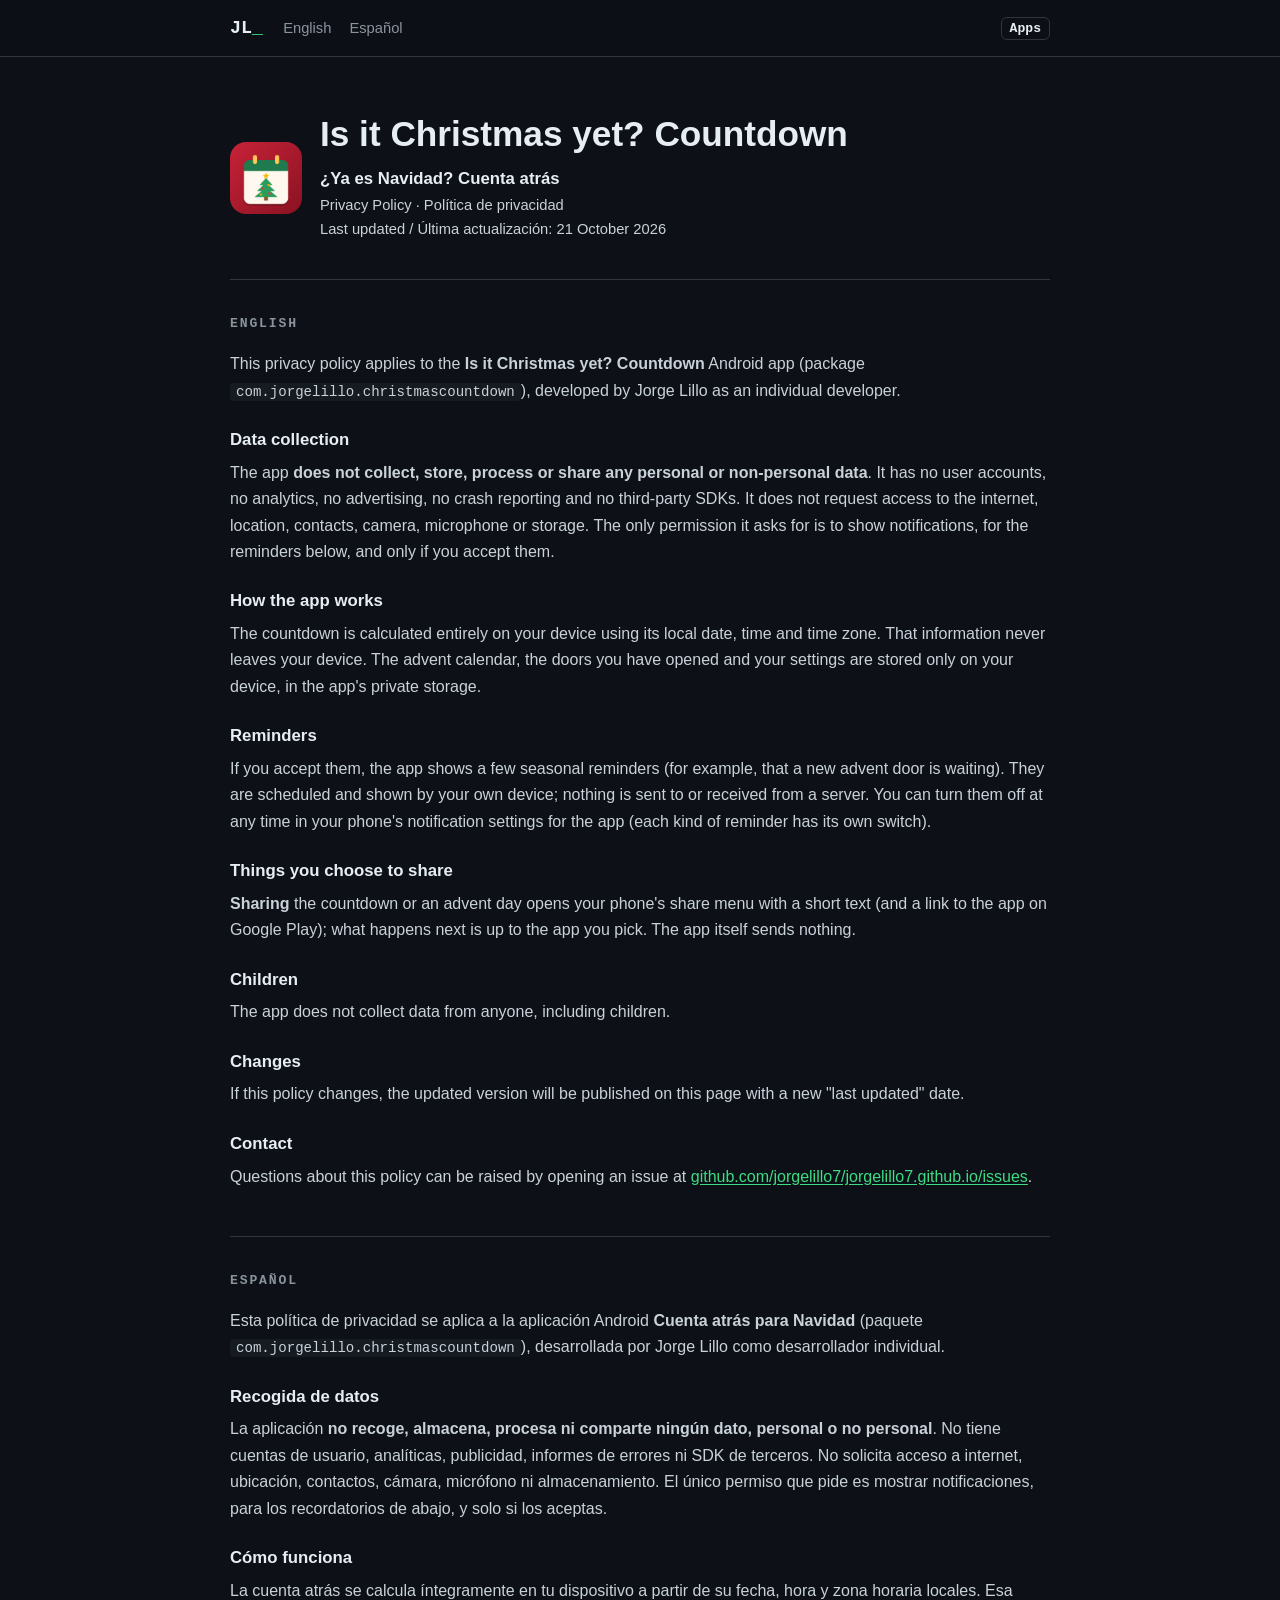
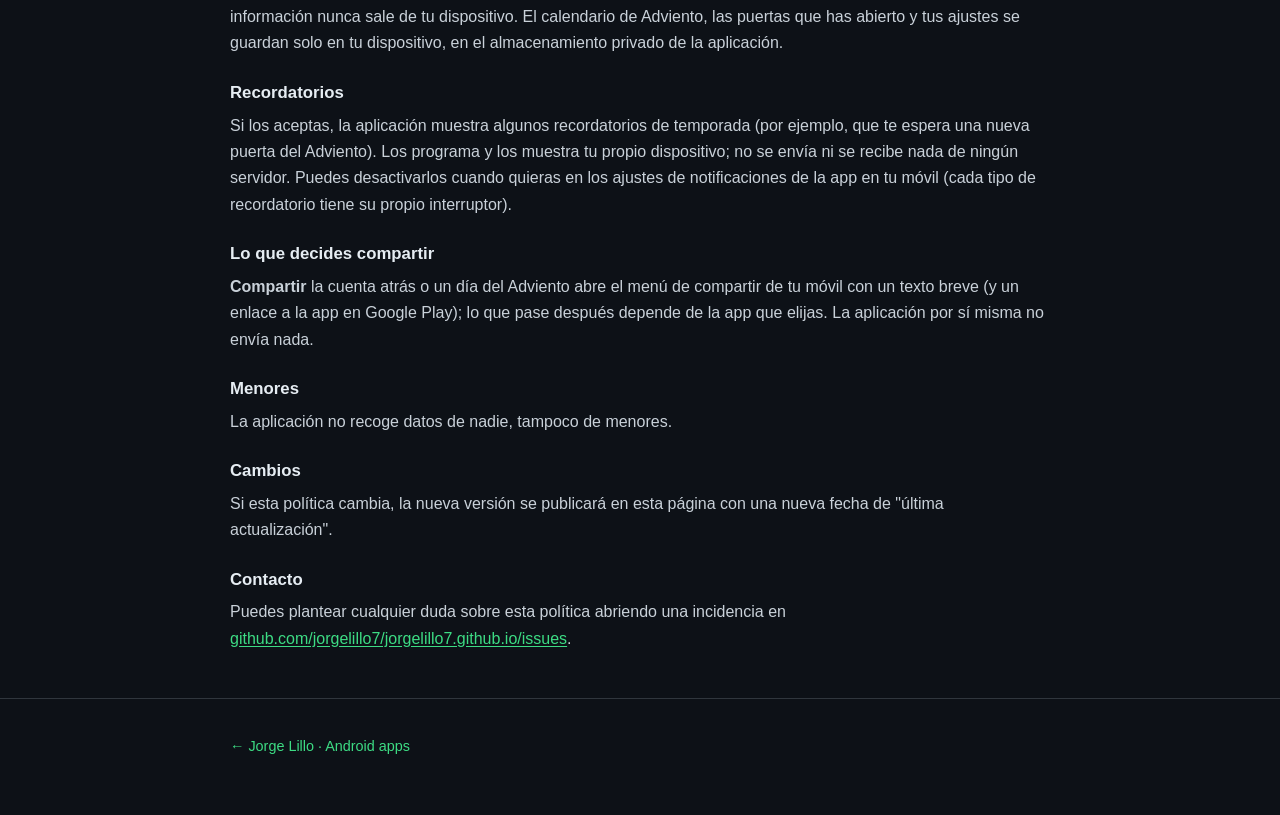
<file: privacy/christmas-countdown/index.html>
<!doctype html>
<html lang="en">
<head>
<meta charset="utf-8">
<meta name="viewport" content="width=device-width, initial-scale=1">
<title>Is it Christmas yet? Countdown — Privacy Policy · Política de privacidad</title>
<meta name="description" content="Privacy policy of Is it Christmas yet? Countdown, an Android app by Jorge Lillo: what it stores, what it sends and what it never collects. Política de privacidad.">
<link rel="canonical" href="https://jorgelillo7.github.io/privacy/christmas-countdown/">
<meta name="color-scheme" content="dark">
<link rel="icon" href="/assets/favicon.png">
<link rel="stylesheet" href="/assets/site.css">
</head>
<body>
<header class="top">
  <div class="wrap">
    <a class="logo" href="/">JL<span>_</span></a>
    <nav class="sections">
      <a href="#en">English</a>
      <a href="#es">Español</a>
    </nav>
    <a class="lang" href="/#apps">Apps</a>
  </div>
</header>

<main class="wrap policy">
  <div class="policy-head">
    <img src="/assets/apps/christmas-countdown.png" alt="">
    <div>
      <h1>Is it Christmas yet? Countdown</h1>
      <p class="app-alt" lang="es">¿Ya es Navidad? Cuenta atrás</p>
      <p class="muted">Privacy Policy · Política de privacidad<br>Last updated / Última actualización: 21 October 2026</p>
    </div>
  </div>

  <section id="en">
    <h2>English</h2>
    <p>This privacy policy applies to the <strong>Is it Christmas yet? Countdown</strong> Android app
(package <code>com.jorgelillo.christmascountdown</code>), developed by Jorge Lillo as an
individual developer.</p>

<h3>Data collection</h3>
<p>The app <strong>does not collect, store, process or share any personal or
non-personal data</strong>. It has no user accounts, no analytics, no advertising, no
crash reporting and no third-party SDKs. It does not request access to the internet,
location, contacts, camera, microphone or storage. The only permission it asks for is to show
notifications, for the reminders below, and only if you accept them.</p>

<h3>How the app works</h3>
<p>The countdown is calculated entirely on your device using its local date, time and
time zone. That information never leaves your device. The advent calendar, the doors you have
opened and your settings are stored only on your device, in the app's private storage.</p>

<h3>Reminders</h3>
<p>If you accept them, the app shows a few seasonal reminders (for example, that a new advent
door is waiting). They are scheduled and shown by your own device; nothing is sent to or received
from a server. You can turn them off at any time in your phone's notification settings for the
app (each kind of reminder has its own switch).</p>

<h3>Things you choose to share</h3>
<p><strong>Sharing</strong> the countdown or an advent day opens your phone's share menu with a short
text (and a link to the app on Google Play); what happens next is up to the app you pick. The app
itself sends nothing.</p>

<h3>Children</h3>
<p>The app does not collect data from anyone, including children.</p>

<h3>Changes</h3>
<p>If this policy changes, the updated version will be published on this page with a new
"last updated" date.</p>

<h3>Contact</h3>
<p>Questions about this policy can be raised by opening an issue at
<a href="https://github.com/jorgelillo7/jorgelillo7.github.io/issues">github.com/jorgelillo7/jorgelillo7.github.io/issues</a>.</p>
  </section>

  <section id="es" lang="es">
    <h2>Español</h2>
    <p>Esta política de privacidad se aplica a la aplicación Android <strong>Cuenta atrás para
Navidad</strong> (paquete <code>com.jorgelillo.christmascountdown</code>), desarrollada por
Jorge Lillo como desarrollador individual.</p>

<h3>Recogida de datos</h3>
<p>La aplicación <strong>no recoge, almacena, procesa ni comparte ningún dato, personal o
no personal</strong>. No tiene cuentas de usuario, analíticas, publicidad, informes de
errores ni SDK de terceros. No solicita acceso a internet, ubicación, contactos, cámara,
micrófono ni almacenamiento. El único permiso que pide es mostrar notificaciones, para los
recordatorios de abajo, y solo si los aceptas.</p>

<h3>Cómo funciona</h3>
<p>La cuenta atrás se calcula íntegramente en tu dispositivo a partir de su fecha, hora y
zona horaria locales. Esa información nunca sale de tu dispositivo. El calendario de Adviento, las
puertas que has abierto y tus ajustes se guardan solo en tu dispositivo, en el almacenamiento
privado de la aplicación.</p>

<h3>Recordatorios</h3>
<p>Si los aceptas, la aplicación muestra algunos recordatorios de temporada (por ejemplo, que te
espera una nueva puerta del Adviento). Los programa y los muestra tu propio dispositivo; no se envía
ni se recibe nada de ningún servidor. Puedes desactivarlos cuando quieras en los ajustes de
notificaciones de la app en tu móvil (cada tipo de recordatorio tiene su propio interruptor).</p>

<h3>Lo que decides compartir</h3>
<p><strong>Compartir</strong> la cuenta atrás o un día del Adviento abre el menú de compartir de tu
móvil con un texto breve (y un enlace a la app en Google Play); lo que pase después depende de la
app que elijas. La aplicación por sí misma no envía nada.</p>

<h3>Menores</h3>
<p>La aplicación no recoge datos de nadie, tampoco de menores.</p>

<h3>Cambios</h3>
<p>Si esta política cambia, la nueva versión se publicará en esta página con una nueva
fecha de "última actualización".</p>

<h3>Contacto</h3>
<p>Puedes plantear cualquier duda sobre esta política abriendo una incidencia en
<a href="https://github.com/jorgelillo7/jorgelillo7.github.io/issues">github.com/jorgelillo7/jorgelillo7.github.io/issues</a>.</p>
  </section>
</main>

<footer>
  <div class="wrap"><a href="/#apps">← Jorge Lillo · Android apps</a></div>
</footer>
</body>
</html>
</file>
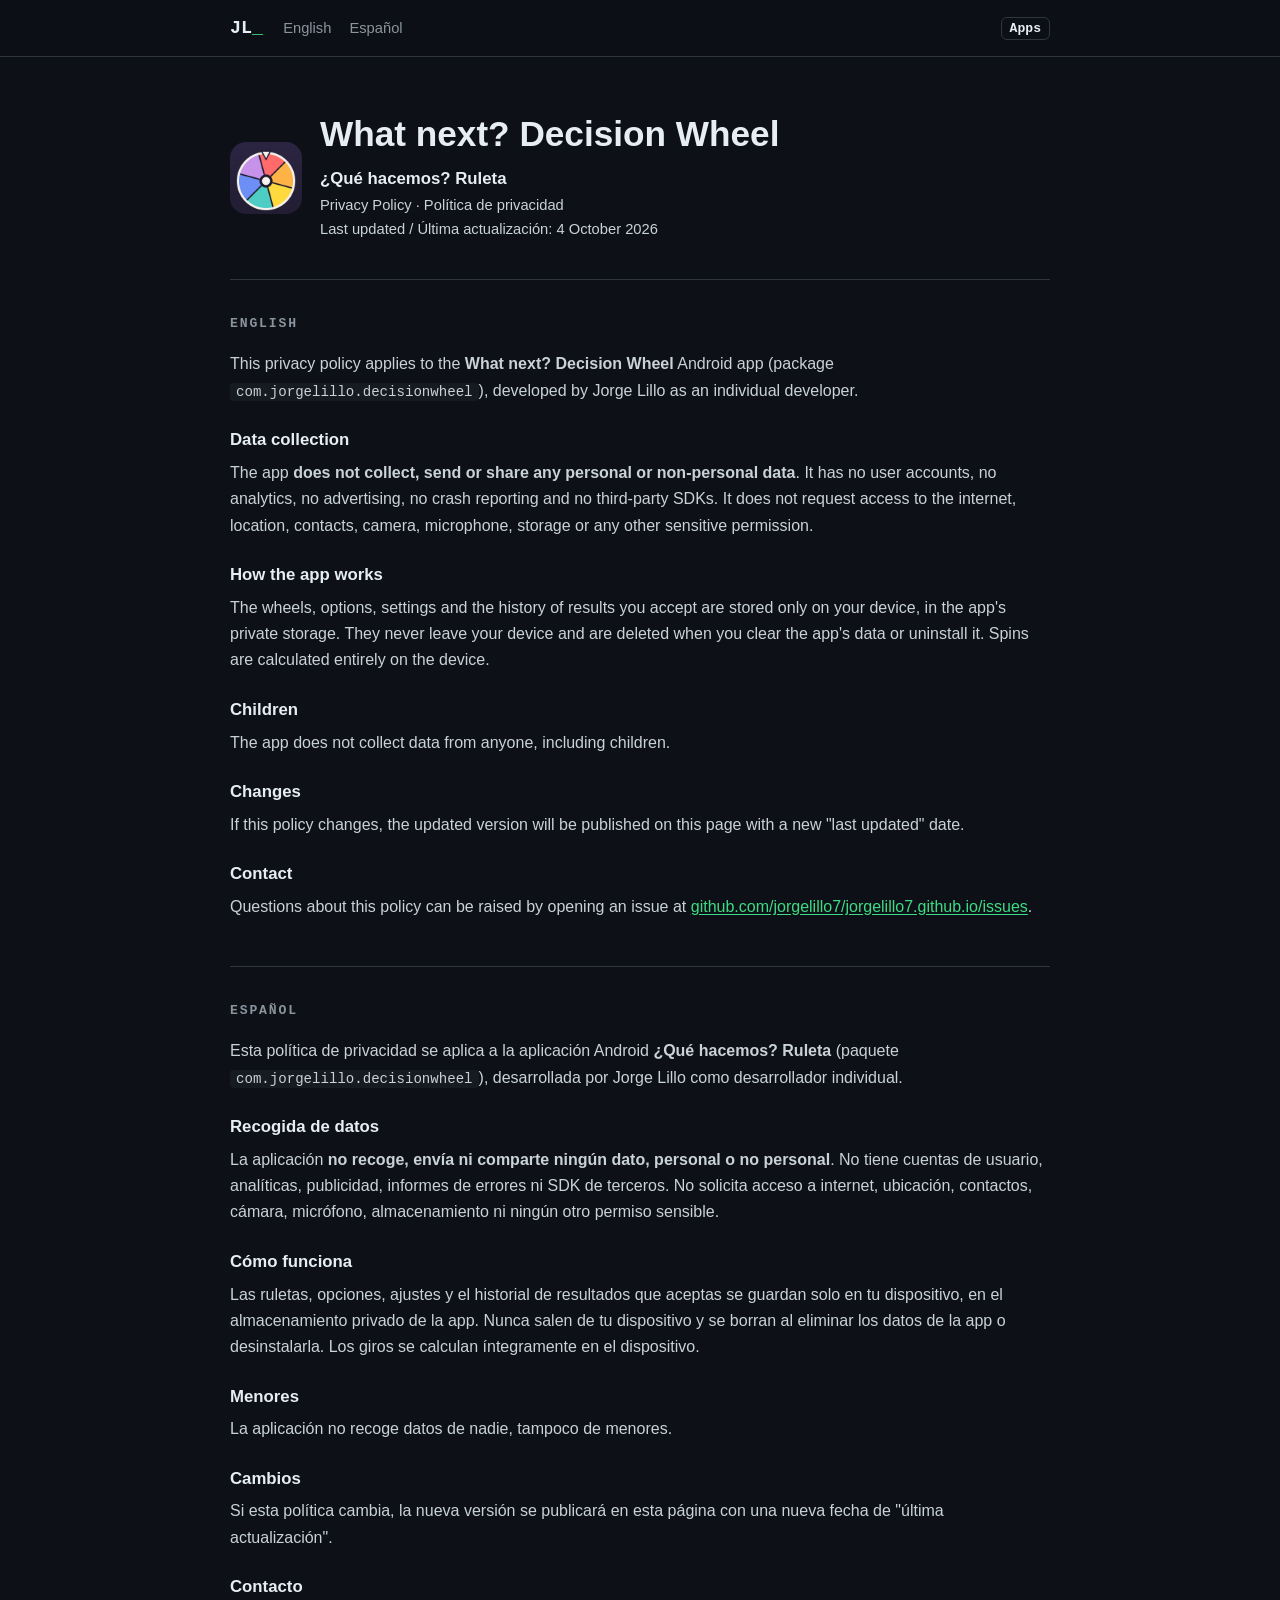
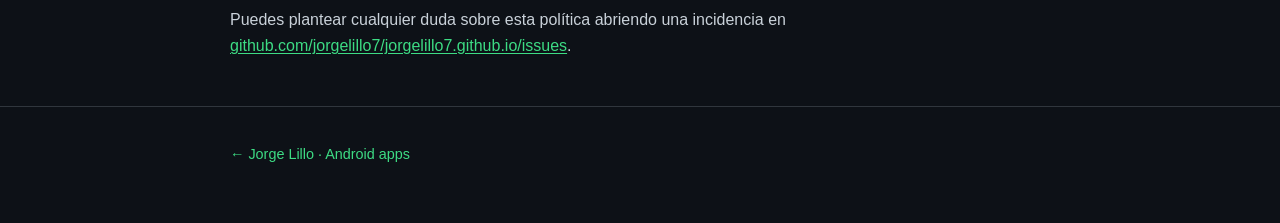
<file: privacy/decision-wheel/index.html>
<!doctype html>
<html lang="en">
<head>
<meta charset="utf-8">
<meta name="viewport" content="width=device-width, initial-scale=1">
<title>What next? Decision Wheel — Privacy Policy · Política de privacidad</title>
<meta name="description" content="Privacy policy of What next? Decision Wheel, an Android app by Jorge Lillo: what it stores, what it sends and what it never collects. Política de privacidad.">
<link rel="canonical" href="https://jorgelillo7.github.io/privacy/decision-wheel/">
<meta name="color-scheme" content="dark">
<link rel="icon" href="/assets/favicon.png">
<link rel="stylesheet" href="/assets/site.css">
</head>
<body>
<header class="top">
  <div class="wrap">
    <a class="logo" href="/">JL<span>_</span></a>
    <nav class="sections">
      <a href="#en">English</a>
      <a href="#es">Español</a>
    </nav>
    <a class="lang" href="/#apps">Apps</a>
  </div>
</header>

<main class="wrap policy">
  <div class="policy-head">
    <img src="/assets/apps/decision-wheel.png" alt="">
    <div>
      <h1>What next? Decision Wheel</h1>
      <p class="app-alt" lang="es">¿Qué hacemos? Ruleta</p>
      <p class="muted">Privacy Policy · Política de privacidad<br>Last updated / Última actualización: 4 October 2026</p>
    </div>
  </div>

  <section id="en">
    <h2>English</h2>
    <p>This privacy policy applies to the <strong>What next? Decision Wheel</strong> Android app
(package <code>com.jorgelillo.decisionwheel</code>), developed by Jorge Lillo as an
individual developer.</p>

<h3>Data collection</h3>
<p>The app <strong>does not collect, send or share any personal or non-personal data</strong>. It has no user accounts, no analytics, no advertising, no
crash reporting and no third-party SDKs. It does not request access to the internet,
location, contacts, camera, microphone, storage or any other sensitive permission.</p>

<h3>How the app works</h3>
<p>The wheels, options, settings and the history of results you accept are stored only on your
device, in the app's private storage. They never leave your device and are deleted when you clear
the app's data or uninstall it. Spins are calculated entirely on the device.</p>

<h3>Children</h3>
<p>The app does not collect data from anyone, including children.</p>

<h3>Changes</h3>
<p>If this policy changes, the updated version will be published on this page with a new
"last updated" date.</p>

<h3>Contact</h3>
<p>Questions about this policy can be raised by opening an issue at
<a href="https://github.com/jorgelillo7/jorgelillo7.github.io/issues">github.com/jorgelillo7/jorgelillo7.github.io/issues</a>.</p>
  </section>

  <section id="es" lang="es">
    <h2>Español</h2>
    <p>Esta política de privacidad se aplica a la aplicación Android <strong>¿Qué hacemos? Ruleta</strong> (paquete <code>com.jorgelillo.decisionwheel</code>), desarrollada por
Jorge Lillo como desarrollador individual.</p>

<h3>Recogida de datos</h3>
<p>La aplicación <strong>no recoge, envía ni comparte ningún dato, personal o no personal</strong>. No tiene cuentas de usuario, analíticas, publicidad, informes de
errores ni SDK de terceros. No solicita acceso a internet, ubicación, contactos, cámara,
micrófono, almacenamiento ni ningún otro permiso sensible.</p>

<h3>Cómo funciona</h3>
<p>Las ruletas, opciones, ajustes y el historial de resultados que aceptas se guardan solo en tu
dispositivo, en el almacenamiento privado de la app. Nunca salen de tu dispositivo y se borran al
eliminar los datos de la app o desinstalarla. Los giros se calculan íntegramente en el dispositivo.</p>

<h3>Menores</h3>
<p>La aplicación no recoge datos de nadie, tampoco de menores.</p>

<h3>Cambios</h3>
<p>Si esta política cambia, la nueva versión se publicará en esta página con una nueva
fecha de "última actualización".</p>

<h3>Contacto</h3>
<p>Puedes plantear cualquier duda sobre esta política abriendo una incidencia en
<a href="https://github.com/jorgelillo7/jorgelillo7.github.io/issues">github.com/jorgelillo7/jorgelillo7.github.io/issues</a>.</p>
  </section>
</main>

<footer>
  <div class="wrap"><a href="/#apps">← Jorge Lillo · Android apps</a></div>
</footer>
</body>
</html>
</file>
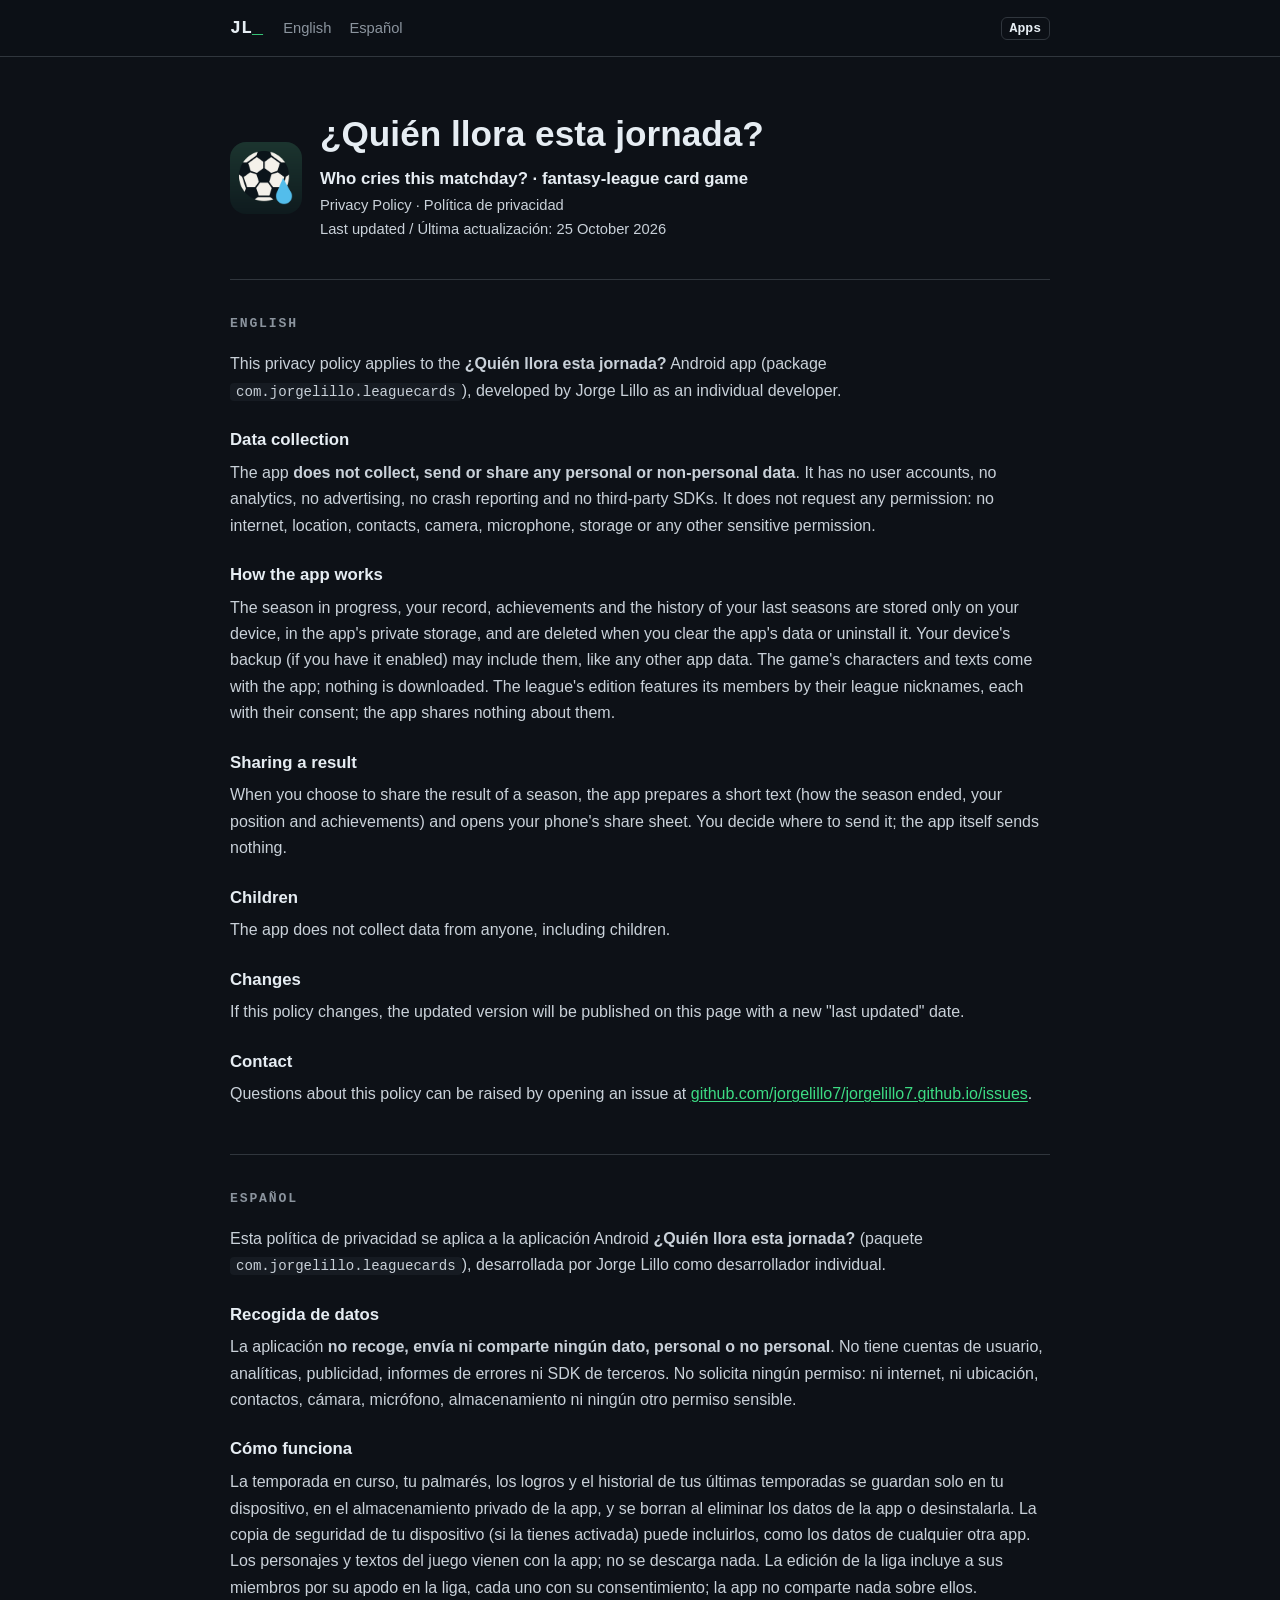
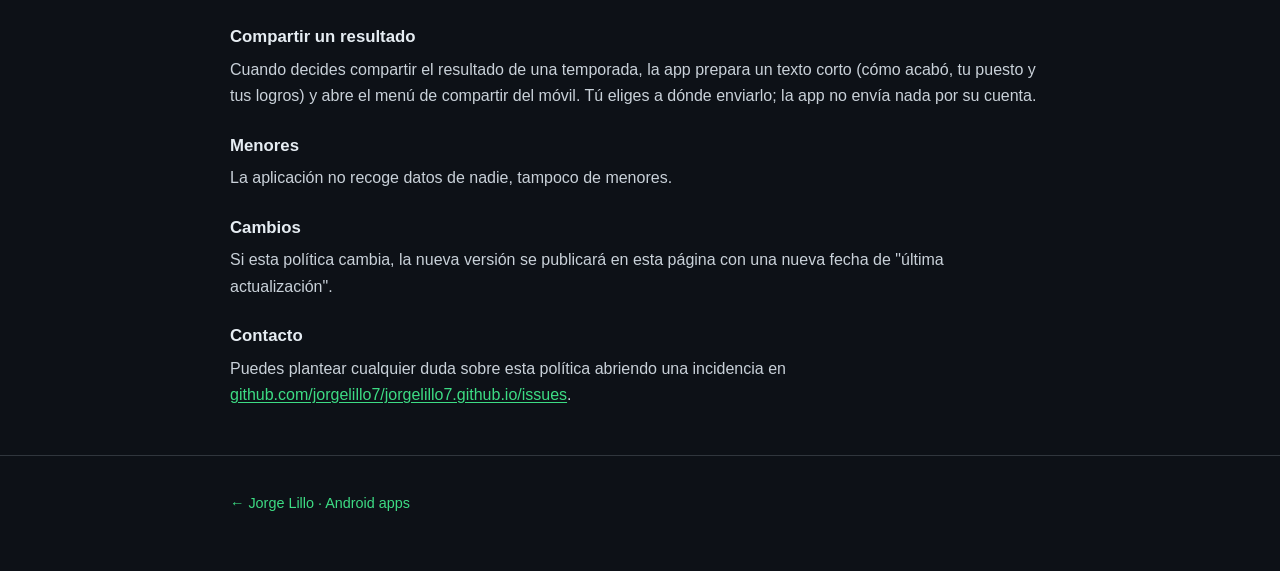
<file: privacy/league-cards/index.html>
<!doctype html>
<html lang="en">
<head>
<meta charset="utf-8">
<meta name="viewport" content="width=device-width, initial-scale=1">
<title>¿Quién llora esta jornada? — Privacy Policy · Política de privacidad</title>
<meta name="description" content="Privacy policy of ¿Quién llora esta jornada?, an Android app by Jorge Lillo: what it stores, what it sends and what it never collects. Política de privacidad.">
<link rel="canonical" href="https://jorgelillo7.github.io/privacy/league-cards/">
<meta name="color-scheme" content="dark">
<link rel="icon" href="/assets/favicon.png">
<link rel="stylesheet" href="/assets/site.css">
</head>
<body>
<header class="top">
  <div class="wrap">
    <a class="logo" href="/">JL<span>_</span></a>
    <nav class="sections">
      <a href="#en">English</a>
      <a href="#es">Español</a>
    </nav>
    <a class="lang" href="/#juegos">Apps</a>
  </div>
</header>

<main class="wrap policy">
  <div class="policy-head">
    <img src="/assets/apps/league-cards.png" alt="">
    <div>
      <h1>¿Quién llora esta jornada?</h1>
      <p class="app-alt">Who cries this matchday? · fantasy-league card game</p>
      <p class="muted">Privacy Policy · Política de privacidad<br>Last updated / Última actualización: 25 October 2026</p>
    </div>
  </div>

  <section id="en">
    <h2>English</h2>
    <p>This privacy policy applies to the <strong>¿Quién llora esta jornada?</strong> Android app
(package <code>com.jorgelillo.leaguecards</code>), developed by Jorge Lillo as an
individual developer.</p>

<h3>Data collection</h3>
<p>The app <strong>does not collect, send or share any personal or non-personal data</strong>. It has no user accounts, no analytics, no advertising, no
crash reporting and no third-party SDKs. It does not request any permission: no internet,
location, contacts, camera, microphone, storage or any other sensitive permission.</p>

<h3>How the app works</h3>
<p>The season in progress, your record, achievements and the history of your last seasons are
stored only on your device, in the app's private storage, and are deleted when you clear the
app's data or uninstall it. Your device's backup (if you have it enabled) may include them, like
any other app data. The game's characters and texts come with the app; nothing is downloaded.
The league's edition features its members by their league nicknames, each with their consent;
the app shares nothing about them.</p>

<h3>Sharing a result</h3>
<p>When you choose to share the result of a season, the app prepares a short text (how the season
ended, your position and achievements) and opens your phone's share sheet. You decide where to
send it; the app itself sends nothing.</p>

<h3>Children</h3>
<p>The app does not collect data from anyone, including children.</p>

<h3>Changes</h3>
<p>If this policy changes, the updated version will be published on this page with a new
"last updated" date.</p>

<h3>Contact</h3>
<p>Questions about this policy can be raised by opening an issue at
<a href="https://github.com/jorgelillo7/jorgelillo7.github.io/issues">github.com/jorgelillo7/jorgelillo7.github.io/issues</a>.</p>
  </section>

  <section id="es" lang="es">
    <h2>Español</h2>
    <p>Esta política de privacidad se aplica a la aplicación Android <strong>¿Quién llora esta jornada?</strong> (paquete <code>com.jorgelillo.leaguecards</code>), desarrollada por
Jorge Lillo como desarrollador individual.</p>

<h3>Recogida de datos</h3>
<p>La aplicación <strong>no recoge, envía ni comparte ningún dato, personal o no personal</strong>. No tiene cuentas de usuario, analíticas, publicidad, informes de
errores ni SDK de terceros. No solicita ningún permiso: ni internet, ni ubicación, contactos, cámara,
micrófono, almacenamiento ni ningún otro permiso sensible.</p>

<h3>Cómo funciona</h3>
<p>La temporada en curso, tu palmarés, los logros y el historial de tus últimas temporadas se
guardan solo en tu dispositivo, en el almacenamiento privado de la app, y se borran al eliminar
los datos de la app o desinstalarla. La copia de seguridad de tu dispositivo (si la tienes
activada) puede incluirlos, como los datos de cualquier otra app. Los personajes y textos del
juego vienen con la app; no se descarga nada. La edición de la liga incluye a sus miembros por su
apodo en la liga, cada uno con su consentimiento; la app no comparte nada sobre ellos.</p>

<h3>Compartir un resultado</h3>
<p>Cuando decides compartir el resultado de una temporada, la app prepara un texto corto (cómo
acabó, tu puesto y tus logros) y abre el menú de compartir del móvil. Tú eliges a dónde enviarlo;
la app no envía nada por su cuenta.</p>

<h3>Menores</h3>
<p>La aplicación no recoge datos de nadie, tampoco de menores.</p>

<h3>Cambios</h3>
<p>Si esta política cambia, la nueva versión se publicará en esta página con una nueva
fecha de "última actualización".</p>

<h3>Contacto</h3>
<p>Puedes plantear cualquier duda sobre esta política abriendo una incidencia en
<a href="https://github.com/jorgelillo7/jorgelillo7.github.io/issues">github.com/jorgelillo7/jorgelillo7.github.io/issues</a>.</p>
  </section>
</main>

<footer>
  <div class="wrap"><a href="/#juegos">← Jorge Lillo · Android apps</a></div>
</footer>
</body>
</html>
</file>
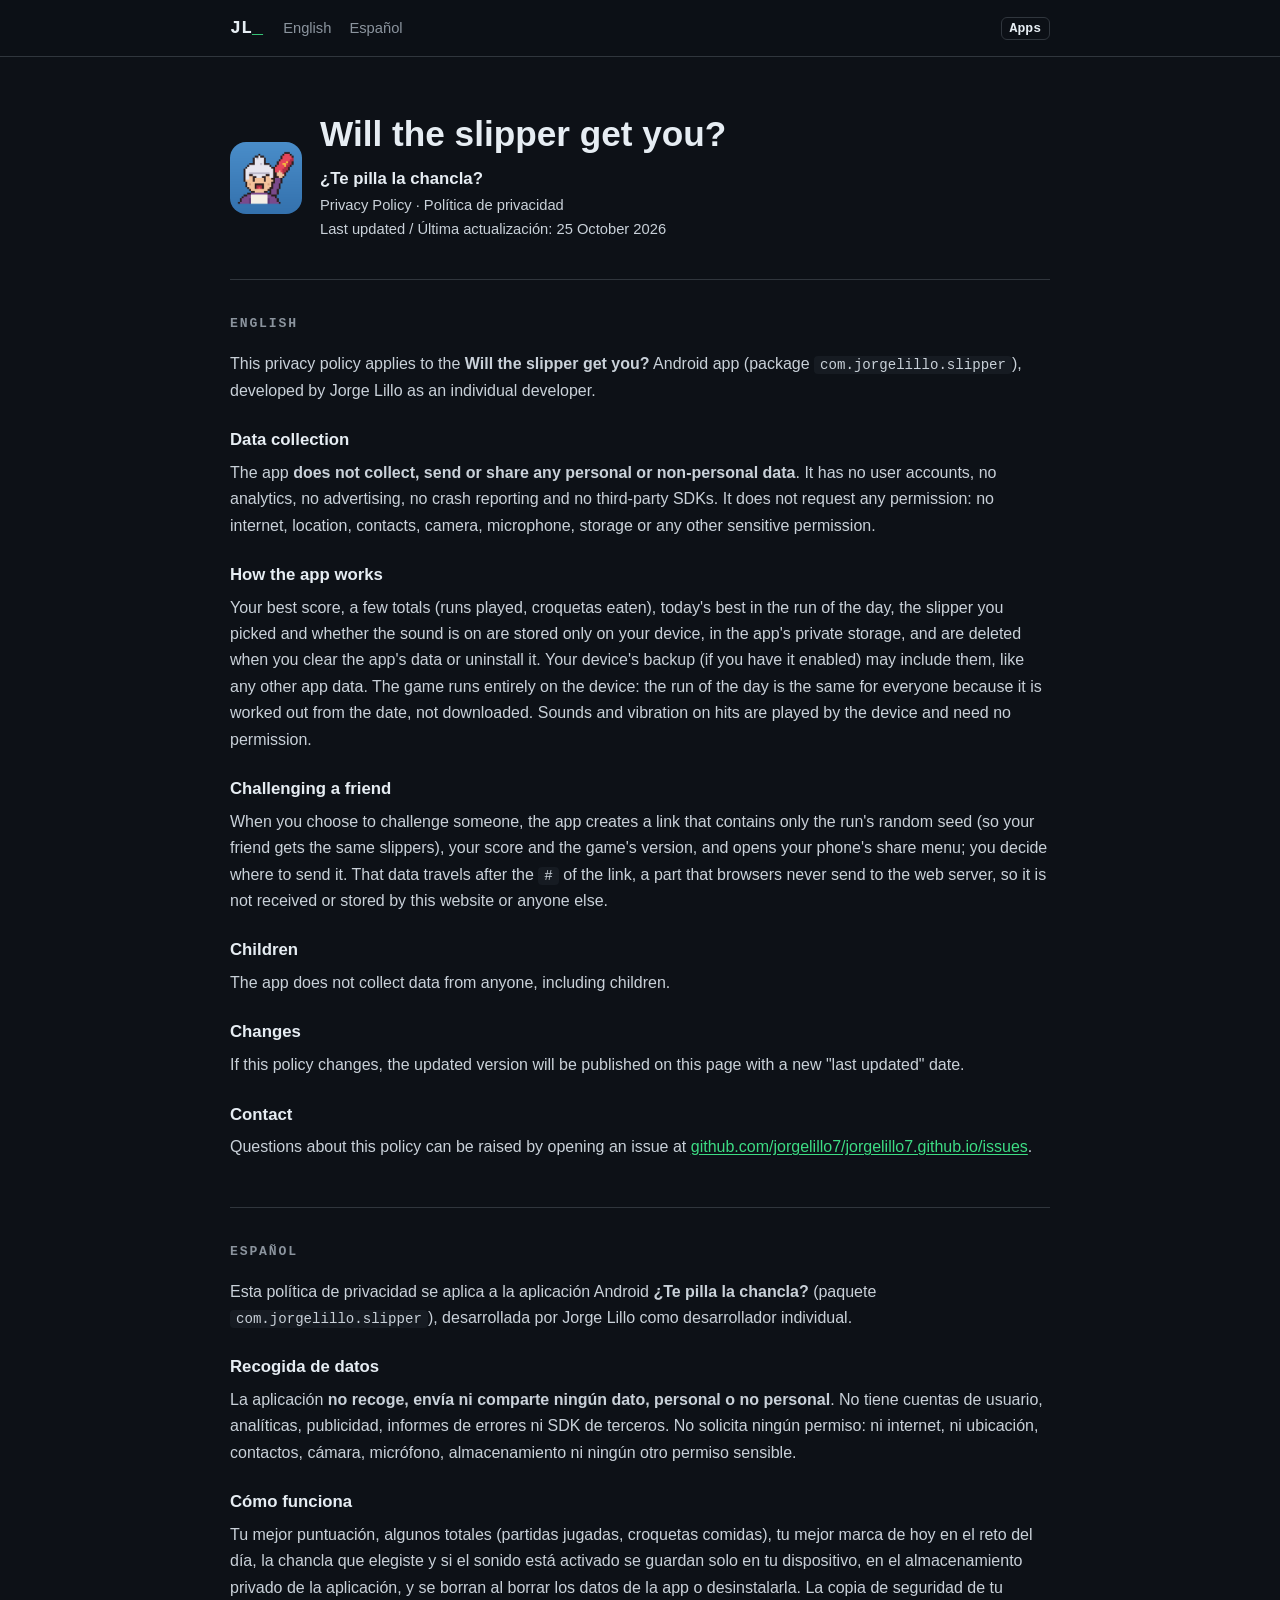
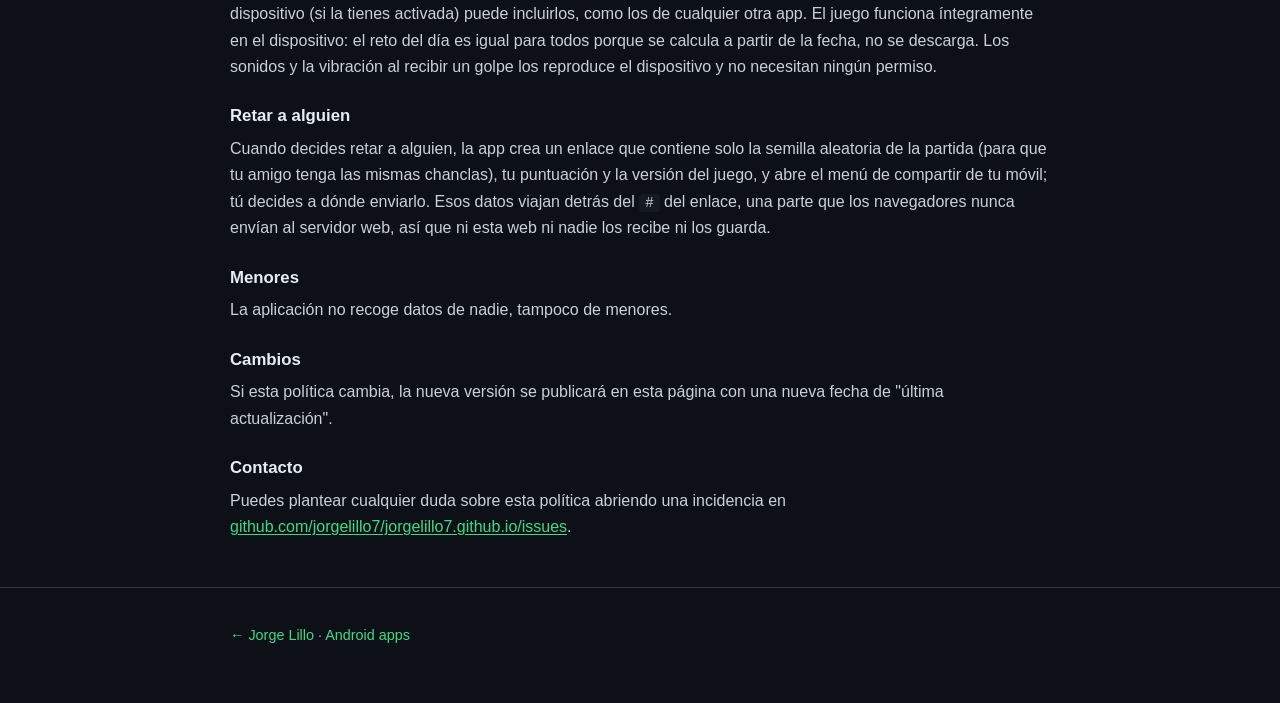
<file: privacy/slipper/index.html>
<!doctype html>
<html lang="en">
<head>
<meta charset="utf-8">
<meta name="viewport" content="width=device-width, initial-scale=1">
<title>Will the slipper get you? — Privacy Policy · Política de privacidad</title>
<meta name="description" content="Privacy policy of Will the slipper get you?, an Android app by Jorge Lillo: what it stores, what it sends and what it never collects. Política de privacidad.">
<link rel="canonical" href="https://jorgelillo7.github.io/privacy/slipper/">
<meta name="color-scheme" content="dark">
<link rel="icon" href="/assets/favicon.png">
<link rel="stylesheet" href="/assets/site.css">
</head>
<body>
<header class="top">
  <div class="wrap">
    <a class="logo" href="/">JL<span>_</span></a>
    <nav class="sections">
      <a href="#en">English</a>
      <a href="#es">Español</a>
    </nav>
    <a class="lang" href="/#juegos">Apps</a>
  </div>
</header>

<main class="wrap policy">
  <div class="policy-head">
    <img src="/assets/apps/slipper.png" alt="">
    <div>
      <h1>Will the slipper get you?</h1>
      <p class="app-alt" lang="es">¿Te pilla la chancla?</p>
      <p class="muted">Privacy Policy · Política de privacidad<br>Last updated / Última actualización: 25 October 2026</p>
    </div>
  </div>

  <section id="en">
    <h2>English</h2>
    <p>This privacy policy applies to the <strong>Will the slipper get you?</strong> Android app
(package <code>com.jorgelillo.slipper</code>), developed by Jorge Lillo as an
individual developer.</p>

<h3>Data collection</h3>
<p>The app <strong>does not collect, send or share any personal or non-personal data</strong>. It has no user accounts, no analytics, no advertising, no
crash reporting and no third-party SDKs. It does not request any permission: no internet,
location, contacts, camera, microphone, storage or any other sensitive permission.</p>

<h3>How the app works</h3>
<p>Your best score, a few totals (runs played, croquetas eaten), today's best in the run of the day,
the slipper you picked and whether the sound is on are stored only on your device, in the app's
private storage, and are deleted when you clear the app's data or uninstall it. Your device's backup
(if you have it enabled) may include them, like any other app data. The game runs entirely on the
device: the run of the day is the same for everyone because it is worked out from the date, not
downloaded. Sounds and vibration on hits are played by the device and need no permission.</p>

<h3>Challenging a friend</h3>
<p>When you choose to challenge someone, the app creates a link that contains only the run's
random seed (so your friend gets the same slippers), your score and the game's version, and opens your phone's share
menu; you decide where to send it. That data travels after the <code>#</code> of the link, a part
that browsers never send to the web server, so it is not received or stored by this website or
anyone else.</p>

<h3>Children</h3>
<p>The app does not collect data from anyone, including children.</p>

<h3>Changes</h3>
<p>If this policy changes, the updated version will be published on this page with a new
"last updated" date.</p>

<h3>Contact</h3>
<p>Questions about this policy can be raised by opening an issue at
<a href="https://github.com/jorgelillo7/jorgelillo7.github.io/issues">github.com/jorgelillo7/jorgelillo7.github.io/issues</a>.</p>
  </section>

  <section id="es" lang="es">
    <h2>Español</h2>
    <p>Esta política de privacidad se aplica a la aplicación Android <strong>¿Te pilla la chancla?</strong> (paquete <code>com.jorgelillo.slipper</code>), desarrollada por
Jorge Lillo como desarrollador individual.</p>

<h3>Recogida de datos</h3>
<p>La aplicación <strong>no recoge, envía ni comparte ningún dato, personal o no personal</strong>. No tiene cuentas de usuario, analíticas, publicidad, informes de
errores ni SDK de terceros. No solicita ningún permiso: ni internet, ni ubicación, contactos, cámara,
micrófono, almacenamiento ni ningún otro permiso sensible.</p>

<h3>Cómo funciona</h3>
<p>Tu mejor puntuación, algunos totales (partidas jugadas, croquetas comidas), tu mejor marca de hoy
en el reto del día, la chancla que elegiste y si el sonido está activado se guardan solo en tu
dispositivo, en el almacenamiento privado de la aplicación, y se borran al borrar los datos de la app
o desinstalarla. La copia de seguridad de tu dispositivo (si la tienes activada) puede incluirlos,
como los de cualquier otra app. El juego funciona íntegramente en el dispositivo: el reto del día es
igual para todos porque se calcula a partir de la fecha, no se descarga. Los sonidos y la vibración
al recibir un golpe los reproduce el dispositivo y no necesitan ningún permiso.</p>

<h3>Retar a alguien</h3>
<p>Cuando decides retar a alguien, la app crea un enlace que contiene solo la semilla aleatoria de
la partida (para que tu amigo tenga las mismas chanclas), tu puntuación y la versión del juego, y abre el menú de
compartir de tu móvil; tú decides a dónde enviarlo. Esos datos viajan detrás del <code>#</code> del
enlace, una parte que los navegadores nunca envían al servidor web, así que ni esta web ni nadie los
recibe ni los guarda.</p>

<h3>Menores</h3>
<p>La aplicación no recoge datos de nadie, tampoco de menores.</p>

<h3>Cambios</h3>
<p>Si esta política cambia, la nueva versión se publicará en esta página con una nueva
fecha de "última actualización".</p>

<h3>Contacto</h3>
<p>Puedes plantear cualquier duda sobre esta política abriendo una incidencia en
<a href="https://github.com/jorgelillo7/jorgelillo7.github.io/issues">github.com/jorgelillo7/jorgelillo7.github.io/issues</a>.</p>
  </section>
</main>

<footer>
  <div class="wrap"><a href="/#juegos">← Jorge Lillo · Android apps</a></div>
</footer>
</body>
</html>
</file>
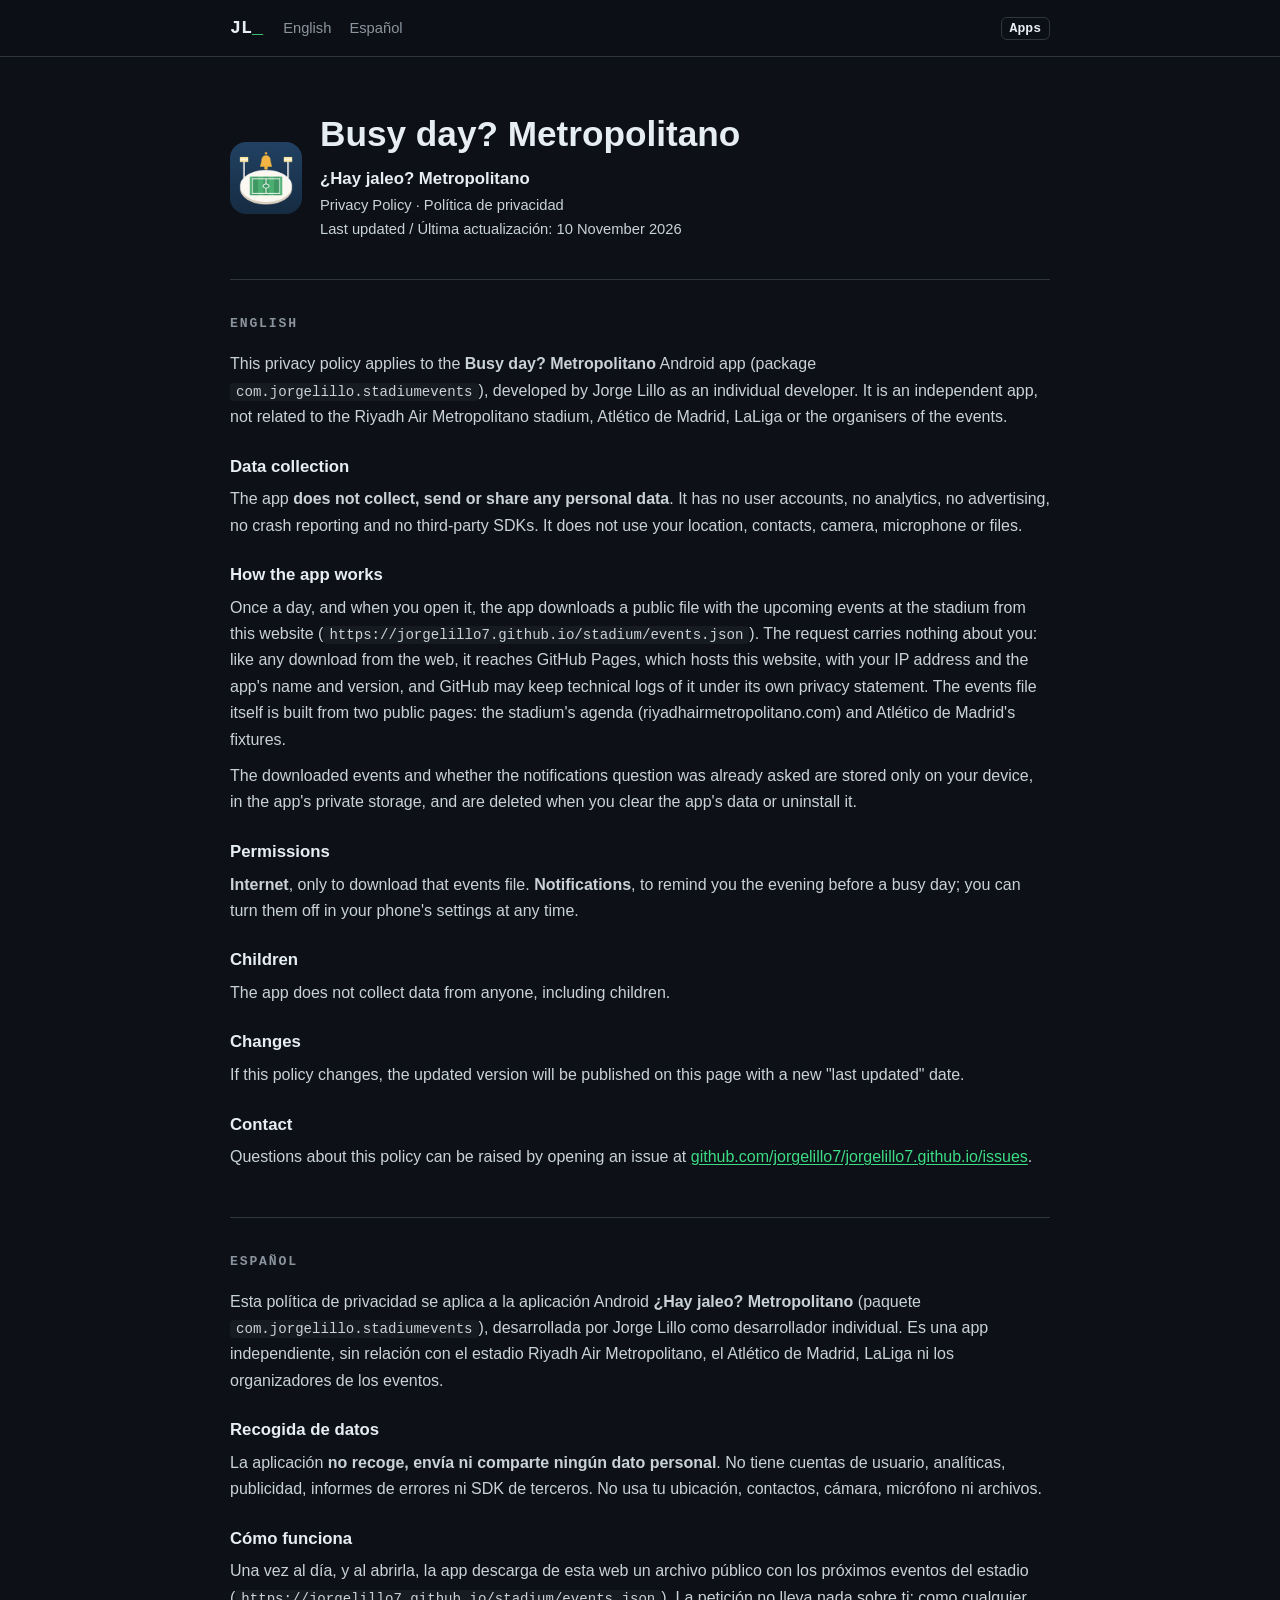
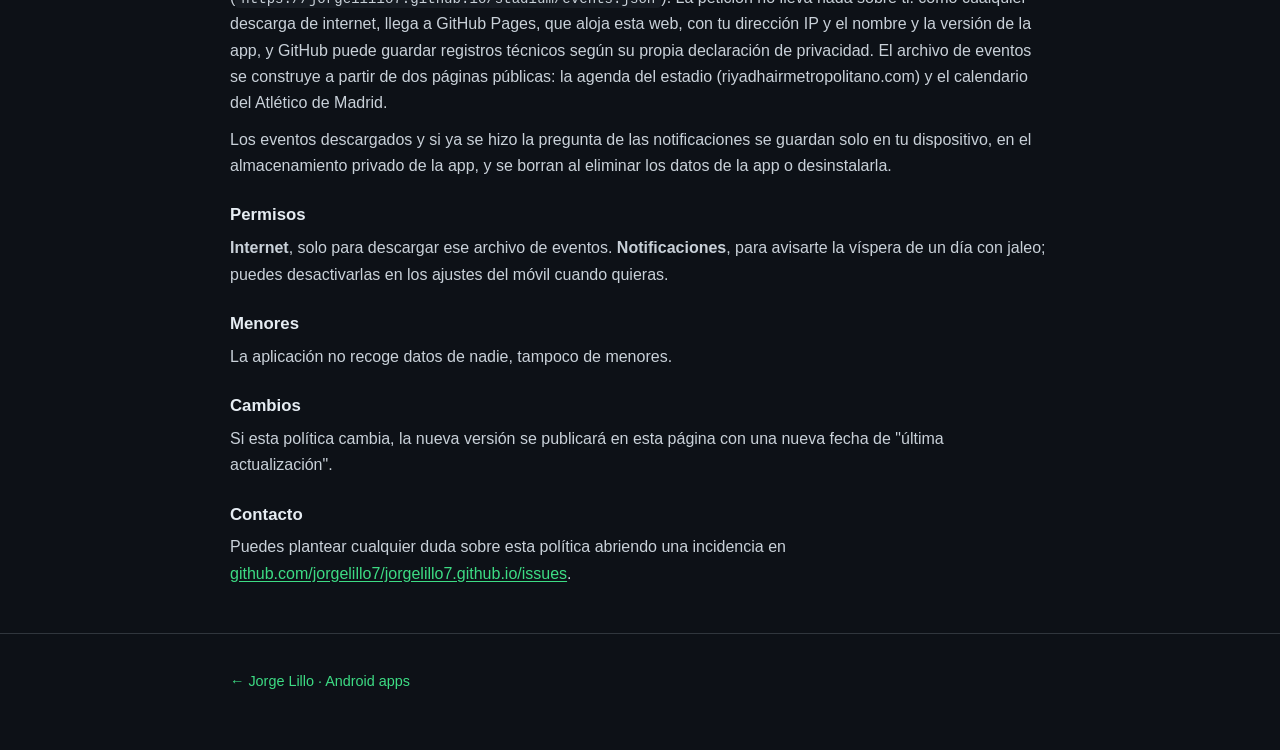
<file: privacy/stadium-events/index.html>
<!doctype html>
<html lang="en">
<head>
<meta charset="utf-8">
<meta name="viewport" content="width=device-width, initial-scale=1">
<title>Busy day? Metropolitano — Privacy Policy · Política de privacidad</title>
<meta name="description" content="Privacy policy of Busy day? Metropolitano, an Android app by Jorge Lillo: what it stores, what it sends and what it never collects. Política de privacidad.">
<link rel="canonical" href="https://jorgelillo7.github.io/privacy/stadium-events/">
<meta name="color-scheme" content="dark">
<link rel="icon" href="/assets/favicon.png">
<link rel="stylesheet" href="/assets/site.css">
</head>
<body>
<header class="top">
  <div class="wrap">
    <a class="logo" href="/">JL<span>_</span></a>
    <nav class="sections">
      <a href="#en">English</a>
      <a href="#es">Español</a>
    </nav>
    <a class="lang" href="/#apps">Apps</a>
  </div>
</header>

<main class="wrap policy">
  <div class="policy-head">
    <img src="/assets/apps/stadium-events.png" alt="">
    <div>
      <h1>Busy day? Metropolitano</h1>
      <p class="app-alt" lang="es">¿Hay jaleo? Metropolitano</p>
      <p class="muted">Privacy Policy · Política de privacidad<br>Last updated / Última actualización: 10 November 2026</p>
    </div>
  </div>

  <section id="en">
    <h2>English</h2>
    <p>This privacy policy applies to the <strong>Busy day? Metropolitano</strong> Android app
(package <code>com.jorgelillo.stadiumevents</code>), developed by Jorge Lillo as an
individual developer. It is an independent app, not related to the Riyadh Air Metropolitano stadium,
Atlético de Madrid, LaLiga or the organisers of the events.</p>

<h3>Data collection</h3>
<p>The app <strong>does not collect, send or share any personal data</strong>. It has no user
accounts, no analytics, no advertising, no crash reporting and no third-party SDKs. It does not use
your location, contacts, camera, microphone or files.</p>

<h3>How the app works</h3>
<p>Once a day, and when you open it, the app downloads a public file with the upcoming events at the
stadium from this website (<code>https://jorgelillo7.github.io/stadium/events.json</code>). The
request carries nothing about you: like any download from the web, it reaches GitHub Pages, which
hosts this website, with your IP address and the app's name and version, and GitHub may keep
technical logs of it under its own privacy statement. The events file itself is built from two
public pages: the stadium's agenda (riyadhairmetropolitano.com) and Atlético de Madrid's fixtures.</p>
<p>The downloaded events and whether the notifications question was already asked are stored only on
your device, in the app's private storage, and are deleted when you clear the app's data or
uninstall it.</p>

<h3>Permissions</h3>
<p><strong>Internet</strong>, only to download that events file. <strong>Notifications</strong>, to
remind you the evening before a busy day; you can turn them off in your phone's settings at any
time.</p>

<h3>Children</h3>
<p>The app does not collect data from anyone, including children.</p>

<h3>Changes</h3>
<p>If this policy changes, the updated version will be published on this page with a new
"last updated" date.</p>

<h3>Contact</h3>
<p>Questions about this policy can be raised by opening an issue at
<a href="https://github.com/jorgelillo7/jorgelillo7.github.io/issues">github.com/jorgelillo7/jorgelillo7.github.io/issues</a>.</p>
  </section>

  <section id="es" lang="es">
    <h2>Español</h2>
    <p>Esta política de privacidad se aplica a la aplicación Android <strong>¿Hay jaleo? Metropolitano</strong>
(paquete <code>com.jorgelillo.stadiumevents</code>), desarrollada por Jorge Lillo como desarrollador
individual. Es una app independiente, sin relación con el estadio Riyadh Air Metropolitano, el
Atlético de Madrid, LaLiga ni los organizadores de los eventos.</p>

<h3>Recogida de datos</h3>
<p>La aplicación <strong>no recoge, envía ni comparte ningún dato personal</strong>. No tiene cuentas
de usuario, analíticas, publicidad, informes de errores ni SDK de terceros. No usa tu ubicación,
contactos, cámara, micrófono ni archivos.</p>

<h3>Cómo funciona</h3>
<p>Una vez al día, y al abrirla, la app descarga de esta web un archivo público con los próximos
eventos del estadio (<code>https://jorgelillo7.github.io/stadium/events.json</code>). La petición no
lleva nada sobre ti: como cualquier descarga de internet, llega a GitHub Pages, que aloja esta web,
con tu dirección IP y el nombre y la versión de la app, y GitHub puede guardar registros técnicos
según su propia declaración de privacidad. El archivo de eventos se construye a partir de dos páginas
públicas: la agenda del estadio (riyadhairmetropolitano.com) y el calendario del Atlético de Madrid.</p>
<p>Los eventos descargados y si ya se hizo la pregunta de las notificaciones se guardan solo en tu
dispositivo, en el almacenamiento privado de la app, y se borran al eliminar los datos de la app o
desinstalarla.</p>

<h3>Permisos</h3>
<p><strong>Internet</strong>, solo para descargar ese archivo de eventos. <strong>Notificaciones</strong>,
para avisarte la víspera de un día con jaleo; puedes desactivarlas en los ajustes del móvil cuando
quieras.</p>

<h3>Menores</h3>
<p>La aplicación no recoge datos de nadie, tampoco de menores.</p>

<h3>Cambios</h3>
<p>Si esta política cambia, la nueva versión se publicará en esta página con una nueva
fecha de "última actualización".</p>

<h3>Contacto</h3>
<p>Puedes plantear cualquier duda sobre esta política abriendo una incidencia en
<a href="https://github.com/jorgelillo7/jorgelillo7.github.io/issues">github.com/jorgelillo7/jorgelillo7.github.io/issues</a>.</p>
  </section>
</main>

<footer>
  <div class="wrap"><a href="/#apps">← Jorge Lillo · Android apps</a></div>
</footer>
</body>
</html>
</file>
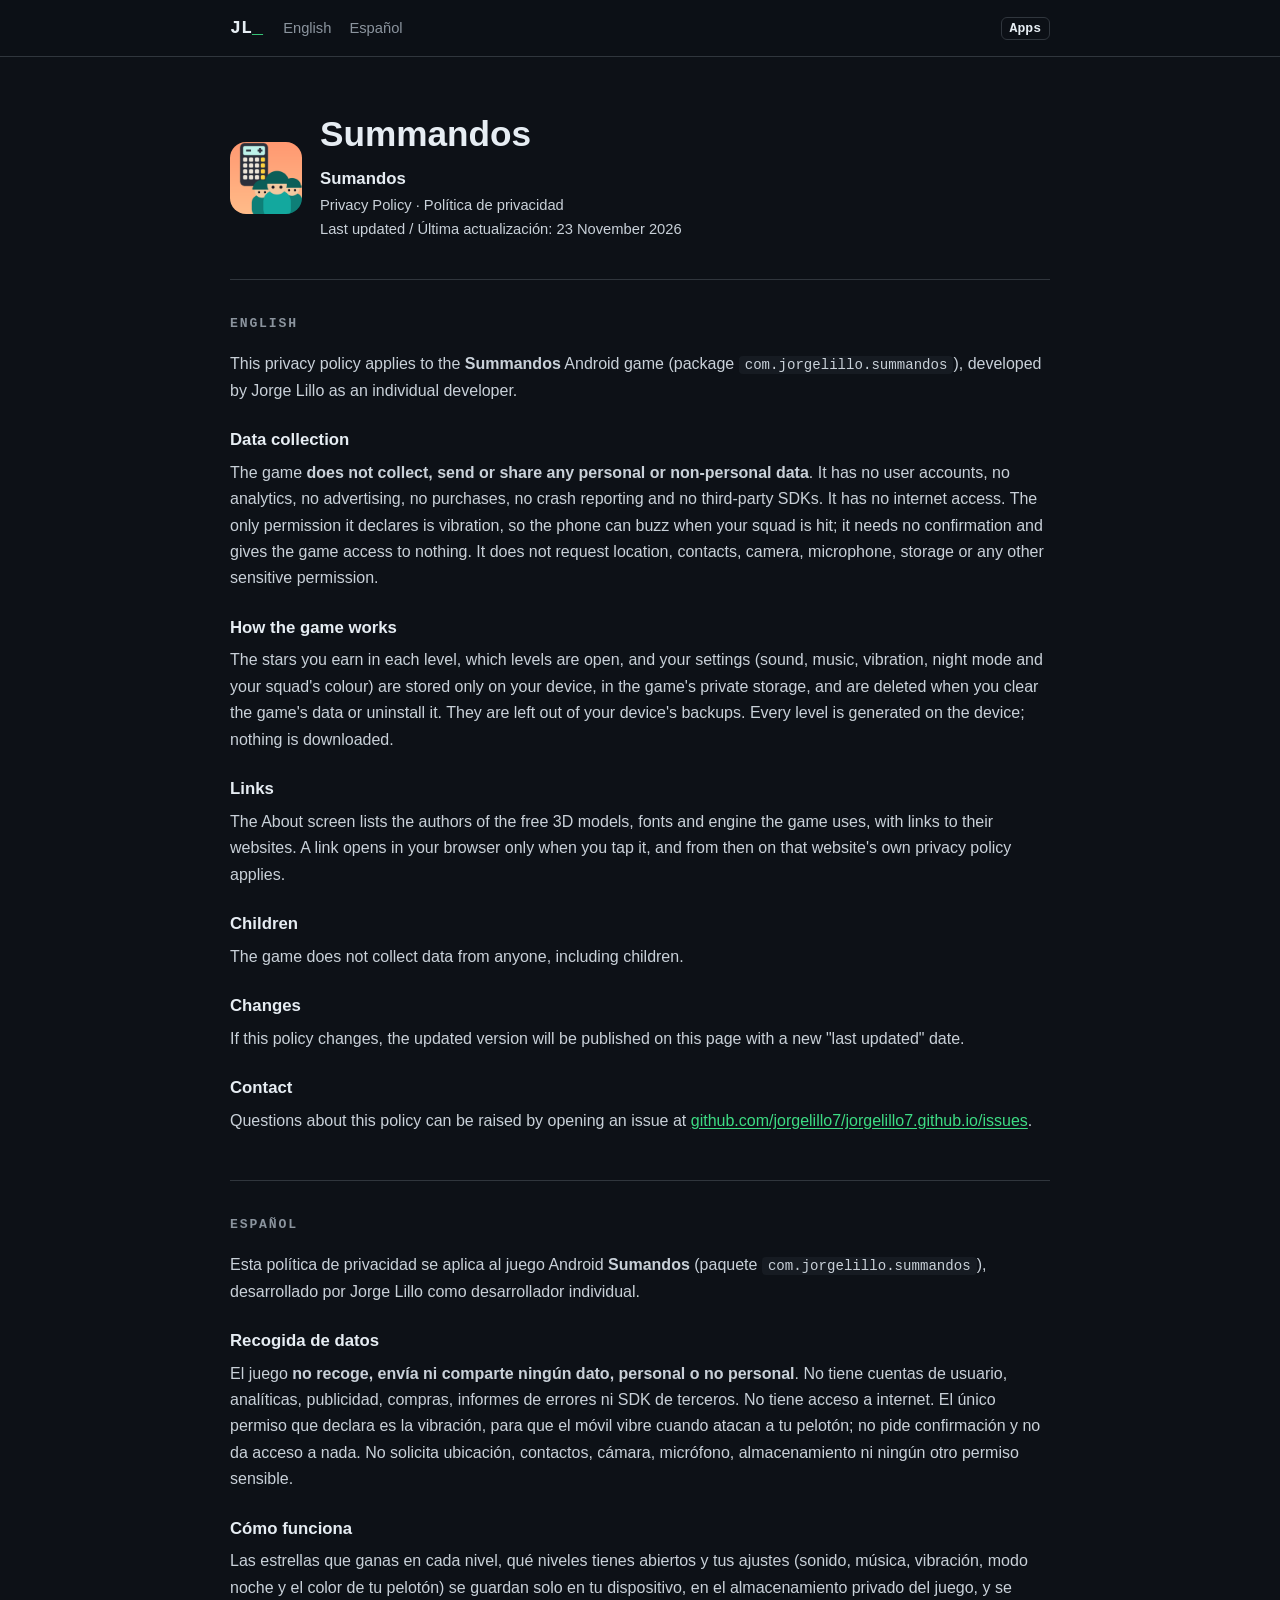
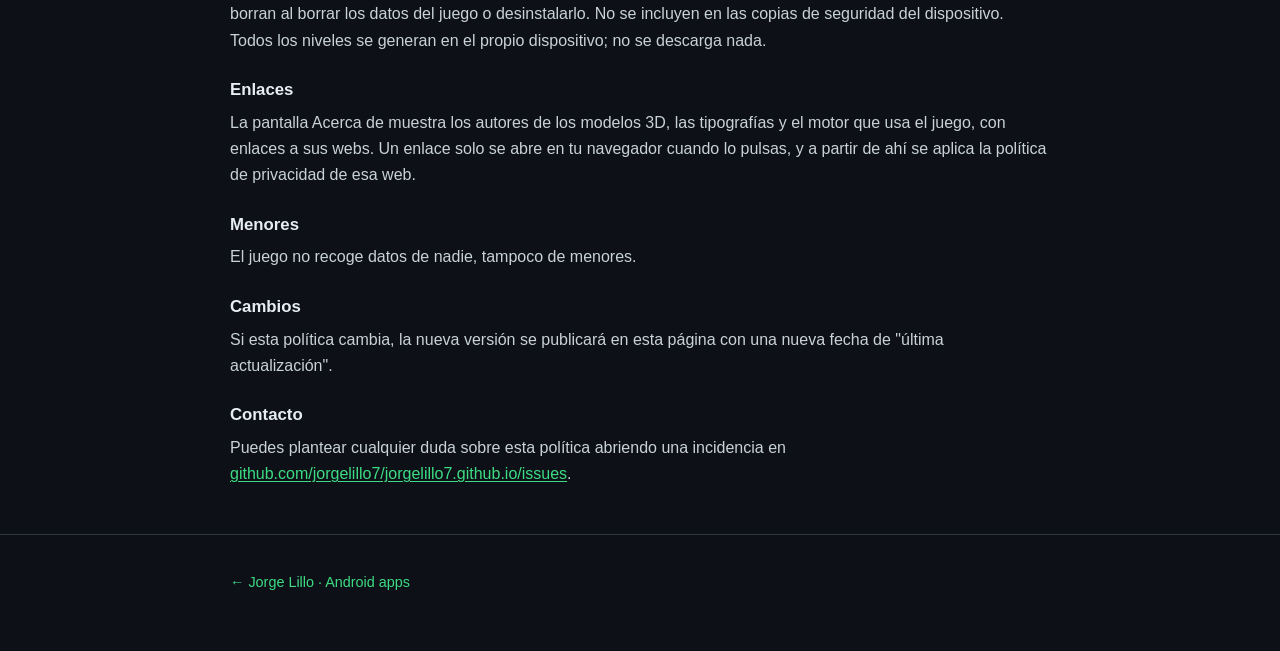
<file: privacy/summandos/index.html>
<!doctype html>
<html lang="en">
<head>
<meta charset="utf-8">
<meta name="viewport" content="width=device-width, initial-scale=1">
<title>Summandos — Privacy Policy · Política de privacidad</title>
<meta name="description" content="Privacy policy of Summandos (Sumandos), an Android game by Jorge Lillo: what it stores, what it sends and what it never collects. Política de privacidad.">
<link rel="canonical" href="https://jorgelillo7.github.io/privacy/summandos/">
<meta name="color-scheme" content="dark">
<link rel="icon" href="/assets/favicon.png">
<link rel="stylesheet" href="/assets/site.css">
</head>
<body>
<header class="top">
  <div class="wrap">
    <a class="logo" href="/">JL<span>_</span></a>
    <nav class="sections">
      <a href="#en">English</a>
      <a href="#es">Español</a>
    </nav>
    <a class="lang" href="/#juegos">Apps</a>
  </div>
</header>

<main class="wrap policy">
  <div class="policy-head">
    <img src="/assets/apps/summandos.png" alt="">
    <div>
      <h1>Summandos</h1>
      <p class="app-alt" lang="es">Sumandos</p>
      <p class="muted">Privacy Policy · Política de privacidad<br>Last updated / Última actualización: 23 November 2026</p>
    </div>
  </div>

  <section id="en">
    <h2>English</h2>
    <p>This privacy policy applies to the <strong>Summandos</strong> Android game
(package <code>com.jorgelillo.summandos</code>), developed by Jorge Lillo as an
individual developer.</p>

<h3>Data collection</h3>
<p>The game <strong>does not collect, send or share any personal or non-personal data</strong>. It has no user accounts, no analytics, no advertising, no
purchases, no crash reporting and no third-party SDKs. It has no internet access. The only
permission it declares is vibration, so the phone can buzz when your squad is hit; it needs no
confirmation and gives the game access to nothing. It does not request location, contacts, camera,
microphone, storage or any other sensitive permission.</p>

<h3>How the game works</h3>
<p>The stars you earn in each level, which levels are open, and your settings (sound, music,
vibration, night mode and your squad's colour) are stored only on your device, in the game's
private storage, and are deleted when you clear the game's data or uninstall it. They are left out
of your device's backups. Every level is generated on the device; nothing is downloaded.</p>

<h3>Links</h3>
<p>The About screen lists the authors of the free 3D models, fonts and engine the game uses, with
links to their websites. A link opens in your browser only when you tap it, and from then on that
website's own privacy policy applies.</p>

<h3>Children</h3>
<p>The game does not collect data from anyone, including children.</p>

<h3>Changes</h3>
<p>If this policy changes, the updated version will be published on this page with a new
"last updated" date.</p>

<h3>Contact</h3>
<p>Questions about this policy can be raised by opening an issue at
<a href="https://github.com/jorgelillo7/jorgelillo7.github.io/issues">github.com/jorgelillo7/jorgelillo7.github.io/issues</a>.</p>
  </section>

  <section id="es" lang="es">
    <h2>Español</h2>
    <p>Esta política de privacidad se aplica al juego Android <strong>Sumandos</strong> (paquete <code>com.jorgelillo.summandos</code>), desarrollado por
Jorge Lillo como desarrollador individual.</p>

<h3>Recogida de datos</h3>
<p>El juego <strong>no recoge, envía ni comparte ningún dato, personal o no personal</strong>. No tiene cuentas de usuario, analíticas, publicidad, compras,
informes de errores ni SDK de terceros. No tiene acceso a internet. El único permiso que declara es
la vibración, para que el móvil vibre cuando atacan a tu pelotón; no pide confirmación y no da acceso
a nada. No solicita ubicación, contactos, cámara, micrófono, almacenamiento ni ningún otro permiso
sensible.</p>

<h3>Cómo funciona</h3>
<p>Las estrellas que ganas en cada nivel, qué niveles tienes abiertos y tus ajustes (sonido, música,
vibración, modo noche y el color de tu pelotón) se guardan solo en tu dispositivo, en el
almacenamiento privado del juego, y se borran al borrar los datos del juego o desinstalarlo. No se
incluyen en las copias de seguridad del dispositivo. Todos los niveles se generan en el propio
dispositivo; no se descarga nada.</p>

<h3>Enlaces</h3>
<p>La pantalla Acerca de muestra los autores de los modelos 3D, las tipografías y el motor que usa
el juego, con enlaces a sus webs. Un enlace solo se abre en tu navegador cuando lo pulsas, y a partir
de ahí se aplica la política de privacidad de esa web.</p>

<h3>Menores</h3>
<p>El juego no recoge datos de nadie, tampoco de menores.</p>

<h3>Cambios</h3>
<p>Si esta política cambia, la nueva versión se publicará en esta página con una nueva
fecha de "última actualización".</p>

<h3>Contacto</h3>
<p>Puedes plantear cualquier duda sobre esta política abriendo una incidencia en
<a href="https://github.com/jorgelillo7/jorgelillo7.github.io/issues">github.com/jorgelillo7/jorgelillo7.github.io/issues</a>.</p>
  </section>
</main>

<footer>
  <div class="wrap"><a href="/#juegos">← Jorge Lillo · Android apps</a></div>
</footer>
</body>
</html>
</file>
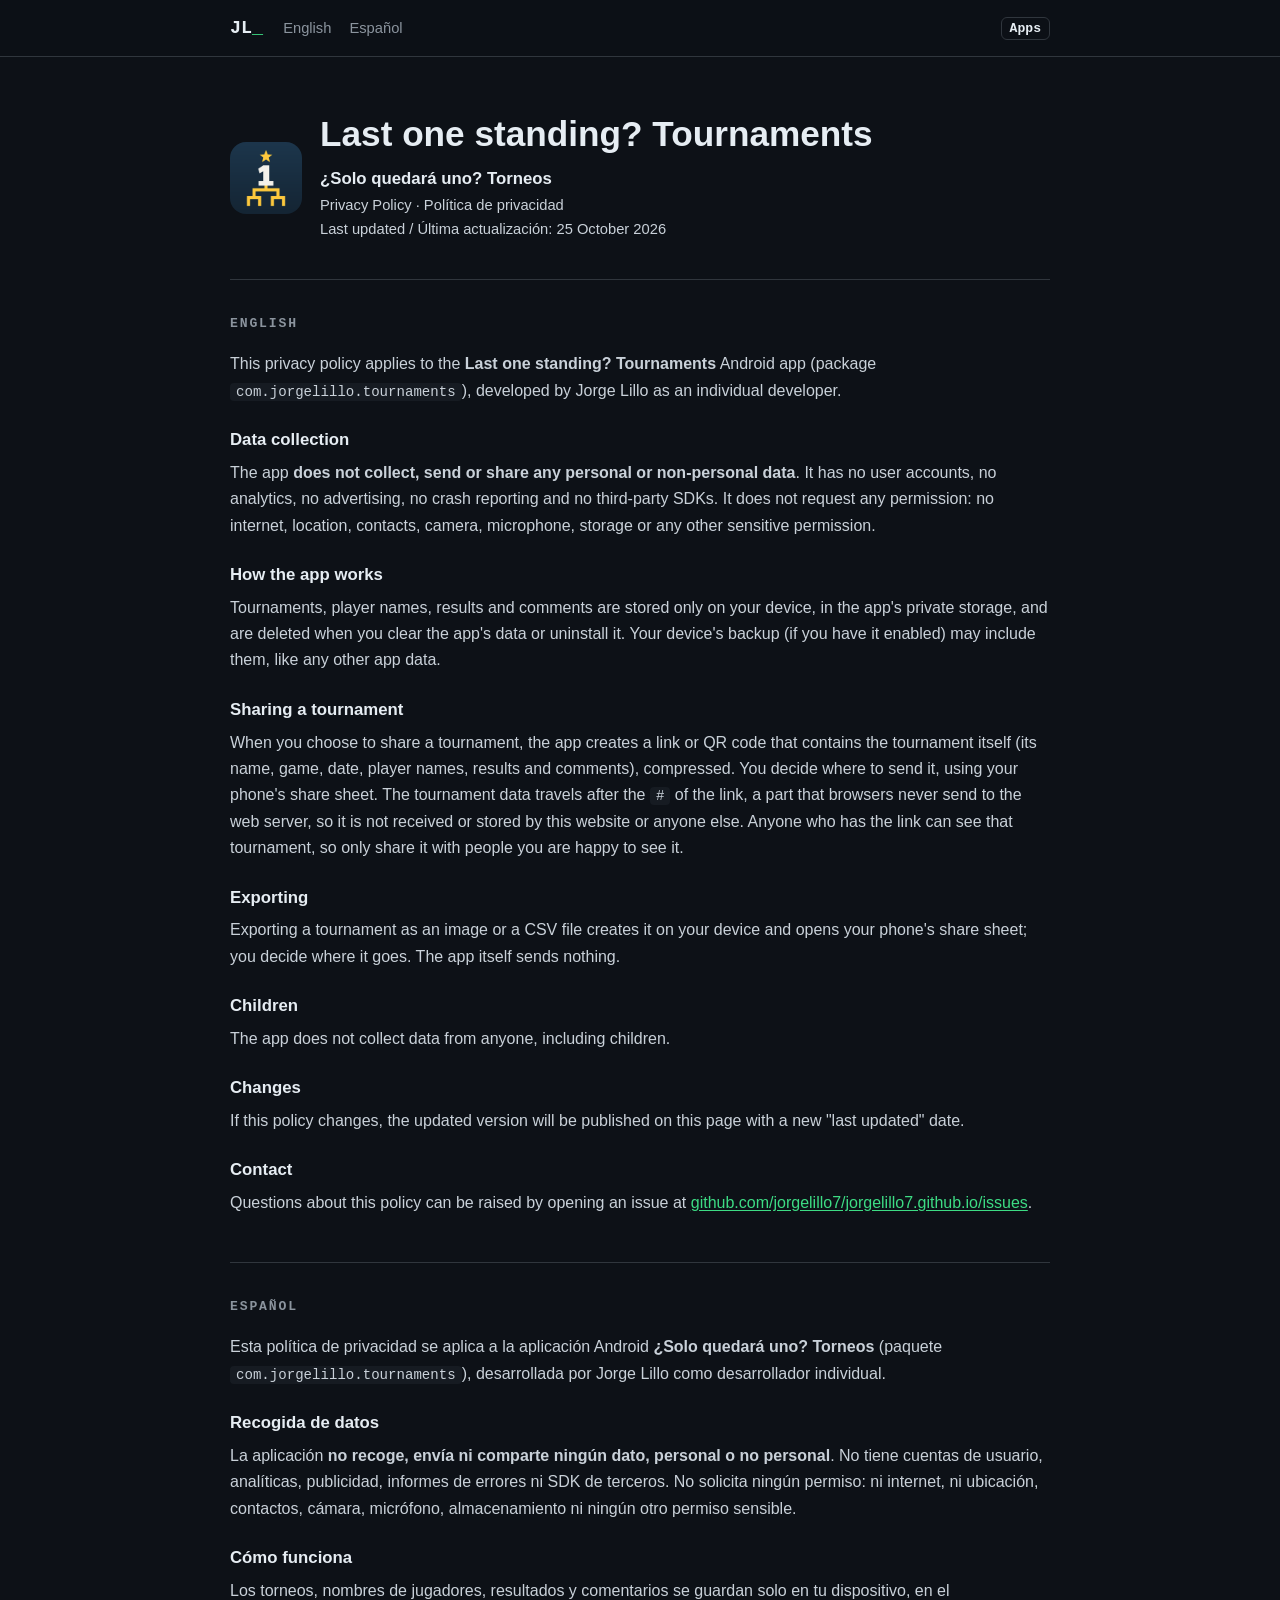
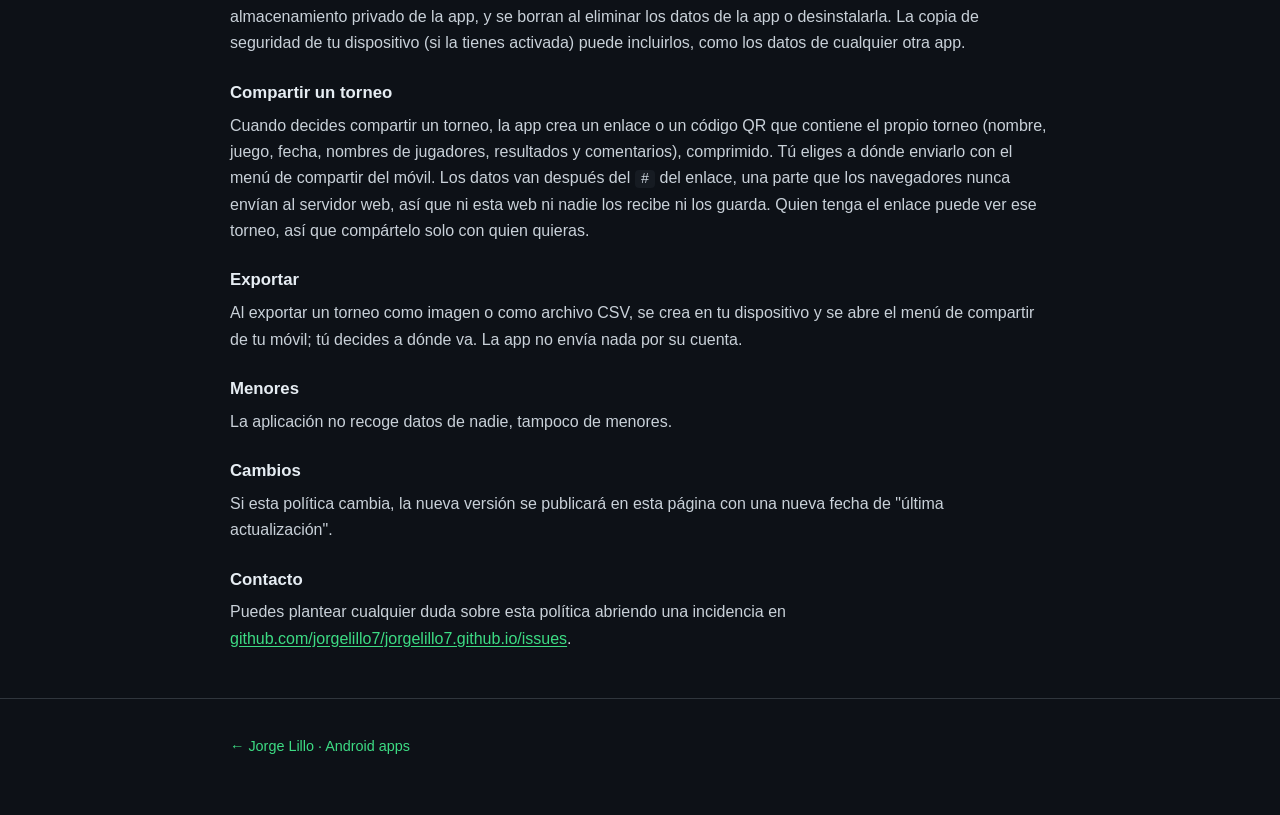
<file: privacy/tournaments/index.html>
<!doctype html>
<html lang="en">
<head>
<meta charset="utf-8">
<meta name="viewport" content="width=device-width, initial-scale=1">
<title>Last one standing? Tournaments — Privacy Policy · Política de privacidad</title>
<meta name="description" content="Privacy policy of Last one standing? Tournaments, an Android app by Jorge Lillo: what it stores, what it sends and what it never collects. Política de privacidad.">
<link rel="canonical" href="https://jorgelillo7.github.io/privacy/tournaments/">
<meta name="color-scheme" content="dark">
<link rel="icon" href="/assets/favicon.png">
<link rel="stylesheet" href="/assets/site.css">
</head>
<body>
<header class="top">
  <div class="wrap">
    <a class="logo" href="/">JL<span>_</span></a>
    <nav class="sections">
      <a href="#en">English</a>
      <a href="#es">Español</a>
    </nav>
    <a class="lang" href="/#apps">Apps</a>
  </div>
</header>

<main class="wrap policy">
  <div class="policy-head">
    <img src="/assets/apps/tournaments.png" alt="">
    <div>
      <h1>Last one standing? Tournaments</h1>
      <p class="app-alt" lang="es">¿Solo quedará uno? Torneos</p>
      <p class="muted">Privacy Policy · Política de privacidad<br>Last updated / Última actualización: 25 October 2026</p>
    </div>
  </div>

  <section id="en">
    <h2>English</h2>
    <p>This privacy policy applies to the <strong>Last one standing? Tournaments</strong> Android app
(package <code>com.jorgelillo.tournaments</code>), developed by Jorge Lillo as an
individual developer.</p>

<h3>Data collection</h3>
<p>The app <strong>does not collect, send or share any personal or non-personal data</strong>. It has no user accounts, no analytics, no advertising, no
crash reporting and no third-party SDKs. It does not request any permission: no internet,
location, contacts, camera, microphone, storage or any other sensitive permission.</p>

<h3>How the app works</h3>
<p>Tournaments, player names, results and comments are stored only on your device, in the app's
private storage, and are deleted when you clear the app's data or uninstall it. Your device's
backup (if you have it enabled) may include them, like any other app data.</p>

<h3>Sharing a tournament</h3>
<p>When you choose to share a tournament, the app creates a link or QR code that contains the
tournament itself (its name, game, date, player names, results and comments), compressed. You
decide where to send it, using your phone's share sheet. The tournament data travels after the
<code>#</code> of the link, a part that browsers never send to the web server, so it is not
received or stored by this website or anyone else. Anyone who has the link can see that
tournament, so only share it with people you are happy to see it.</p>

<h3>Exporting</h3>
<p>Exporting a tournament as an image or a CSV file creates it on your device and opens your phone's
share sheet; you decide where it goes. The app itself sends nothing.</p>

<h3>Children</h3>
<p>The app does not collect data from anyone, including children.</p>

<h3>Changes</h3>
<p>If this policy changes, the updated version will be published on this page with a new
"last updated" date.</p>

<h3>Contact</h3>
<p>Questions about this policy can be raised by opening an issue at
<a href="https://github.com/jorgelillo7/jorgelillo7.github.io/issues">github.com/jorgelillo7/jorgelillo7.github.io/issues</a>.</p>
  </section>

  <section id="es" lang="es">
    <h2>Español</h2>
    <p>Esta política de privacidad se aplica a la aplicación Android <strong>¿Solo quedará uno? Torneos</strong> (paquete <code>com.jorgelillo.tournaments</code>), desarrollada por
Jorge Lillo como desarrollador individual.</p>

<h3>Recogida de datos</h3>
<p>La aplicación <strong>no recoge, envía ni comparte ningún dato, personal o no personal</strong>. No tiene cuentas de usuario, analíticas, publicidad, informes de
errores ni SDK de terceros. No solicita ningún permiso: ni internet, ni ubicación, contactos, cámara,
micrófono, almacenamiento ni ningún otro permiso sensible.</p>

<h3>Cómo funciona</h3>
<p>Los torneos, nombres de jugadores, resultados y comentarios se guardan solo en tu dispositivo,
en el almacenamiento privado de la app, y se borran al eliminar los datos de la app o
desinstalarla. La copia de seguridad de tu dispositivo (si la tienes activada) puede incluirlos,
como los datos de cualquier otra app.</p>

<h3>Compartir un torneo</h3>
<p>Cuando decides compartir un torneo, la app crea un enlace o un código QR que contiene el propio
torneo (nombre, juego, fecha, nombres de jugadores, resultados y comentarios), comprimido. Tú
eliges a dónde enviarlo con el menú de compartir del móvil. Los datos van después del
<code>#</code> del enlace, una parte que los navegadores nunca envían al servidor web, así que ni
esta web ni nadie los recibe ni los guarda. Quien tenga el enlace puede ver ese torneo, así que
compártelo solo con quien quieras.</p>

<h3>Exportar</h3>
<p>Al exportar un torneo como imagen o como archivo CSV, se crea en tu dispositivo y se abre el menú
de compartir de tu móvil; tú decides a dónde va. La app no envía nada por su cuenta.</p>

<h3>Menores</h3>
<p>La aplicación no recoge datos de nadie, tampoco de menores.</p>

<h3>Cambios</h3>
<p>Si esta política cambia, la nueva versión se publicará en esta página con una nueva
fecha de "última actualización".</p>

<h3>Contacto</h3>
<p>Puedes plantear cualquier duda sobre esta política abriendo una incidencia en
<a href="https://github.com/jorgelillo7/jorgelillo7.github.io/issues">github.com/jorgelillo7/jorgelillo7.github.io/issues</a>.</p>
  </section>
</main>

<footer>
  <div class="wrap"><a href="/#apps">← Jorge Lillo · Android apps</a></div>
</footer>
</body>
</html>
</file>
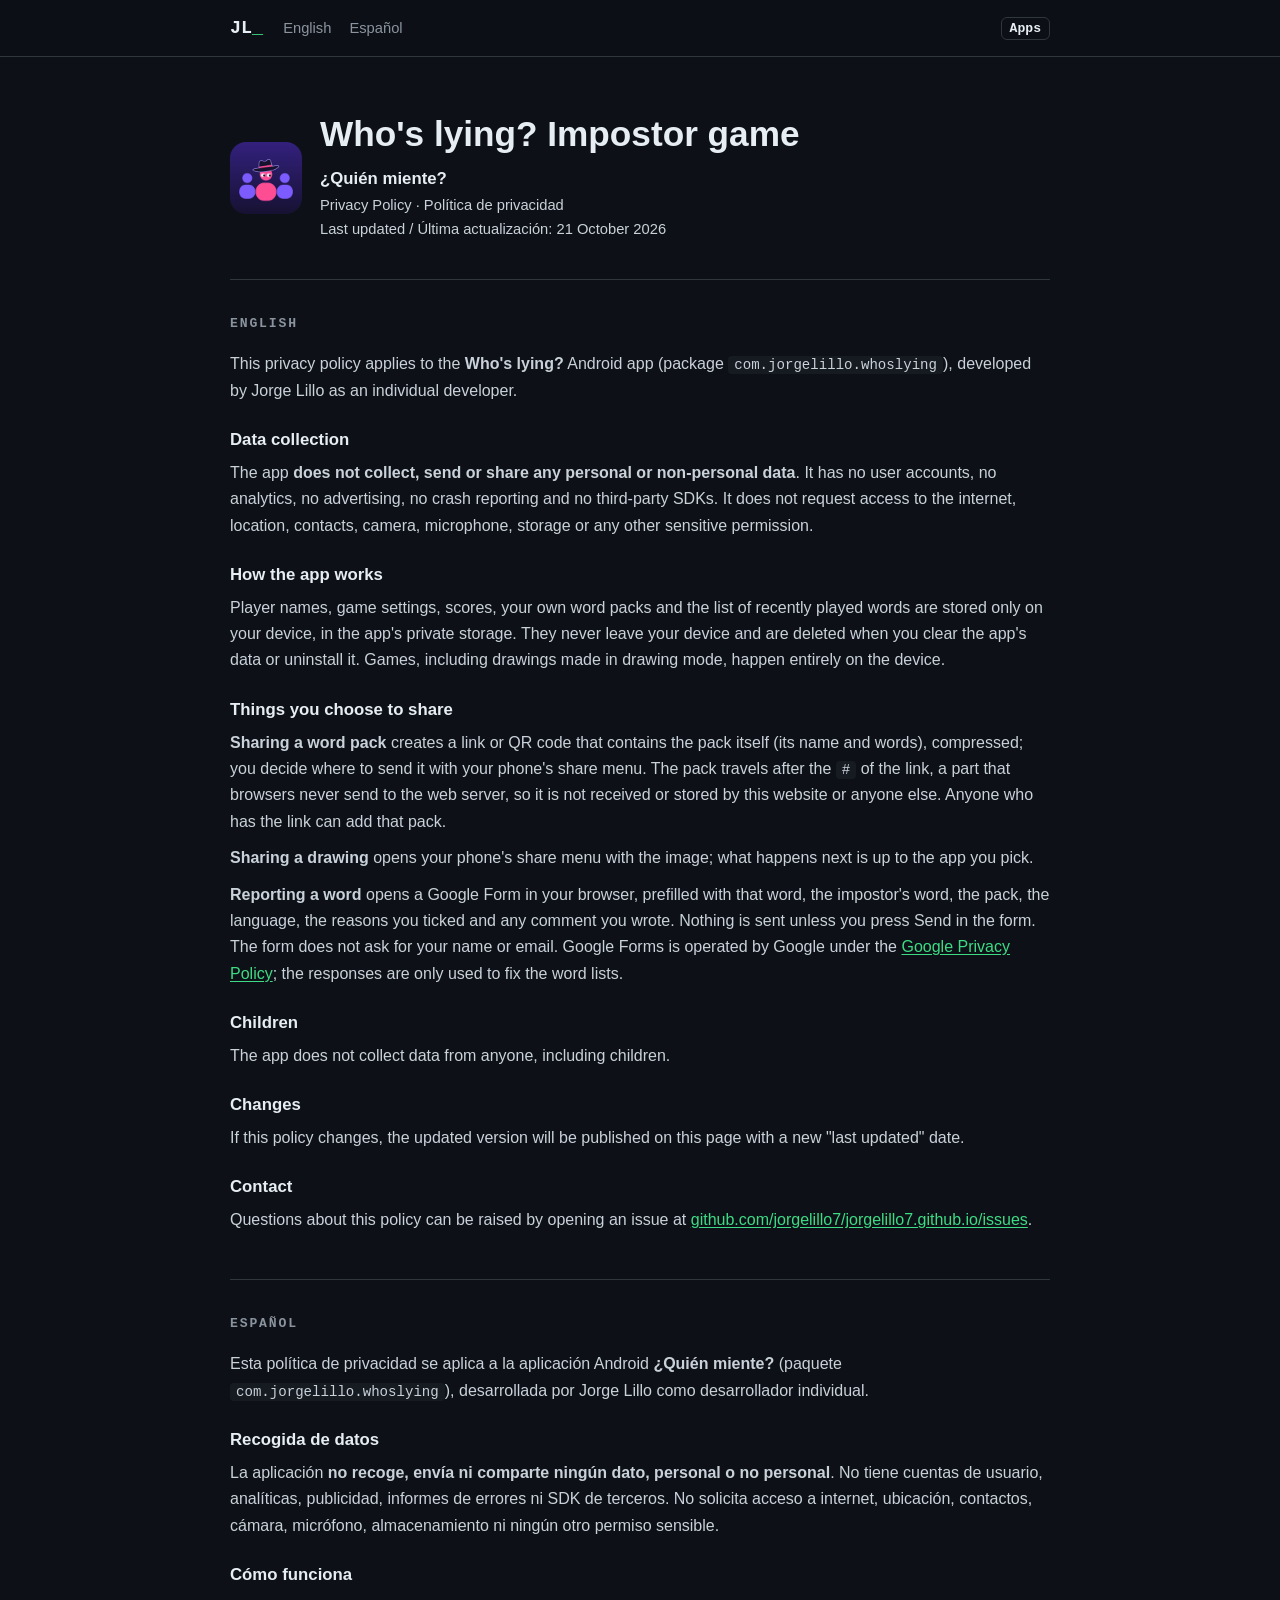
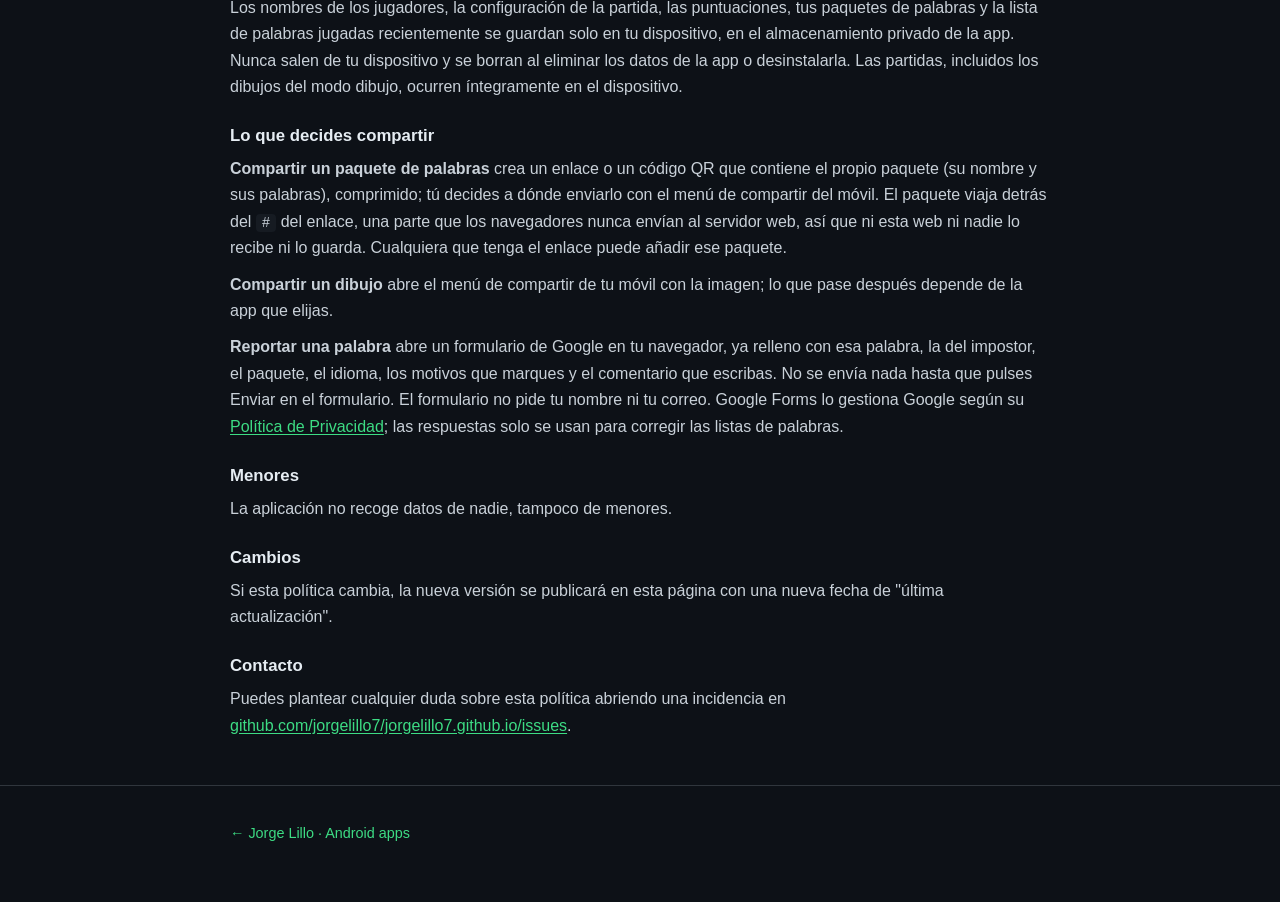
<file: privacy/whos-lying/index.html>
<!doctype html>
<html lang="en">
<head>
<meta charset="utf-8">
<meta name="viewport" content="width=device-width, initial-scale=1">
<title>Who&#39;s lying? Impostor game — Privacy Policy · Política de privacidad</title>
<meta name="description" content="Privacy policy of Who's lying? Impostor game, an Android app by Jorge Lillo: what it stores, what it sends and what it never collects. Política de privacidad.">
<link rel="canonical" href="https://jorgelillo7.github.io/privacy/whos-lying/">
<meta name="color-scheme" content="dark">
<link rel="icon" href="/assets/favicon.png">
<link rel="stylesheet" href="/assets/site.css">
</head>
<body>
<header class="top">
  <div class="wrap">
    <a class="logo" href="/">JL<span>_</span></a>
    <nav class="sections">
      <a href="#en">English</a>
      <a href="#es">Español</a>
    </nav>
    <a class="lang" href="/#juegos">Apps</a>
  </div>
</header>

<main class="wrap policy">
  <div class="policy-head">
    <img src="/assets/apps/whos-lying.png" alt="">
    <div>
      <h1>Who's lying? Impostor game</h1>
      <p class="app-alt" lang="es">¿Quién miente?</p>
      <p class="muted">Privacy Policy · Política de privacidad<br>Last updated / Última actualización: 21 October 2026</p>
    </div>
  </div>

  <section id="en">
    <h2>English</h2>
    <p>This privacy policy applies to the <strong>Who's lying?</strong> Android app
(package <code>com.jorgelillo.whoslying</code>), developed by Jorge Lillo as an
individual developer.</p>

<h3>Data collection</h3>
<p>The app <strong>does not collect, send or share any personal or non-personal data</strong>. It has no user accounts, no analytics, no advertising, no
crash reporting and no third-party SDKs. It does not request access to the internet,
location, contacts, camera, microphone, storage or any other sensitive permission.</p>

<h3>How the app works</h3>
<p>Player names, game settings, scores, your own word packs and the list of recently played words
are stored only on your device, in the app's private storage. They never leave your device and are
deleted when you clear the app's data or uninstall it. Games, including drawings made in drawing
mode, happen entirely on the device.</p>

<h3>Things you choose to share</h3>
<p><strong>Sharing a word pack</strong> creates a link or QR code that contains the pack itself (its
name and words), compressed; you decide where to send it with your phone's share menu. The pack
travels after the <code>#</code> of the link, a part that browsers never send to the web server, so it
is not received or stored by this website or anyone else. Anyone who has the link can add that pack.</p>
<p><strong>Sharing a drawing</strong> opens your phone's share menu with the image; what happens next
is up to the app you pick.</p>
<p><strong>Reporting a word</strong> opens a Google Form in your browser, prefilled with that word, the
impostor's word, the pack, the language, the reasons you ticked and any comment you wrote. Nothing is
sent unless you press Send in the form. The form does not ask for your name or email. Google Forms
is operated by Google under the
<a href="https://policies.google.com/privacy">Google Privacy Policy</a>; the responses are only used to
fix the word lists.</p>

<h3>Children</h3>
<p>The app does not collect data from anyone, including children.</p>

<h3>Changes</h3>
<p>If this policy changes, the updated version will be published on this page with a new
"last updated" date.</p>

<h3>Contact</h3>
<p>Questions about this policy can be raised by opening an issue at
<a href="https://github.com/jorgelillo7/jorgelillo7.github.io/issues">github.com/jorgelillo7/jorgelillo7.github.io/issues</a>.</p>
  </section>

  <section id="es" lang="es">
    <h2>Español</h2>
    <p>Esta política de privacidad se aplica a la aplicación Android <strong>¿Quién miente?</strong>
(paquete <code>com.jorgelillo.whoslying</code>), desarrollada por Jorge Lillo como desarrollador
individual.</p>

<h3>Recogida de datos</h3>
<p>La aplicación <strong>no recoge, envía ni comparte ningún dato, personal o no personal</strong>. No tiene cuentas de usuario, analíticas, publicidad, informes de
errores ni SDK de terceros. No solicita acceso a internet, ubicación, contactos, cámara,
micrófono, almacenamiento ni ningún otro permiso sensible.</p>

<h3>Cómo funciona</h3>
<p>Los nombres de los jugadores, la configuración de la partida, las puntuaciones, tus paquetes de
palabras y la lista de palabras jugadas recientemente se guardan solo en tu dispositivo, en el
almacenamiento privado de la app. Nunca salen de tu dispositivo y se borran al eliminar los datos de
la app o desinstalarla. Las partidas, incluidos los dibujos del modo dibujo, ocurren íntegramente en
el dispositivo.</p>

<h3>Lo que decides compartir</h3>
<p><strong>Compartir un paquete de palabras</strong> crea un enlace o un código QR que contiene el
propio paquete (su nombre y sus palabras), comprimido; tú decides a dónde enviarlo con el menú de
compartir del móvil. El paquete viaja detrás del <code>#</code> del enlace, una parte que los
navegadores nunca envían al servidor web, así que ni esta web ni nadie lo recibe ni lo guarda.
Cualquiera que tenga el enlace puede añadir ese paquete.</p>
<p><strong>Compartir un dibujo</strong> abre el menú de compartir de tu móvil con la imagen; lo que
pase después depende de la app que elijas.</p>
<p><strong>Reportar una palabra</strong> abre un formulario de Google en tu navegador, ya relleno con
esa palabra, la del impostor, el paquete, el idioma, los motivos que marques y el comentario que
escribas. No se envía nada hasta que pulses Enviar en el formulario. El formulario no pide tu nombre
ni tu correo. Google Forms lo gestiona Google según su
<a href="https://policies.google.com/privacy">Política de Privacidad</a>; las respuestas solo se usan
para corregir las listas de palabras.</p>

<h3>Menores</h3>
<p>La aplicación no recoge datos de nadie, tampoco de menores.</p>

<h3>Cambios</h3>
<p>Si esta política cambia, la nueva versión se publicará en esta página con una nueva
fecha de "última actualización".</p>

<h3>Contacto</h3>
<p>Puedes plantear cualquier duda sobre esta política abriendo una incidencia en
<a href="https://github.com/jorgelillo7/jorgelillo7.github.io/issues">github.com/jorgelillo7/jorgelillo7.github.io/issues</a>.</p>
  </section>
</main>

<footer>
  <div class="wrap"><a href="/#juegos">← Jorge Lillo · Android apps</a></div>
</footer>
</body>
</html>
</file>
<file: assets/site.css>
:root {
  --bg: #0d1117;
  --panel: #161b22;
  --panel-2: #1c2330;
  --line: #30363d;
  --text: #e6edf3;
  --muted: #8b949e;
  --text-2: #c9d1d9;
  --accent: #3ddc84;
  --accent-soft: rgba(61, 220, 132, 0.12);
  --mono: ui-monospace, SFMono-Regular, Menlo, Consolas, monospace;
  --sans: -apple-system, BlinkMacSystemFont, "Segoe UI", Roboto, "Helvetica Neue", Arial, sans-serif;
  color-scheme: dark;
}

* { box-sizing: border-box; }
@media (prefers-reduced-motion: no-preference) {
  html { scroll-behavior: smooth; }
}
body {
  margin: 0;
  background: var(--bg);
  color: var(--text);
  font: 1rem/1.65 var(--sans);
  -webkit-font-smoothing: antialiased;
}
a { color: var(--accent); text-decoration: none; }
a:hover { text-decoration: underline; }
/* Links inside running text are underlined, so colour is not the only cue. */
p a, li a, .muted a { text-decoration: underline; text-underline-offset: 2px; }
:focus-visible { outline: 2px solid var(--accent); outline-offset: 2px; }
.skip { position: absolute; left: -9999px; top: 8px; z-index: 20; background: var(--accent); color: var(--bg); padding: 8px 14px; border-radius: 6px; }
.skip:focus { left: 8px; }
img { max-width: 100%; }

.wrap { max-width: 860px; margin: 0 auto; padding: 0 20px; }

/* Header */
header.top {
  position: sticky; top: 0; z-index: 10;
  background: rgba(13, 17, 23, 0.85);
  backdrop-filter: blur(8px);
  border-bottom: 1px solid var(--line);
}
header.top .wrap { display: flex; align-items: center; gap: 20px; height: 56px; }
.logo { font: 700 1.15rem var(--mono); color: var(--text); }
.logo span { color: var(--accent); }
nav.sections { display: flex; gap: 18px; flex: 1; overflow-x: auto; font-size: 0.92rem;
  mask-image: linear-gradient(to right, #000 calc(100% - 24px), transparent); }
nav.sections a { color: var(--muted); white-space: nowrap; padding-block: 8px; }
nav.sections a:hover { color: var(--text); text-decoration: none; }
.lang { font: 600 0.82rem var(--mono); border: 1px solid var(--line); border-radius: 6px; padding: 3px 8px; color: var(--text); }
.lang:hover { border-color: var(--accent); text-decoration: none; }

/* Hero */
.hero { padding: 72px 0 40px; }
.prompt { font: 0.95rem var(--mono); color: var(--accent); margin: 0 0 12px; }
.hero h1 { font-size: clamp(2.2rem, 6vw, 3.2rem); line-height: 1.1; margin: 0; letter-spacing: -0.02em; }
.hero .role { font-size: 1.15rem; margin: 14px 0 6px; }
.hero .focus { color: var(--muted); margin: 0; }
.links { display: flex; flex-wrap: wrap; gap: 10px; margin-top: 26px; }
.btn {
  display: inline-flex; align-items: center; gap: 8px;
  border: 1px solid var(--line); border-radius: 8px; padding: 8px 14px;
  color: var(--text); font-size: 0.95rem; background: var(--panel);
}
.btn:hover { border-color: var(--accent); text-decoration: none; }
.btn svg { width: 18px; height: 18px; fill: currentColor; }

/* Sections */
section { padding: 36px 0; border-top: 1px solid var(--line); scroll-margin-top: 64px; }
h2 {
  font: 600 0.82rem var(--mono); text-transform: uppercase; letter-spacing: 0.14em;
  color: var(--muted); margin: 0 0 20px;
}
h2 .pin { color: var(--accent); }
.card { background: var(--panel); border: 1px solid var(--line); border-radius: 12px; padding: 20px; }
.muted { color: var(--muted); }
.tags { display: flex; flex-wrap: wrap; gap: 8px; margin: 12px 0 0; padding: 0; list-style: none; }
.tags li { font: 0.8rem var(--mono); background: var(--accent-soft); color: var(--accent); border-radius: 999px; padding: 2px 10px; }

/* Pinned apps */
.apps { display: grid; gap: 14px; }
.app { display: flex; gap: 18px; align-items: flex-start; border-color: rgba(61, 220, 132, 0.45); }
.app img { width: 72px; height: 72px; border-radius: 16px; flex: none; }
.app h3 { margin: 0 0 4px; font-size: 1.15rem; }
/* A title with a status badge beside it ("Coming soon"). */
.app header { display: flex; flex-wrap: wrap; align-items: center; gap: 4px 10px; margin: 0 0 4px; }
.app header h3 { margin: 0; }
.soon { font: 0.78rem var(--mono); background: var(--accent-soft); color: var(--accent); border-radius: 999px; padding: 2px 10px; }
.app p { margin: 0 0 10px; color: var(--muted); }
.app .stories { margin: 0 0 10px; padding-left: 18px; color: var(--muted); }
.app .stories li { margin: 2px 0; }
.app .actions { display: flex; flex-wrap: wrap; gap: 16px; font-size: 0.92rem; }
.next { font: 0.88rem var(--mono); color: var(--muted); margin: 14px 0 0; }

/* Timeline */
.timeline { list-style: none; margin: 0; padding: 0; position: relative; }
.timeline::before { content: ""; position: absolute; left: 6px; top: 8px; bottom: 8px; width: 2px; background: var(--line); }
.timeline > li { position: relative; padding: 0 0 26px 30px; }
.timeline > li::before {
  content: ""; position: absolute; left: 0; top: 7px; width: 14px; height: 14px;
  border-radius: 50%; background: var(--bg); border: 2px solid var(--accent);
}
.timeline .company { font-weight: 700; font-size: 1.05rem; }
.timeline .when { font: 0.85rem var(--mono); color: var(--muted); }
.role-item { margin-top: 10px; }
.role-item .title { font-weight: 600; }
.role-item ul { margin: 6px 0 0; padding-left: 18px; color: var(--text-2); }
.role-item li { margin: 3px 0; }

/* Projects */
.grid { display: grid; grid-template-columns: repeat(auto-fit, minmax(240px, 1fr)); gap: 14px; }
.project h3 { margin: 0 0 6px; font-size: 1.02rem; font-family: var(--mono); }
.project p { margin: 0; color: var(--muted); font-size: 0.95rem; }
.archive-note { margin: 22px 0 0; }
.archive { margin: 18px 0 0; padding-left: 18px; color: var(--muted); }
.archive li { margin: 4px 0; }

/* Privacy policies */
.policy-head { display: flex; gap: 18px; align-items: center; padding: 48px 0 28px; }
.policy-head img { width: 72px; height: 72px; border-radius: 16px; flex: none; }
.policy-head h1 { margin: 0; font-size: clamp(1.6rem, 5vw, 2.2rem); }
.policy-head p { margin: 6px 0 0; font-size: 0.92rem; }
.policy-head .app-alt { margin: 2px 0 0; font-size: 1.05rem; font-weight: 600; color: var(--text); }
.policy h3 { margin: 22px 0 6px; font-size: 1.05rem; }
.policy p { margin: 0 0 10px; color: var(--text-2); }
.policy code { font-family: var(--mono); font-size: 0.88em; background: var(--panel); padding: 1px 6px; border-radius: 4px; }

footer { padding: 36px 0 56px; border-top: 1px solid var(--line); color: var(--muted); font-size: 0.9rem; }

@media (max-width: 560px) {
  header.top .wrap { gap: 12px; }
  nav.sections { gap: 14px; font-size: 0.85rem; }
  .hero { padding-top: 48px; }
  .app { flex-direction: column; }
}

/* Apps / games tabs on the home page. [hidden] wins over the lists' display: grid. */
[hidden] { display: none !important; }
.tabs { display: flex; gap: 8px; margin: 0 0 16px; }
.tabs [role="tab"] { font: inherit; font-weight: 600; color: var(--muted); background: var(--panel); border: 1px solid var(--line);
  border-radius: 999px; padding: 8px 18px; cursor: pointer; }
.tabs [role="tab"][aria-selected="true"] { color: var(--bg); background: var(--accent); border-color: var(--accent); }
.tabs .n { opacity: .7; font-weight: 500; margin-left: 4px; }
.catalog .apps + .apps { margin-top: 14px; }
.anchor { display: block; }
</file>
